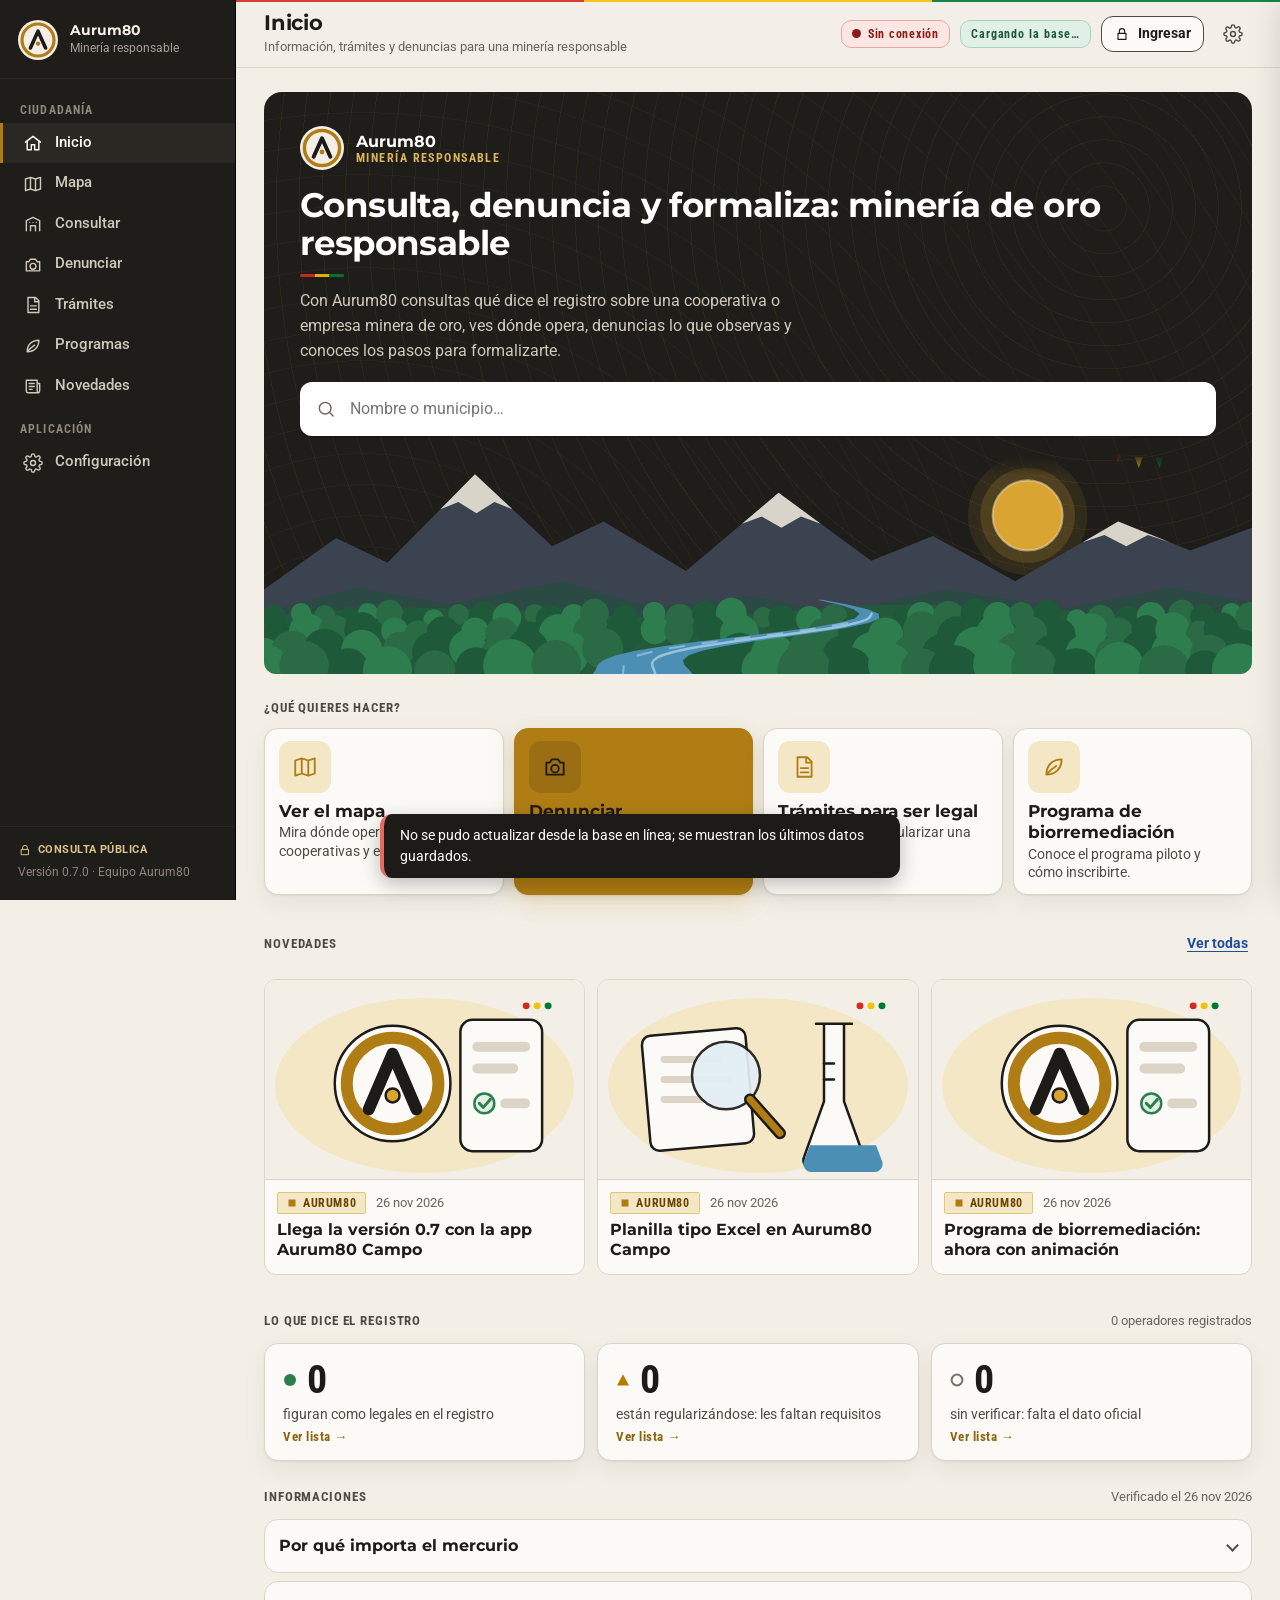
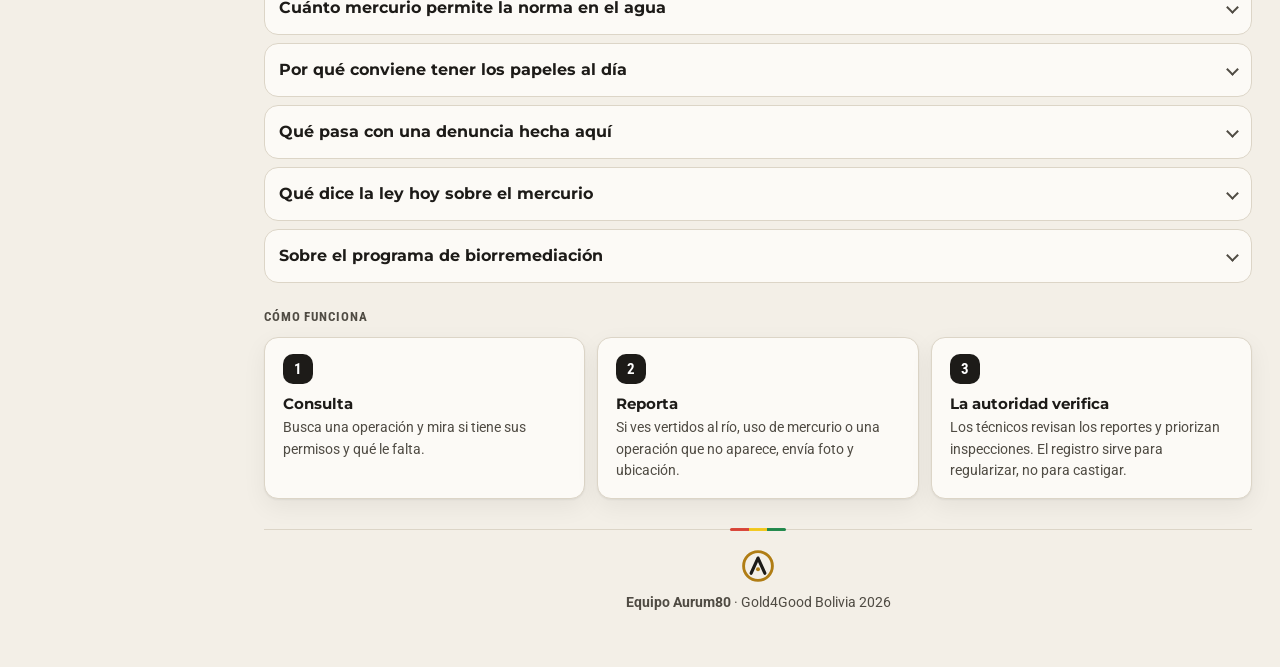
<file: index.html>
<!doctype html>
<html lang="es">
<head>
  <meta charset="utf-8">
  <meta name="viewport" content="width=device-width, initial-scale=1">
  <meta name="theme-color" content="#1F1D1A">
  <meta name="description" content="Información, trámites y denuncias para una minería responsable en Bolivia.">
  <link rel="manifest" href="manifest.webmanifest">
  <link rel="icon" type="image/png" href="icons/favicon-32.png">
  <link rel="apple-touch-icon" href="icons/apple-touch-icon.png">
  <meta name="apple-mobile-web-app-capable" content="yes">
  <meta name="mobile-web-app-capable" content="yes">
  <meta name="apple-mobile-web-app-title" content="Aurum80">
  <meta name="apple-mobile-web-app-status-bar-style" content="black">
  <title>Aurum80 · Minería responsable en Bolivia</title>
  <link rel="stylesheet" href="css/fonts.css">
  <link rel="stylesheet" href="js/vendor/leaflet/leaflet.css">
  <link rel="stylesheet" href="css/base.css">
  <link rel="stylesheet" href="css/components.css">
  <link rel="stylesheet" href="css/public.css">
  <link rel="stylesheet" href="css/acceso.css">
  <link rel="stylesheet" href="css/deteccion.css">
  <link rel="stylesheet" href="css/publico2.css">
  <link rel="stylesheet" href="css/autoridad.css">
  <link rel="stylesheet" href="css/ilustraciones.css">
  <link rel="stylesheet" href="css/animacion.css">
  <link rel="stylesheet" href="css/novedades.css">
  <link rel="stylesheet" href="css/motion.css">
</head>
<body>
  <a class="skip" href="#contenido">Saltar al contenido</a>
  <div id="app" class="app"></div>
  <noscript><p style="padding:24px">Esta aplicación necesita JavaScript.</p></noscript>

  <!-- Librerías (incluidas en el repositorio: funciona sin conexión) -->
  <script src="js/vendor/leaflet/leaflet.js"></script>
  <script src="js/vendor/xlsx.mini.min.js"></script>

  <!-- Configuración y núcleo (el orden importa) -->
  <script src="js/config/config.js"></script>
  <script src="js/core/util.js"></script>
  <script src="js/core/scoring.js"></script>
  <script src="js/core/importer.js"></script>
  <script src="js/core/api.js"></script>
  <script src="js/core/auth.js"></script>
  <script src="js/data/seed.js"></script>
  <script src="js/data/rios.js"></script>
  <script src="js/data/hidro-zona.js"></script>
  <script src="js/data/normativa.js"></script>
  <script src="js/data/novedades.js"></script>
  <script src="js/core/store.js"></script>
  <script src="js/core/ui.js"></script>
  <script src="js/core/charts.js"></script>
  <script src="js/core/basemap.js"></script>
  <script src="js/core/hidro.js"></script>
  <script src="js/core/pwa.js"></script>
  <script src="js/core/motion.js"></script>
  <script src="js/core/app.js"></script>

  <!-- Módulos: cada archivo registra una sección. Para quitar una, borre su línea. -->
  <script src="js/modules/detalle.js"></script>
  <script src="js/modules/inicio.js"></script>
  <script src="js/modules/resumen.js"></script>
  <script src="js/modules/mapa.js"></script>
  <script src="js/modules/operadores.js"></script>
  <script src="js/modules/pasivos.js"></script>
  <script src="js/modules/denuncias.js"></script>
  <script src="js/modules/datos.js"></script>
  <script src="js/modules/registro.js"></script>
  <script src="js/modules/buzon.js"></script>
  <script src="js/modules/deteccion.js"></script>
  <script src="js/modules/tramites.js"></script>
  <script src="js/modules/programas.js"></script>
  <script src="js/modules/novedades.js"></script>
  <script src="js/modules/miestado.js"></script>
  <script src="js/modules/solicitudes.js"></script>
  <script src="js/modules/monitoreo.js"></script>
  <script src="js/modules/riesgos.js"></script>
  <script src="js/modules/muestras.js"></script>
  <script src="js/modules/configuracion.js"></script>
  <script src="js/modules/ingresar.js"></script>
</body>
</html>
</file>
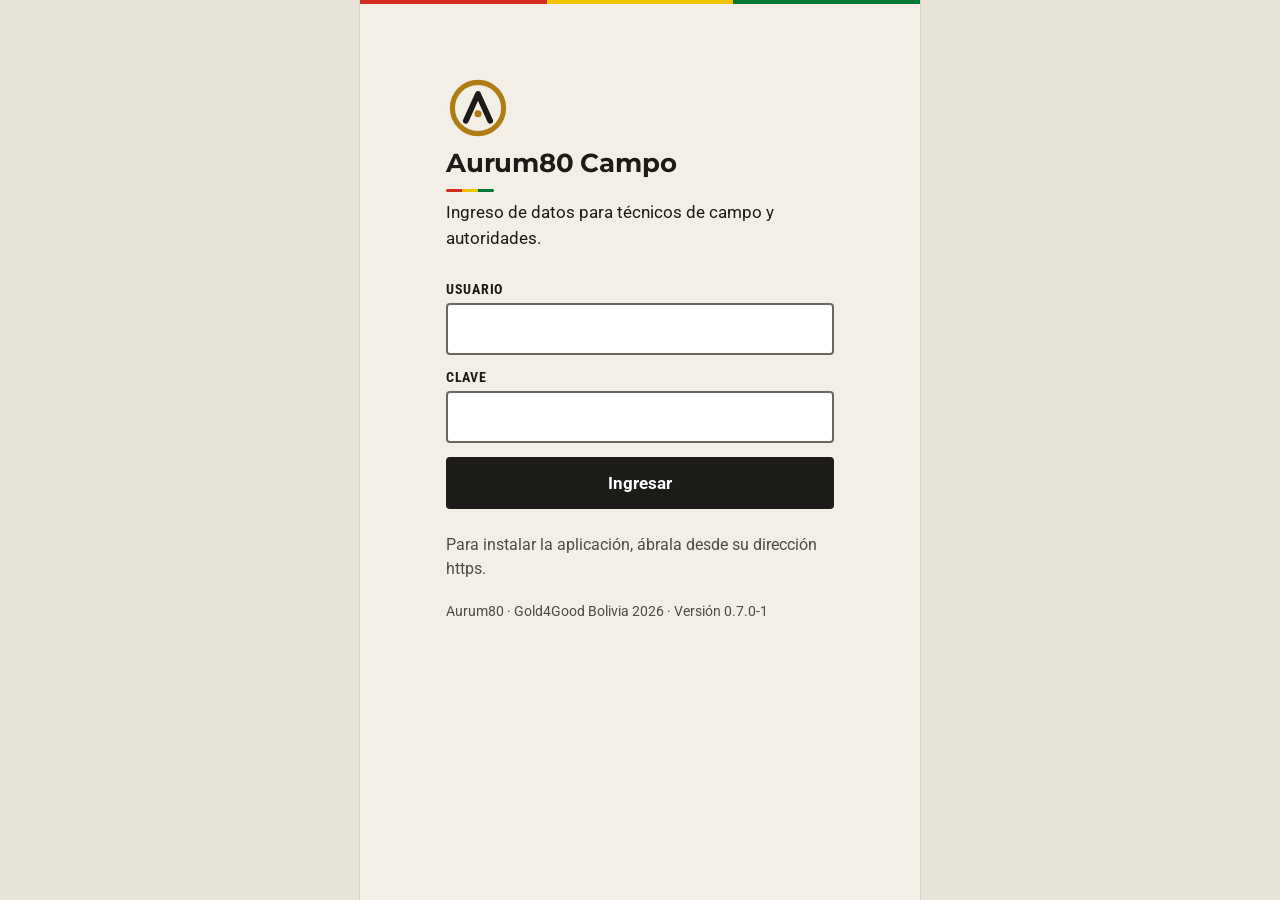
<file: campo/index.html>
<!doctype html>
<html lang="es-BO">
<head>
  <meta charset="utf-8">
  <meta name="viewport" content="width=device-width, initial-scale=1, viewport-fit=cover">
  <title>Aurum80 Campo</title>
  <meta name="description" content="Herramienta de campo de Aurum80 para técnicos: muestras, fichas y ubicación, también sin señal.">
  <meta name="theme-color" content="#1D1B18">
  <link rel="manifest" href="manifest.webmanifest">
  <link rel="icon" type="image/png" href="icons/favicon-32.png">
  <link rel="apple-touch-icon" href="icons/apple-touch-icon.png">
  <meta name="apple-mobile-web-app-capable" content="yes">
  <meta name="mobile-web-app-capable" content="yes">
  <meta name="apple-mobile-web-app-title" content="Aurum80 Campo">
  <meta name="apple-mobile-web-app-status-bar-style" content="black-translucent">
  <link rel="stylesheet" href="../css/fonts.css">
  <link rel="stylesheet" href="../css/base.css">
  <link rel="stylesheet" href="../css/components.css">
  <link rel="stylesheet" href="css/campo.css">
</head>
<body class="campo">
  <a class="skip" href="#c-main">Saltar al contenido</a>
  <div id="c-root" class="c-root">
    <noscript><p class="c-noscript">Esta aplicación necesita JavaScript para funcionar.</p></noscript>
  </div>

  <script src="../js/config/config.js"></script>
  <script src="../js/core/util.js"></script>
  <script src="../js/core/importer.js"></script>
  <script src="../js/core/api.js"></script>
  <script src="../js/core/auth.js"></script>
  <script src="../js/core/ui.js"></script>
  <script src="../js/core/pwa.js"></script>
  <script src="../js/core/hgsense.js"></script>
  <script src="js/campo.js"></script>
  <script src="js/muestra.js"></script>
  <script src="js/fichas.js"></script>
  <script src="js/planilla.js"></script>
  <script src="js/arranque.js"></script>
</body>
</html>
</file>
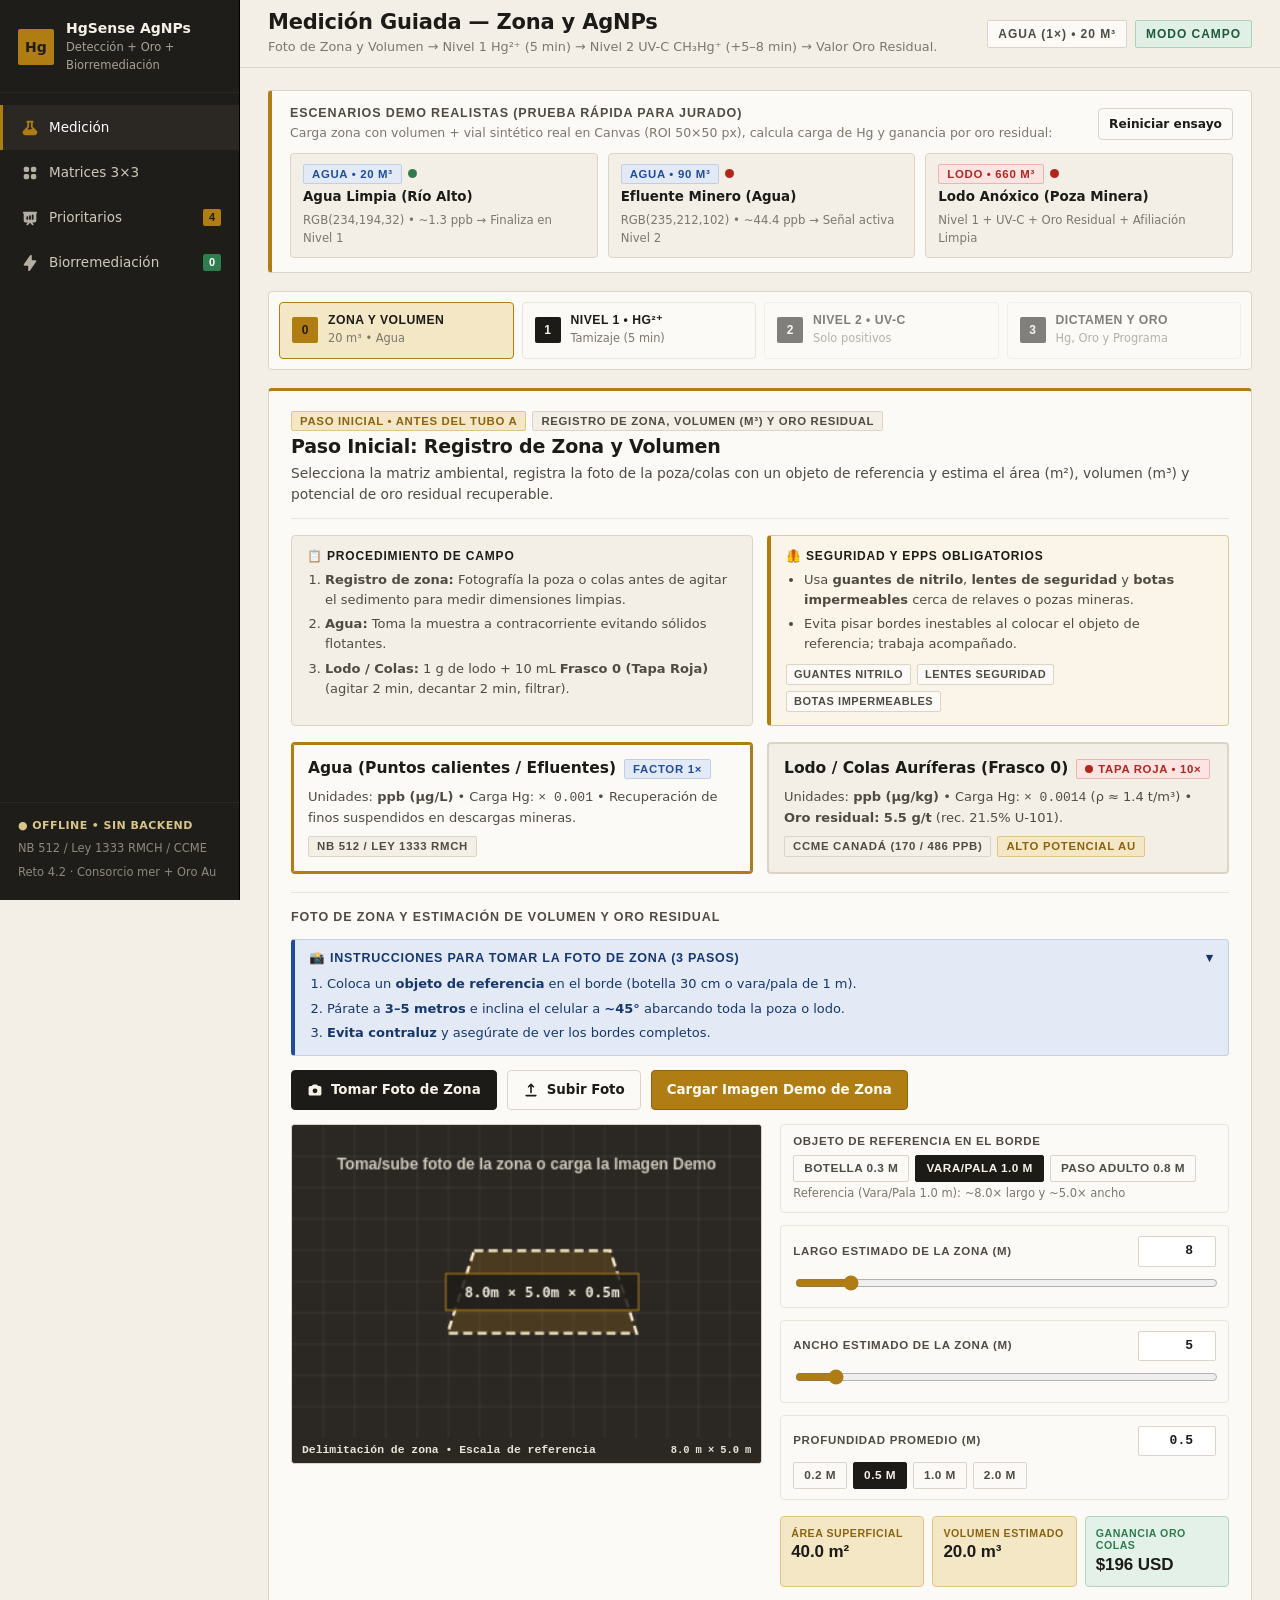
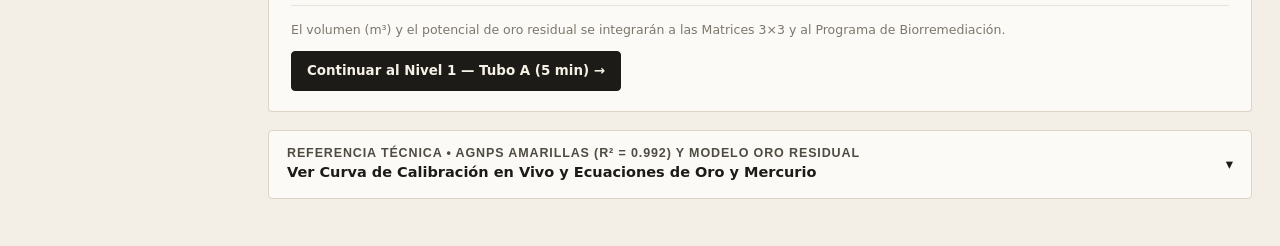
<file: nuevos apuntes/Hg-identificator-main/Hg-identificator-main/index.html>
<!DOCTYPE html>
<html lang="es">
<head>
  <meta charset="UTF-8" />
  <meta name="viewport" content="width=device-width, initial-scale=1.0, viewport-fit=cover" />
  <meta name="theme-color" content="#1F1D1A" />
  <meta name="description" content="HgSense AgNPs — Colorimetría portátil de Hg²⁺ y CH₃Hg⁺, Matriz de Riesgos 3×3, Matriz de Oportunidad de Oro Residual en Colas y Programa de Biorremediación con Tecnologías Limpias (Reto 4.2)." />
  <meta name="apple-mobile-web-app-capable" content="yes" />
  <meta name="apple-mobile-web-app-status-bar-style" content="black-translucent" />
  <meta name="apple-mobile-web-app-title" content="HgSense AgNPs" />
  <title>HgSense AgNPs — Monitoreo, Oro Residual y Biorremediación</title>

  <link rel="icon" type="image/svg+xml" href="data:image/svg+xml,%3Csvg xmlns='http://www.w3.org/2000/svg' viewBox='0 0 64 64'%3E%3Crect width='64' height='64' rx='6' fill='%231F1D1A'/%3E%3Crect x='8' y='8' width='48' height='48' rx='3' fill='%23B07D14'/%3E%3Ctext x='32' y='41' text-anchor='middle' font-family='sans-serif' font-weight='700' font-size='26' fill='%231F1D1A'%3EHg%3C/text%3E%3C/svg%3E" />
  <link rel="manifest" href="data:application/manifest+json,%7B%22name%22%3A%22HgSense%20AgNPs%22%2C%22short_name%22%3A%22HgSense%22%2C%22start_url%22%3A%22.%2F%22%2C%22display%22%3A%22standalone%22%2C%22background_color%22%3A%22%23F3EFE7%22%2C%22theme_color%22%3A%22%231F1D1A%22%7D" />

  <link rel="stylesheet" href="styles.css?v=4" />
</head>
<body>
  <a class="skip" href="#mainContent">Saltar al contenido principal</a>

  <div class="app">
    <!-- ==================== NAVEGACIÓN PRINCIPAL ==================== -->
    <aside class="side" aria-label="Navegación principal">
      <div class="brand">
        <div class="brand__mark" aria-hidden="true">Hg</div>
        <div>
          <div class="brand__name">HgSense AgNPs</div>
          <div class="brand__tag">Detección + Oro + Biorremediación</div>
        </div>
      </div>

      <nav class="nav">
        <a href="#medicion" class="is-active" data-view="measure" id="navMeasure">
          <svg viewBox="0 0 20 20" fill="currentColor" aria-hidden="true"><path fill-rule="evenodd" d="M7 2a1 1 0 00-.707 1.707L7 4.414v3.758a1 1 0 01-.293.707l-4 4C.817 14.769 2.156 18 4.828 18h10.343c2.673 0 4.012-3.231 2.122-5.121l-4-4A1 1 0 0113 8.172V4.414l.707-.707A1 1 0 0013 2H7zm2 6.172V4h2v4.172a3 3 0 00.879 2.12l1.027 1.028a4 4 0 00-2.171.102l-.47.156a4 4 0 01-2.53 0l-.563-.187a1.993 1.993 0 00-.114-.035l1.063-1.063A3 3 0 009 8.172z" clip-rule="evenodd"/></svg>
          <span>Medición</span>
        </a>
        <a href="#matrices" data-view="risks" id="navRisks">
          <svg viewBox="0 0 20 20" fill="currentColor" aria-hidden="true"><path d="M5 3a2 2 0 00-2 2v2a2 2 0 002 2h2a2 2 0 002-2V5a2 2 0 00-2-2H5zM5 11a2 2 0 00-2 2v2a2 2 0 002 2h2a2 2 0 002-2v-2a2 2 0 00-2-2H5zM11 5a2 2 0 012-2h2a2 2 0 012 2v2a2 2 0 01-2 2h-2a2 2 0 01-2-2V5zM11 13a2 2 0 012-2h2a2 2 0 012 2v2a2 2 0 01-2 2h-2a2 2 0 01-2-2v-2z"/></svg>
          <span>Matrices 3×3</span>
        </a>
        <a href="#prioritarios" data-view="priorities" id="navPriorities">
          <svg viewBox="0 0 20 20" fill="currentColor" aria-hidden="true"><path fill-rule="evenodd" d="M3 3a1 1 0 000 2v8a2 2 0 002 2h2.586l-1.293 1.293a1 1 0 101.414 1.414L10 15.414l2.293 2.293a1 1 0 001.414-1.414L12.414 15H15a2 2 0 002-2V5a1 1 0 100-2H3zm11 4a1 1 0 10-2 0v4a1 1 0 102 0V7zm-3 1a1 1 0 10-2 0v3a1 1 0 102 0V8zM8 9a1 1 0 00-2 0v2a1 1 0 102 0V9z" clip-rule="evenodd"/></svg>
          <span>Prioritarios</span>
          <span class="nav-count" id="sitesCountBadge">4</span>
        </a>
        <a href="#biorremediacion" data-view="biorem" id="navBiorem">
          <svg viewBox="0 0 20 20" fill="currentColor" aria-hidden="true"><path fill-rule="evenodd" d="M11.3 1.046A1 1 0 0112 2v5h4a1 1 0 01.82 1.573l-7 10A1 1 0 018 18v-5H4a1 1 0 01-.82-1.573l7-10a1 1 0 011.12-.38z" clip-rule="evenodd"/></svg>
          <span>Biorremediación</span>
          <span class="nav-count nav-count--ok" id="affCountBadge">0</span>
        </a>
      </nav>

      <div class="side__foot">
        <span class="readonly">● Offline • Sin Backend</span>
        <span>NB 512 / Ley 1333 RMCH / CCME</span>
        <span>Reto 4.2 · Consorcio mer + Oro Au</span>
      </div>
    </aside>

    <!-- ==================== ESCENARIO PRINCIPAL ==================== -->
    <div class="stage">
      <header class="topbar">
        <div>
          <h1 id="topbarTitle">Medición Guiada — Zona y AgNPs</h1>
          <p class="topbar__sub" id="topbarSub">Foto de Zona y Volumen → Nivel 1 Hg²⁺ (5 min) → Nivel 2 UV-C CH₃Hg⁺ (+5–8 min) → Valor Oro Residual.</p>
        </div>
        <div class="topbar__right">
          <span class="origin origin--matrix" id="headerMatrixPill">Agua (1×) • 20 m³</span>
          <span class="origin origin--real" id="originBadge">Modo Campo</span>
        </div>
      </header>

      <!-- Pestañas superiores en móvil -->
      <div class="top-tabs" role="tablist" aria-label="Pestañas principales">
        <button type="button" class="is-active" data-view="measure" id="topTabMeasure">Medición</button>
        <button type="button" data-view="risks" id="topTabRisks">Matrices 3×3</button>
        <button type="button" data-view="priorities" id="topTabPriorities">Prioritarios</button>
        <button type="button" data-view="biorem" id="topTabBiorem">Biorrem.</button>
      </div>

      <main class="main" id="mainContent">

        <!-- ================================================================
             PESTAÑA 1: MEDICIÓN (ZONA/VOLUMEN + NIVEL 1 + NIVEL 2 + DICTAMEN)
             ================================================================ -->
        <section id="viewMeasure" class="view is-active">

          <!-- Barra de Escenarios Demo (Modo Jurado) -->
          <section class="demo-strip" aria-label="Escenarios Demo Realistas">
            <div class="demo-strip__top">
              <div>
                <h3>Escenarios Demo Realistas (Prueba Rápida para Jurado)</h3>
                <p class="small muted" style="margin:2px 0 0">Carga zona con volumen + vial sintético real en Canvas (ROI 50×50 px), calcula carga de Hg y ganancia por oro residual:</p>
              </div>
              <button type="button" class="btn btn--sm" id="btnResetSession">Reiniciar ensayo</button>
            </div>
            <div class="demo-grid">
              <button type="button" class="demo-btn" data-demo="clean_water">
                <div class="demo-btn__head">
                  <span class="tag tag--blue">Agua • 20 m³</span>
                  <span class="sem-dot sem-dot--ok" title="Verde"></span>
                </div>
                <strong>Agua Limpia (Río Alto)</strong>
                <small>RGB(234,194,32) • ~1.3 ppb → Finaliza en Nivel 1</small>
              </button>

              <button type="button" class="demo-btn" data-demo="mine_effluent">
                <div class="demo-btn__head">
                  <span class="tag tag--blue">Agua • 90 m³</span>
                  <span class="sem-dot sem-dot--bad" title="Rojo"></span>
                </div>
                <strong>Efluente Minero (Agua)</strong>
                <small>RGB(235,212,102) • ~44.4 ppb → Señal activa Nivel 2</small>
              </button>

              <button type="button" class="demo-btn" data-demo="anoxic_sludge">
                <div class="demo-btn__head">
                  <span class="tag tag--cap-red">Lodo • 660 m³</span>
                  <span class="sem-dot sem-dot--bad" title="Rojo"></span>
                </div>
                <strong>Lodo Anóxico (Poza Minera)</strong>
                <small>Nivel 1 + UV-C + Oro Residual + Afiliación Limpia</small>
              </button>
            </div>
          </section>

          <!-- Stepper de 4 Pasos -->
          <nav class="stepper" aria-label="Pasos de medición">
            <button type="button" class="step-tab is-current" data-step="0" id="stepTab0">
              <span class="step-tab__num">0</span>
              <span class="step-tab__text">
                <strong>Zona y Volumen</strong>
                <small id="stepTab0Sub">Foto + m³ + Matriz</small>
              </span>
            </button>
            <button type="button" class="step-tab" data-step="1" id="stepTab1">
              <span class="step-tab__num">1</span>
              <span class="step-tab__text">
                <strong>Nivel 1 • Hg²⁺</strong>
                <small>Tamizaje (5 min)</small>
              </span>
            </button>
            <button type="button" class="step-tab" data-step="2" id="stepTab2" disabled>
              <span class="step-tab__num">2</span>
              <span class="step-tab__text">
                <strong>Nivel 2 • UV-C</strong>
                <small id="stepTab2Sub">Solo positivos</small>
              </span>
            </button>
            <button type="button" class="step-tab" data-step="3" id="stepTab3" disabled>
              <span class="step-tab__num">3</span>
              <span class="step-tab__text">
                <strong>Dictamen y Oro</strong>
                <small>Hg, Oro y Programa</small>
              </span>
            </button>
          </nav>

          <!-- SEÑAL DE ACTIVACIÓN NIVEL 2 -->
          <div class="level2-signal-banner hidden" id="level2SignalBanner" role="alert" aria-live="assertive">
            <div class="signal-left">
              <span class="signal-beacon" aria-hidden="true"></span>
              <div>
                <span class="signal-kicker" id="signalKicker">SEÑAL DE ACTIVACIÓN — NIVEL 2 HABILITADO</span>
                <p id="signalText"></p>
              </div>
            </div>
            <button type="button" class="btn btn--bad" id="btnSignalGoLevel2">
              Activar Nivel 2 (UV-C 254 nm) →
            </button>
          </div>

          <!-- ==================== PASO INICIAL: MATRIZ + FOTO DE ZONA Y VOLUMEN ==================== -->
          <article class="panel panel--accent" id="stepPanel0">
            <div class="panel__head">
              <div class="panel__title-group">
                <div class="badge-row">
                  <span class="tag tag--gold">Paso Inicial • Antes del Tubo A</span>
                  <span class="tag">Registro de Zona, Volumen (m³) y Oro Residual</span>
                </div>
                <h2>Paso Inicial: Registro de Zona y Volumen</h2>
                <p class="panel__lead">Selecciona la matriz ambiental, registra la foto de la poza/colas con un objeto de referencia y estima el área (m²), volumen (m³) y potencial de oro residual recuperable.</p>
              </div>
            </div>

            <div class="guidance-grid">
              <div class="guide-box">
                <div class="guide-box__title">📋 Procedimiento de Campo</div>
                <ol class="guide-list">
                  <li><strong>Registro de zona:</strong> Fotografía la poza o colas antes de agitar el sedimento para medir dimensiones limpias.</li>
                  <li><strong>Agua:</strong> Toma la muestra a contracorriente evitando sólidos flotantes.</li>
                  <li><strong>Lodo / Colas:</strong> 1 g de lodo + 10 mL <strong>Frasco 0 (Tapa Roja)</strong> (agitar 2 min, decantar 2 min, filtrar).</li>
                </ol>
              </div>
              <div class="guide-box guide-box--safety">
                <div class="guide-box__title">🦺 Seguridad y EPPs Obligatorios</div>
                <ul class="guide-list">
                  <li>Usa <strong>guantes de nitrilo</strong>, <strong>lentes de seguridad</strong> y <strong>botas impermeables</strong> cerca de relaves o pozas mineras.</li>
                  <li>Evita pisar bordes inestables al colocar el objeto de referencia; trabaja acompañado.</li>
                </ul>
                <div class="epp-chips">
                  <span class="epp-chip">Guantes Nitrilo</span>
                  <span class="epp-chip">Lentes Seguridad</span>
                  <span class="epp-chip">Botas Impermeables</span>
                </div>
              </div>
            </div>

            <!-- Selector de Matriz -->
            <div class="matrix-grid" role="radiogroup" aria-label="Tipo de matriz">
              <button type="button" class="matrix-card is-selected" data-matrix="water" id="btnMatrixWater" role="radio" aria-checked="true">
                <div class="matrix-card__head">
                  <span class="matrix-card__title">Agua (Puntos calientes / Efluentes)</span>
                  <span class="tag tag--blue">Factor 1×</span>
                </div>
                <p>Unidades: <strong>ppb (µg/L)</strong> • Carga Hg: <code>× 0.001</code> • Recuperación de finos suspendidos en descargas mineras.</p>
                <div class="badge-row">
                  <span class="tag">NB 512 / Ley 1333 RMCH</span>
                </div>
              </button>

              <button type="button" class="matrix-card" data-matrix="sludge" id="btnMatrixSludge" role="radio" aria-checked="false">
                <div class="matrix-card__head">
                  <span class="matrix-card__title">Lodo / Colas Auríferas (Frasco 0)</span>
                  <span class="tag tag--cap-red"><span class="cap-dot cap-dot--red"></span>Tapa Roja • 10×</span>
                </div>
                <p>Unidades: <strong>ppb (µg/kg)</strong> • Carga Hg: <code>× 0.0014</code> (ρ ≈ 1.4 t/m³) • <strong>Oro residual: 5.5 g/t</strong> (rec. 21.5% U-101).</p>
                <div class="badge-row">
                  <span class="tag">CCME Canadá (170 / 486 ppb)</span>
                  <span class="tag tag--gold">Alto Potencial Au</span>
                </div>
              </button>
            </div>

            <div class="sludge-protocol hidden" id="sludgeReminder" role="note">
              <strong>Protocolo Frasco 0 — Tapa Roja (Factor 10×)</strong>
              1 g de lodo + 10 mL Frasco 0 (agitar 2 min, decantar 2 min, filtrar).
            </div>

            <!-- BLOQUE FOTO DE ZONA Y CÁLCULO DE VOLUMEN -->
            <div class="zone-section">
              <h3>Foto de Zona y Estimación de Volumen y Oro Residual</h3>

              <details class="photo-guide-details" open>
                <summary>
                  <span>📸 Instrucciones para tomar la foto de zona (3 pasos)</span>
                  <span>▾</span>
                </summary>
                <ol>
                  <li>Coloca un <strong>objeto de referencia</strong> en el borde (botella 30 cm o vara/pala de 1 m).</li>
                  <li>Párate a <strong>3–5 metros</strong> e inclina el celular a <strong>~45°</strong> abarcando toda la poza o lodo.</li>
                  <li><strong>Evita contraluz</strong> y asegúrate de ver los bordes completos.</li>
                </ol>
              </details>

              <div class="capture-row">
                <label class="btn btn--primary">
                  <svg viewBox="0 0 20 20" fill="currentColor" aria-hidden="true"><path fill-rule="evenodd" d="M4 5a2 2 0 00-2 2v8a2 2 0 002 2h12a2 2 0 002-2V7a2 2 0 00-2-2h-1.586a1 1 0 01-.707-.293l-1.121-1.121A2 2 0 0011.172 3H8.828a2 2 0 00-1.414.586L6.293 4.707A1 1 0 015.586 5H4zm6 9a3 3 0 100-6 3 3 0 000 6z" clip-rule="evenodd"/></svg>
                  <span>Tomar Foto de Zona</span>
                  <input type="file" accept="image/*" capture="environment" id="cameraZoneInput" hidden />
                </label>

                <label class="btn">
                  <svg viewBox="0 0 20 20" fill="currentColor" aria-hidden="true"><path fill-rule="evenodd" d="M3 17a1 1 0 011-1h12a1 1 0 110 2H4a1 1 0 01-1-1zM6.293 6.707a1 1 0 010-1.414l3-3a1 1 0 011.414 0l3 3a1 1 0 01-1.414 1.414L11 5.414V13a1 1 0 11-2 0V5.414L7.707 6.707a1 1 0 01-1.414 0z" clip-rule="evenodd"/></svg>
                  <span>Subir Foto</span>
                  <input type="file" accept="image/*" id="uploadZoneInput" hidden />
                </label>

                <button type="button" class="btn btn--gold" id="btnLoadDemoZone">
                  Cargar Imagen Demo de Zona
                </button>
              </div>

              <div class="analysis-split">
                <div class="canvas-frame">
                  <canvas id="canvasZone" width="360" height="240" aria-label="Lienzo interactivo de zona y volumen"></canvas>
                  <div class="canvas-bar">
                    <span id="zoneCanvasCaption">Delimitación de zona • Escala de referencia</span>
                    <span class="mono" id="zoneCanvasDimLabel">8.0 m × 5.0 m</span>
                  </div>
                </div>

                <div class="zone-controls">
                  <div class="slider-group">
                    <div class="slider-head">
                      <label>Objeto de Referencia en el Borde</label>
                    </div>
                    <div class="ref-pills" role="group" aria-label="Objeto de referencia">
                      <button type="button" class="chip-btn" data-ref="0.3" data-ref-name="Botella 0.3 m">Botella 0.3 m</button>
                      <button type="button" class="chip-btn is-active" data-ref="1.0" data-ref-name="Vara/Pala 1.0 m">Vara/Pala 1.0 m</button>
                      <button type="button" class="chip-btn" data-ref="0.8" data-ref-name="Paso adulto 0.8 m">Paso adulto 0.8 m</button>
                    </div>
                    <div class="slider-hint" id="refEquivalenceHint">Equivalencia: ~8.0 varas de largo × ~5.0 varas de ancho</div>
                  </div>

                  <div class="slider-group">
                    <div class="slider-head">
                      <label for="zoneLengthRange">Largo estimado de la zona (m)</label>
                      <input type="number" class="num-inline" id="zoneLengthNum" min="0.5" max="200" step="0.5" value="8" aria-label="Largo en metros" />
                    </div>
                    <input type="range" class="range-input" id="zoneLengthRange" min="1" max="60" step="0.5" value="8" />
                  </div>

                  <div class="slider-group">
                    <div class="slider-head">
                      <label for="zoneWidthRange">Ancho estimado de la zona (m)</label>
                      <input type="number" class="num-inline" id="zoneWidthNum" min="0.5" max="200" step="0.5" value="5" aria-label="Ancho en metros" />
                    </div>
                    <input type="range" class="range-input" id="zoneWidthRange" min="1" max="50" step="0.5" value="5" />
                  </div>

                  <div class="slider-group">
                    <div class="slider-head">
                      <label for="zoneDepthManual">Profundidad promedio (m)</label>
                      <input type="number" class="num-inline" id="zoneDepthManual" min="0.05" max="20" step="0.1" value="0.5" aria-label="Profundidad en metros" />
                    </div>
                    <div class="depth-pills" role="group" aria-label="Profundidad rápida">
                      <button type="button" class="chip-btn" data-depth="0.2">0.2 m</button>
                      <button type="button" class="chip-btn is-active" data-depth="0.5">0.5 m</button>
                      <button type="button" class="chip-btn" data-depth="1.0">1.0 m</button>
                      <button type="button" class="chip-btn" data-depth="2.0">2.0 m</button>
                    </div>
                  </div>

                  <!-- Resultados en tiempo real: Área, Volumen y Ganancia Estimada de Oro Residual -->
                  <div class="volume-kpis">
                    <div class="vol-kpi">
                      <span>Área Superficial</span>
                      <strong class="mono" id="zoneAreaOut">40.0 m²</strong>
                    </div>
                    <div class="vol-kpi">
                      <span>Volumen Estimado</span>
                      <strong class="mono" id="zoneVolumeOut">20.0 m³</strong>
                    </div>
                    <div class="vol-kpi vol-kpi--ok">
                      <span>Ganancia Oro Colas</span>
                      <strong class="mono" id="zoneGoldPreviewOut">$196 USD</strong>
                    </div>
                  </div>
                </div>
              </div>
            </div>

            <div class="step-footer">
              <span class="small muted">El volumen (m³) y el potencial de oro residual se integrarán a las Matrices 3×3 y al Programa de Biorremediación.</span>
              <button type="button" class="btn btn--primary" id="btnGoStep1">Continuar al Nivel 1 — Tubo A (5 min) →</button>
            </div>
          </article>

          <!-- ==================== NIVEL 1: TAMIZAJE RÁPIDO (TUBO A) ==================== -->
          <article class="panel panel--level1 hidden" id="stepPanel1">
            <div class="panel__head">
              <div class="panel__title-group">
                <div class="badge-row">
                  <span class="tag tag--gold">Nivel 1 • 100% de las muestras • 5 min</span>
                  <span class="tag tag--cap-yellow"><span class="cap-dot cap-dot--yellow"></span>Tubo A • Tapa Amarilla</span>
                </div>
                <h2>Nivel 1 — Tamizaje Rápido de Mercurio Inorgánico (Hg²⁺)</h2>
                <p class="panel__lead">
                  Cuantificación de Hg²⁺ en agua y mercurio móvil en lodos/sedimentos.
                  <strong>Si el resultado es Verde (&lt; 5 ppb en agua / &lt; 50 ppb en lodo), la prueba finaliza ahorrando tiempo y reactivos.</strong>
                </p>
              </div>
            </div>

            <div class="guidance-grid">
              <div class="guide-box">
                <div class="guide-box__title">🧪 Procedimiento — Tubo A (5 min)</div>
                <ol class="guide-list">
                  <li>Dosifique la alícuota filtrada en el <strong>Tubo A (Tapa Amarilla)</strong> con AgNPs amarillas.</li>
                  <li>Cierre, agite suavemente y espere <strong>5 minutos</strong>.</li>
                  <li>Fotografíe frente a fondo blanco con luz difusa centrando el líquido en la <strong>ROI 50×50 px</strong>.</li>
                </ol>
              </div>
              <div class="guide-box guide-box--safety">
                <div class="guide-box__title">🦺 Seguridad y Cuidado de Muestra</div>
                <ul class="guide-list">
                  <li>Use <strong>guantes de nitrilo y lentes de seguridad</strong>; evite derrames y reflejos directos.</li>
                  <li><strong>Cero vertido:</strong> deposite el tubo usado en la bolsa sellada de residuos peligrosos del kit.</li>
                </ul>
                <div class="epp-chips">
                  <span class="epp-chip">Guantes Nitrilo</span>
                  <span class="epp-chip">Lentes Seguridad</span>
                  <span class="epp-chip">Residuos Peligrosos</span>
                </div>
              </div>
            </div>

            <div class="capture-row">
              <label class="btn btn--primary">
                <svg viewBox="0 0 20 20" fill="currentColor" aria-hidden="true"><path fill-rule="evenodd" d="M4 5a2 2 0 00-2 2v8a2 2 0 002 2h12a2 2 0 002-2V7a2 2 0 00-2-2h-1.586a1 1 0 01-.707-.293l-1.121-1.121A2 2 0 0011.172 3H8.828a2 2 0 00-1.414.586L6.293 4.707A1 1 0 015.586 5H4zm6 9a3 3 0 100-6 3 3 0 000 6z" clip-rule="evenodd"/></svg>
                <span>Tomar Foto — Tubo A</span>
                <input type="file" accept="image/*" capture="environment" id="cameraInputA" hidden />
              </label>

              <label class="btn">
                <svg viewBox="0 0 20 20" fill="currentColor" aria-hidden="true"><path fill-rule="evenodd" d="M3 17a1 1 0 011-1h12a1 1 0 110 2H4a1 1 0 01-1-1zM6.293 6.707a1 1 0 010-1.414l3-3a1 1 0 011.414 0l3 3a1 1 0 01-1.414 1.414L11 5.414V13a1 1 0 11-2 0V5.414L7.707 6.707a1 1 0 01-1.414 0z" clip-rule="evenodd"/></svg>
                <span>Subir Imagen</span>
                <input type="file" accept="image/*" id="uploadInputA" hidden />
              </label>
            </div>

            <div class="analysis-split">
              <div class="canvas-frame">
                <canvas id="canvasA" width="320" height="220" aria-label="Lienzo de análisis ROI Tubo A"></canvas>
                <div class="canvas-bar">
                  <span class="roi-indicator">ROI 50×50 px • Toca para ajustar</span>
                  <button type="button" class="btn btn--sm hidden" id="centerRoiA">Centrar</button>
                </div>
              </div>

              <div>
                <div class="telemetry-empty" id="telemetryEmptyA">
                  Esperando captura del <strong>Tubo A (Nivel 1)</strong>.<br />
                  Toma una foto, sube una imagen o usa un Escenario Demo arriba.
                </div>
                <div class="telemetry-box hidden" id="telemetryA">
                  <div class="swatch-compare">
                    <div class="swatch-item">
                      <span class="swatch-chip" style="background:rgb(235,195,30)"></span>
                      <div><small>Blanco AgNPs</small><strong class="mono">S = 87.2%</strong></div>
                    </div>
                    <span class="muted">→</span>
                    <div class="swatch-item">
                      <span class="swatch-chip" id="swatchA"></span>
                      <div><small>ROI Tubo A</small><strong class="mono" id="rgbTextA">—</strong></div>
                    </div>
                  </div>
                  <div class="metrics-grid">
                    <div class="metric-cell"><span>HSV (H / S / V)</span><strong class="mono" id="hsvTextA">—</strong></div>
                    <div class="metric-cell"><span>Razón B/R</span><strong class="mono" id="brTextA">—</strong></div>
                    <div class="metric-cell"><span>ΔS (87.2 − S)</span><strong class="mono" id="deltaSTextA">—</strong></div>
                    <div class="metric-cell metric-cell--primary"><span id="concLabelA">Hg²⁺ (ppb)</span><strong class="mono" id="concTextA">—</strong></div>
                  </div>
                </div>
              </div>
            </div>

            <div class="gate-box hidden" id="level1GateBanner" role="status">
              <div>
                <strong id="gateTitle"></strong>
                <p id="gateDesc"></p>
              </div>
              <div class="badge-row" id="gateActions"></div>
            </div>

            <div class="step-footer">
              <button type="button" class="btn" id="btnBackStep0">← Volver a Zona y Volumen</button>
              <div class="badge-row">
                <button type="button" class="btn hidden" id="btnUnlockLevel2">Desbloquear Nivel 2 manualmente</button>
                <button type="button" class="btn btn--primary hidden" id="btnNextFromLevel1">Continuar →</button>
              </div>
            </div>
          </article>

          <!-- ==================== NIVEL 2: ESPECIACIÓN UV-C ==================== -->
          <article class="panel panel--level2 is-locked hidden" id="stepPanel2">
            <div class="panel__head">
              <div class="panel__title-group">
                <div class="badge-row">
                  <span class="tag tag--cap-purple">Nivel 2 • Solo positivos Amarillo/Rojo • +5 a 8 min</span>
                  <span class="tag tag--cap-purple"><span class="cap-dot cap-dot--purple"></span>Tubo B • UV-C 254 nm</span>
                  <span class="tag tag--cap-orange"><span class="cap-dot cap-dot--orange"></span>Tubo C • Tapa Naranja</span>
                </div>
                <h2>Nivel 2 — Especiación de Metilmercurio (CH₃Hg⁺)</h2>
                <p class="panel__lead">Se activa la cámara UV-C (254 nm) principalmente en lodos y sedimentos anóxicos (50 a 500+ ppb).</p>
              </div>
            </div>

            <div class="rigor-note" role="note">
              <strong>Nota de rigor técnico:</strong> En agua de río abierta el CH₃Hg⁺ suele estar en partes por trillón (<strong>0.001 a 0.02 ppb</strong>), por debajo del límite de detección portátil; por ello, en agua el kit actúa como <strong>alerta temprana de descargas de Hg²⁺</strong> y en lodos identifica <strong>focos activos de metilación</strong>.
            </div>

            <div class="guidance-grid">
              <div class="guide-box">
                <div class="guide-box__title">⚡ Procedimiento — Foto-oxidación UV-C (+5–8 min)</div>
                <ol class="guide-list">
                  <li>Transfiera una alícuota filtrada al <strong>Tubo B (Tapa Morada)</strong>.</li>
                  <li>Irradie en la <strong>cámara UV-C (254 nm) cerrada</strong> durante 5 a 8 minutos (CH₃Hg⁺ → Hg²⁺).</li>
                  <li>Transfiera al <strong>Tubo C (Tapa Naranja con AgNPs)</strong> y fotografíe para calcular <code>CH₃Hg⁺ = max(0, Hg_total − Hg²⁺)</code>.</li>
                </ol>
              </div>
              <div class="guide-box guide-box--uvc-danger">
                <div class="guide-box__title">☢️ Seguridad Radiación UV-C y EPP</div>
                <ul class="guide-list">
                  <li><strong>¡PELIGRO UV-C 254 nm!</strong> Nunca mire la lámpara ni abra la cámara encendida.</li>
                  <li>Use <strong>lentes con filtro UV</strong> y <strong>guantes de nitrilo</strong> (absorción dérmica de CH₃Hg⁺).</li>
                </ul>
                <div class="epp-chips">
                  <span class="epp-chip">Lentes Filtro UV</span>
                  <span class="epp-chip">Guantes Nitrilo</span>
                  <span class="epp-chip">Cámara Cerrada</span>
                </div>
              </div>
            </div>

            <div class="level2-interactive" id="level2Body">
              <div class="capture-row">
                <label class="btn btn--orange">
                  <svg viewBox="0 0 20 20" fill="currentColor" aria-hidden="true"><path fill-rule="evenodd" d="M4 5a2 2 0 00-2 2v8a2 2 0 002 2h12a2 2 0 002-2V7a2 2 0 00-2-2h-1.586a1 1 0 01-.707-.293l-1.121-1.121A2 2 0 0011.172 3H8.828a2 2 0 00-1.414.586L6.293 4.707A1 1 0 015.586 5H4zm6 9a3 3 0 100-6 3 3 0 000 6z" clip-rule="evenodd"/></svg>
                  <span>Tomar Foto — Tubo C (Post UV-C)</span>
                  <input type="file" accept="image/*" capture="environment" id="cameraInputC" hidden />
                </label>

                <label class="btn">
                  <svg viewBox="0 0 20 20" fill="currentColor" aria-hidden="true"><path fill-rule="evenodd" d="M3 17a1 1 0 011-1h12a1 1 0 110 2H4a1 1 0 01-1-1zM6.293 6.707a1 1 0 010-1.414l3-3a1 1 0 011.414 0l3 3a1 1 0 01-1.414 1.414L11 5.414V13a1 1 0 11-2 0V5.414L7.707 6.707a1 1 0 01-1.414 0z" clip-rule="evenodd"/></svg>
                  <span>Subir Imagen</span>
                  <input type="file" accept="image/*" id="uploadInputC" hidden />
                </label>
              </div>

              <div class="analysis-split">
                <div class="canvas-frame">
                  <canvas id="canvasC" width="320" height="220" aria-label="Lienzo de análisis ROI Tubo C"></canvas>
                  <div class="canvas-bar">
                    <span class="roi-indicator">ROI 50×50 px • Toca para ajustar</span>
                    <button type="button" class="btn btn--sm hidden" id="centerRoiC">Centrar</button>
                  </div>
                </div>

                <div>
                  <div class="telemetry-empty" id="telemetryEmptyC">Esperando lectura del <strong>Tubo C (Post UV-C 254 nm)</strong>.</div>
                  <div class="telemetry-box hidden" id="telemetryC">
                    <div class="swatch-compare">
                      <div class="swatch-item">
                        <span class="swatch-chip" style="background:rgb(235,195,30)"></span>
                        <div><small>Blanco AgNPs</small><strong class="mono">S = 87.2%</strong></div>
                      </div>
                      <span class="muted">→</span>
                      <div class="swatch-item">
                        <span class="swatch-chip" id="swatchC"></span>
                        <div><small>ROI Tubo C</small><strong class="mono" id="rgbTextC">—</strong></div>
                      </div>
                    </div>
                    <div class="metrics-grid">
                      <div class="metric-cell"><span>HSV (H / S / V)</span><strong class="mono" id="hsvTextC">—</strong></div>
                      <div class="metric-cell"><span>Razón B/R</span><strong class="mono" id="brTextC">—</strong></div>
                      <div class="metric-cell"><span>ΔS (87.2 − S)</span><strong class="mono" id="deltaSTextC">—</strong></div>
                      <div class="metric-cell metric-cell--primary"><span id="concLabelC">Hg Total (ppb)</span><strong class="mono" id="concTextC">—</strong></div>
                    </div>
                  </div>
                </div>
              </div>
            </div>

            <div class="step-footer">
              <button type="button" class="btn" id="btnBackStep1">← Volver al Nivel 1</button>
              <button type="button" class="btn btn--primary" id="btnGoStep3">Ver Dictamen, Carga Hg y Oro Residual →</button>
            </div>
          </article>

          <!-- ==================== PASO 3: DICTAMEN, CARGA Hg, ORO RESIDUAL Y AFILIACIÓN ==================== -->
          <article class="panel panel--accent hidden" id="stepPanel3" aria-live="polite">
            <div class="panel__head">
              <div class="panel__title-group">
                <div class="badge-row">
                  <span class="tag tag--gold">Paso 3 • Dictamen Integral y Oportunidad</span>
                  <span class="tag" id="resultLevelBadge">Nivel 1</span>
                </div>
                <h2 id="resultTitle">Dictamen Normativo y Oportunidad de Oro Residual</h2>
              </div>
            </div>

            <!-- Semáforo -->
            <div class="semaphore-card semaphore-card--ok" id="semaphoreBanner">
              <div>
                <span class="semaphore-pill" id="semaphoreBadge">VERDE</span>
                <p class="semaphore-text" id="semaphoreMessage"></p>
                <small class="semaphore-norm" id="semaphoreNormRef"></small>
              </div>
              <div class="traffic-lights" aria-label="Indicador semáforo">
                <span class="bulb bulb--bad" id="bulbRed"></span>
                <span class="bulb bulb--mid" id="bulbYellow"></span>
                <span class="bulb bulb--ok" id="bulbGreen"></span>
              </div>
            </div>

            <!-- KPIs de Concentración -->
            <div class="kpi-row">
              <div class="kpi">
                <span class="kpi__label">Hg²⁺ Inorgánico (Nivel 1)</span>
                <strong class="kpi__val mono" id="kpiHg2">—</strong>
                <span class="kpi__unit" id="kpiUnit1">ppb (µg/L)</span>
              </div>
              <div class="kpi">
                <span class="kpi__label">Hg Total (Post UV-C)</span>
                <strong class="kpi__val mono" id="kpiHgTotal">—</strong>
                <span class="kpi__unit" id="kpiUnit2">ppb (µg/L)</span>
              </div>
              <div class="kpi kpi--methyl">
                <span class="kpi__label">CH₃Hg⁺ Metilmercurio</span>
                <strong class="kpi__val mono" id="kpiMethyl">—</strong>
                <span class="kpi__unit" id="kpiUnit3">ppb (µg/L)</span>
              </div>
            </div>

            <!-- KPIs de Volumen, Carga Total de Hg (g) y Ganancia Estimada de Oro Residual (USD) -->
            <div class="kpi-row">
              <div class="kpi">
                <span class="kpi__label">Volumen y Masa de Colas</span>
                <strong class="kpi__val mono" id="kpiVolume">—</strong>
                <span class="kpi__unit" id="kpiAreaSub">Área: — m²</span>
              </div>
              <div class="kpi kpi--bad">
                <span class="kpi__label">Carga Total Estimada de Hg</span>
                <strong class="kpi__val mono" id="kpiHgMass">—</strong>
                <span class="kpi__unit" id="kpiMassFormula">Vol × Conc × 0.001</span>
              </div>
              <div class="kpi kpi--gold">
                <span class="kpi__label">Ganancia Neta Oro Residual (U-101)</span>
                <strong class="kpi__val mono" id="kpiGoldGain">—</strong>
                <span class="kpi__unit" id="kpiGoldGrams">Oro recuperable: — g Au</span>
              </div>
            </div>

            <!-- Barra de Especiación -->
            <div class="speciation-box hidden" id="speciationBarWrap">
              <div class="speciation-head">
                <span>Fracción de Especies sobre Mercurio Total</span>
                <span class="mono" id="speciationPctLabel">—</span>
              </div>
              <div class="speciation-track">
                <div class="spec-inorg" id="barInorganic" style="width:50%"></div>
                <div class="spec-methyl" id="barMethyl" style="width:50%"></div>
              </div>
              <div class="speciation-legend">
                <span><span class="cap-dot cap-dot--yellow"></span> Hg²⁺ Inorgánico</span>
                <span><span class="cap-dot cap-dot--purple"></span> CH₃Hg⁺ Metilmercurio (UV-C)</span>
              </div>
            </div>

            <!-- OPCIÓN EXTRA AUTOMÁTICA DE AFILIACIÓN AL PROGRAMA DE BIORREMEDIACIÓN (Solo si Riesgo es Considerable / Alto / Rojo / Amarillo) -->
            <div class="affiliation-cta-card hidden" id="resultAffiliationCard" role="region" aria-label="Afiliación al programa de biorremediación">
              <div>
                <div class="badge-row">
                  <span class="tag tag--bad">Riesgo Considerable / Alto Detectado</span>
                  <span class="tag tag--gold">Tecnologías Limpias • Reto 4.2</span>
                </div>
                <div class="affiliation-cta-card__title">Afilia este sitio al Programa de Biorremediación y Rescate de Oro Residual</div>
                <p id="resultAffiliationText">
                  El oro residual recuperable en las colas mediante separación gravimétrica U-101 (21.5% en &lt; 100 μm) permite financiar la limpieza biológica del mercurio (SBR + Piedra Pómez + Cinabrio HgS) sin químicos tóxicos.
                </p>
              </div>
              <button type="button" class="btn btn--gold" id="btnAffiliateFromResult">
                ⚡ Afiliar y ver Ruta de Biorremediación →
              </button>
            </div>

            <!-- Seguridad de Cierre -->
            <div class="guide-box guide-box--safety" style="margin-top:14px">
              <div class="guide-box__title">🦺 Cierre Seguro y Cadena de Custodia</div>
              <ul class="guide-list">
                <li><strong>Positivos (Amarillo/Rojo):</strong> Conserve contra-muestra refrigerada (4 °C) para envío a laboratorio acreditado (<strong>CV-AAS / ICP-MS</strong>).</li>
                <li>Deposite todos los viales en el contenedor de residuos peligrosos y lávese las manos tras retirar los guantes.</li>
              </ul>
            </div>

            <!-- Guardar -->
            <form class="save-form" id="saveMeasurementForm">
              <div class="field">
                <label for="inputLocation">Ubicación / Cuenca / Punto de Muestreo</label>
                <input type="text" id="inputLocation" placeholder="Ej. Río Mapiri — Sector Cooperativa" required maxlength="80" />
              </div>
              <div class="field">
                <label for="inputNotes">Observaciones de Campo (opcional)</label>
                <input type="text" id="inputNotes" placeholder="Ej. Poza anóxica oscura, colas de amalgamación" maxlength="120" />
              </div>
              <div class="field field--full">
                <button type="submit" class="btn btn--ok">
                  <svg viewBox="0 0 20 20" fill="currentColor" aria-hidden="true"><path d="M7.707 10.293a1 1 0 10-1.414 1.414l3 3a1 1 0 001.414 0l3-3a1 1 0 00-1.414-1.414L11 11.586V6h5a2 2 0 012 2v7a2 2 0 01-2 2H4a2 2 0 01-2-2V8a2 2 0 012-2h5v5.586l-1.293-1.293zM9 4a1 1 0 012 0v2H9V4z"/></svg>
                  <span>Guardar Sitio en Matrices 3×3 y Prioritarios</span>
                </button>
              </div>
            </form>

            <div class="step-footer">
              <button type="button" class="btn" id="btnBackFromResult">← Revisar medición</button>
              <div class="badge-row">
                <button type="button" class="btn" id="btnJumpToMatrix">Ver en Matrices 3×3</button>
                <button type="button" class="btn btn--gold" id="btnNewMeasurement">Nueva muestra</button>
              </div>
            </div>
          </article>

          <!-- Curva de Calibración SVG desplegable -->
          <details class="calib-details">
            <summary>
              <div>
                <h3>Referencia Técnica • AgNPs Amarillas (R² = 0.992) y Modelo Oro Residual</h3>
                <strong style="font-size:14.5px">Ver Curva de Calibración en Vivo y Ecuaciones de Oro y Mercurio</strong>
              </div>
              <span>▾</span>
            </summary>
            <div class="calib-body grid grid--scatter">
              <div class="chart-box">
                <svg id="calibrationChart" viewBox="0 0 360 190" role="img" aria-label="Curva de calibración lineal ΔS versus concentración de Hg"></svg>
              </div>
              <div class="eq-card mono">
                <div><strong>Blanco AgNPs:</strong> RGB(235, 195, 30) → S = 87.2%</div>
                <div><strong>ΔS</strong> = max(0, 87.2 − S<sub>muestra</sub>)</div>
                <div><strong>C<sub>final</sub></strong> = ΔS × 1.45 × f<sub>matriz</sub> (1 Agua | 10 Lodo)</div>
                <div><strong>Carga Hg (g):</strong> Vol × Conc × 0.001 (Agua) | × 0.0014 (Lodo)</div>
                <div><strong>Oro Colas (g Au):</strong> Toneladas × 5.5 g/t × 21.5% (U-101)</div>
                <div><strong>Ganancia Neta Limpia:</strong> Oro (g) × $85/g × 65% margen neto</div>
              </div>
            </div>
          </details>
        </section>

        <!-- ================================================================
             PESTAÑA 2: MATRICES 3×3 (RIESGO AMBIENTAL + OPORTUNIDAD DE INVERSIÓN ORO)
             ================================================================ -->
        <section id="viewRisks" class="view">
          <!-- KPIs Globales de Cuenca (SIN costo de remediación, CON Oro Residual y Ganancia) -->
          <div class="portfolio-kpis" id="riskPortfolioKpis"></div>

          <div class="risk-layout">
            <!-- Panel Dual de Matrices 3×3 -->
            <article class="panel panel--accent">
              <div class="panel__head">
                <div class="panel__title-group">
                  <h3>Evaluación Dual: Riesgo Ambiental y Rentabilidad Limpia</h3>
                  <h2 id="activeMatrixHeading">Matriz de Riesgos 3×3 (Severidad vs. Volumen)</h2>
                  <p class="panel__lead" id="activeMatrixSub">Alterna entre la Matriz de Riesgos Hg y la Matriz de Oportunidad de Inversión en Oro Residual de Colas.</p>
                </div>
                <div class="matrix-switcher" role="tablist" aria-label="Seleccionar matriz 3 por 3">
                  <button type="button" class="is-active" data-matrix-mode="risk" id="btnModeRiskMatrix">1. Matriz de Riesgos</button>
                  <button type="button" data-matrix-mode="gold" id="btnModeGoldMatrix">2. Oportunidad Oro Colas</button>
                </div>
              </div>

              <!-- SUB-MATRIZ 1: RIESGO AMBIENTAL 3x3 -->
              <div id="blockRiskMatrix">
                <div class="risk-matrix-wrap">
                  <div class="axis-y-col" aria-label="Eje Y Severidad">
                    <div class="axis-y-label"><strong>Alta</strong><small>Rojo o CH₃Hg⁺</small></div>
                    <div class="axis-y-label"><strong>Media</strong><small>Amarillo (Alerta)</small></div>
                    <div class="axis-y-label"><strong>Baja</strong><small>Verde (Seguro)</small></div>
                  </div>
                  <div class="risk-grid-3x3" id="riskMatrixGrid" role="grid" aria-label="Matriz de riesgos 3 por 3"></div>
                </div>
                <div class="axis-x-row">
                  <div></div>
                  <div class="axis-x-labels">
                    <div><strong>Pequeño</strong><small>&lt; 50 m³</small></div>
                    <div><strong>Mediano</strong><small>50 – 500 m³</small></div>
                    <div><strong>Grande</strong><small>&gt; 500 m³</small></div>
                  </div>
                </div>
                <div class="risk-legend">
                  <span class="legend-swatch"><i style="background:var(--ok-soft);border-color:var(--ok)"></i> Bajo</span>
                  <span class="legend-swatch"><i style="background:var(--mid-soft);border-color:var(--mid)"></i> Moderado</span>
                  <span class="legend-swatch"><i style="background:var(--high-soft);border-color:var(--high)"></i> Alto</span>
                  <span class="legend-swatch"><i style="background:var(--bad-soft);border-color:var(--bad)"></i> Crítico</span>
                </div>
              </div>

              <!-- SUB-MATRIZ 2: OPORTUNIDAD DE INVERSIÓN Y GANANCIA DE ORO RESIDUAL EN COLAS 3x3 -->
              <div id="blockGoldMatrix" class="hidden">
                <div class="risk-matrix-wrap">
                  <div class="axis-y-col" aria-label="Eje Y Ganancia Estimada Oro Residual">
                    <div class="axis-y-label"><strong>Alta Ganancia</strong><small>&gt; $25,000 USD</small></div>
                    <div class="axis-y-label"><strong>Media</strong><small>$2,000 – $25,000</small></div>
                    <div class="axis-y-label"><strong>Baja</strong><small>&lt; $2,000 USD</small></div>
                  </div>
                  <div class="risk-grid-3x3" id="goldMatrixGrid" role="grid" aria-label="Matriz de oportunidad de inversión en oro residual 3 por 3"></div>
                </div>
                <div class="axis-x-row">
                  <div></div>
                  <div class="axis-x-labels">
                    <div><strong>Riesgo Bajo</strong><small>Control / Verde</small></div>
                    <div><strong>Riesgo Moderado</strong><small>Alerta / Amarillo</small></div>
                    <div><strong>Alto / Crítico</strong><small>Rojo o CH₃Hg⁺</small></div>
                  </div>
                </div>
                <div class="risk-legend">
                  <span class="legend-swatch"><i style="background:#F5E3B3;border-color:var(--gold)"></i> Inversión Estrella (Autofinanciada)</span>
                  <span class="legend-swatch"><i style="background:var(--ok-soft);border-color:var(--ok)"></i> Alta Oportunidad Limpia</span>
                  <span class="legend-swatch"><i style="background:var(--blue-soft);border-color:var(--blue)"></i> Cofinanciamiento Verde</span>
                  <span class="legend-swatch"><i style="background:var(--paper);border-color:var(--line)"></i> Monitoreo Base</span>
                </div>
              </div>
            </article>

            <!-- Panel de Detalle Interactivo + Botón Afiliación -->
            <aside class="risk-detail-panel" id="riskDetailPanel" aria-live="polite">
              <h3>Detalle de Sitio / Cuadrante</h3>
              <h2 style="margin-top:4px">Selecciona un sitio en la matriz</h2>
              <p class="small muted" style="margin-top:6px">Al tocar un pin o celda verás el volumen (m³), carga total de Hg (g), oro residual rescatable (g Au), ganancia neta estimada (USD) y la opción de afiliación a biorremediación.</p>
            </aside>
          </div>
        </section>

        <!-- ================================================================
             PESTAÑA 3: PRIORITARIOS (RANKING Y OPORTUNIDAD EN ORO RESIDUAL)
             ================================================================ -->
        <section id="viewPriorities" class="view">
          <article class="panel panel--accent">
            <div class="toolbar">
              <div>
                <h3>Índice de Prioridad 0–100 (45% Hg Total • 30% CH₃Hg⁺ • 25% Volumen)</h3>
                <h2>Ranking de Sitios Prioritarios y Ganancia en Oro Residual</h2>
              </div>
              <div class="badge-row">
                <button type="button" class="btn btn--sm" id="btnRestoreDemoHistory">Restaurar demo Bolivia</button>
                <button type="button" class="btn btn--primary" id="btnExportPriorityCsv">
                  <svg viewBox="0 0 20 20" fill="currentColor" aria-hidden="true"><path fill-rule="evenodd" d="M3 17a1 1 0 011-1h12a1 1 0 110 2H4a1 1 0 01-1-1zm3.293-7.707a1 1 0 011.414 0L9 10.586V3a1 1 0 112 0v7.586l1.293-1.293a1 1 0 111.414 1.414l-3 3a1 1 0 01-1.414 0l-3-3a1 1 0 010-1.414z" clip-rule="evenodd"/></svg>
                  <span>Exportar Reporte Completo CSV</span>
                </button>
              </div>
            </div>

            <div class="portfolio-kpis" id="prioritySummaryKpis" style="margin-top:14px"></div>

            <div class="filter-group" style="margin-top:14px" role="group" aria-label="Filtrar sitios prioritarios">
              <button type="button" class="filter-btn is-active" data-filter="all">Todos</button>
              <button type="button" class="filter-btn" data-filter="critical">Crítico / Alto</button>
              <button type="button" class="filter-btn" data-filter="water">Agua</button>
              <button type="button" class="filter-btn" data-filter="sludge">Lodo / Colas</button>
            </div>
          </article>

          <div id="priorityList" class="priority-list"></div>
        </section>

        <!-- ================================================================
             PESTAÑA 4: PROGRAMA DE BIORREMEDIACIÓN Y TECNOLOGÍAS LIMPIAS (RETO 4.2)
             ================================================================ -->
        <section id="viewBiorem" class="view">

          <!-- Banner Institucional Reto 4.2 -->
          <div class="alert-banner" role="region" aria-label="Directriz técnica de biorremediación">
            <div class="alert-banner__icon">!</div>
            <div>
              <h2 class="alert-banner__title">
                Si tus relaves presentan niveles altos o considerables de mercurio detectados, afíliate y sigue esta ruta de biorremediación con tecnologías limpias:
              </h2>
              <p class="alert-banner__sub">
                Secuencia integrada de recuperación gravimétrica de oro fino (<span class="mono">U-101</span>, 19.8–22.7% en &lt; 100 μm de 5.5 g/t), biorreactor híbrido con piedra pómez/EPS (<span class="mono">R-101</span>, 97–99% retención y 80–90% reacción en lodos) y fijación gas-sólido en azufre (<span class="mono">T-101</span>, &gt; 99% cinabrio HgS).
              </p>
            </div>
          </div>

          <!-- Panel de Afiliación al Programa de Biorremediación -->
          <article class="affiliation-panel" id="affiliationPanel">
            <div class="panel__head">
              <div class="panel__title-group">
                <div class="badge-row">
                  <span class="tag tag--gold">Programa de Tecnologías Limpias • Reto 4.2</span>
                  <span class="tag tag--ok" id="affActiveSiteTag">Sitio listo para afiliar</span>
                </div>
                <h2>Afiliación al Programa de Biorremediación y Rescate de Oro</h2>
                <p class="panel__lead">Registra un sitio con riesgo considerable/alto para acceder al paquete técnico U-101 + SBR + Trampa de Azufre financiado con la recuperación del oro residual en las colas.</p>
              </div>
            </div>

            <form class="save-form" id="affiliationForm" style="margin-top:0;padding-top:0;border-top:0">
              <div class="field">
                <label for="affSiteSelect">Sitio Evaluado (Riesgo Considerable / Alto)</label>
                <select id="affSiteSelect"></select>
              </div>
              <div class="field">
                <label for="affCoopName">Cooperativa / Comunidad / Operador</label>
                <input type="text" id="affCoopName" placeholder="Ej. Cooperativa Aurífera Mapiri Ltda." required maxlength="80" />
              </div>
              <div class="field">
                <label for="affContact">Teléfono / WhatsApp de Contacto</label>
                <input type="text" id="affContact" placeholder="Ej. +591 7XXXXXXX" required maxlength="40" />
              </div>
              <div class="field">
                <label for="affEmail">Correo Electrónico</label>
                <input type="email" id="affEmail" placeholder="Ej. cooperativa@ejemplo.com" required maxlength="100" />
              </div>
              <div class="field field--full">
                <button type="submit" class="btn btn--gold">
                  ✓ Confirmar Pre-Afiliación al Programa de Biorremediación
                </button>
              </div>
            </form>

            <!-- Lista de sitios ya afiliados -->
            <div id="affiliatedListWrap" class="hidden" style="margin-top:14px;padding-top:12px;border-top:1px solid var(--line-2)">
              <h3>Solicitudes de Afiliación Registradas (localStorage)</h3>
              <div class="affiliated-list" id="affiliatedList"></div>
            </div>
          </article>

          <!-- Selector de Vista: Guía Visual vs Simulador PFD (después del formulario de afiliación) -->
          <div class="toolbar">
            <div>
              <h3>Ruta Técnica del Programa (Reto 4.2)</h3>
            </div>
            <div class="bio-subtabs" role="tablist" aria-label="Secciones de biorremediación">
              <button type="button" class="bio-subtab is-active" data-bio-sub="sencilla" id="btnBioSubSencilla">1. Guía Visual (4 Pasos)</button>
              <button type="button" class="bio-subtab" data-bio-sub="tecnica" id="btnBioSubTecnica">2. Simulador PFD &amp; Balance</button>
            </div>
          </div>

          <!-- ===== SUB-VISTA BIO 1: GUÍA VISUAL DINÁMICA (4 PASOS + COMPARADOR) ===== -->
          <div id="bioSubSencilla" class="view is-active">
            <div class="card">
              <div class="card__head">
                <div>
                  <h3>Recorrido Explicativo Paso a Paso</h3>
                  <h2 style="margin-top:4px;">De colas contaminadas con mercurio a oro recuperado, agua limpia y cinabrio</h2>
                </div>
                <button type="button" id="btn-friendly-tour" class="btn btn--gold">
                  <span id="friendly-tour-icon">&#9654;</span>
                  <span id="friendly-tour-text">Reproducir recorrido automático</span>
                </button>
              </div>

              <div class="steps-4" id="friendly-steps">
                <button type="button" class="step-card is-active" data-fstep="0">
                  <span class="step-card__num">Paso 1 · Rescate de Oro Fino</span>
                  <span class="step-card__title">Recuperamos oro y colamos arenas</span>
                  <span class="step-card__hint">Rescata 19.8–22.7% de Au (&lt; 100 μm) de 5.5 g/t</span>
                </button>
                <button type="button" class="step-card" data-fstep="1">
                  <span class="step-card__num">Paso 2 · Escudo Natural</span>
                  <span class="step-card__title">La piedra pómez + EPS retiene el Hg</span>
                  <span class="step-card__hint">Retención global de 97–99% sin intoxicar bacterias</span>
                </button>
                <button type="button" class="step-card" data-fstep="2">
                  <span class="step-card__num">Paso 3 · Limpieza Biológica</span>
                  <span class="step-card__title">Bacterias expulsan el Hg en lodos</span>
                  <span class="step-card__hint">Eficiencia real de 80–90% en matriz de relave</span>
                </button>
                <button type="button" class="step-card" data-fstep="3">
                  <span class="step-card__num">Paso 4 · Fijación Segura</span>
                  <span class="step-card__title">El azufre lo vuelve piedra estable</span>
                  <span class="step-card__hint">Captura &gt; 99% del vapor como cinabrio (HgS)</span>
                </button>
              </div>

              <div class="friendly-box">
                <div class="svg-frame">
                  <svg id="friendly-svg" viewBox="0 0 560 280" width="100%" xmlns="http://www.w3.org/2000/svg" role="img" aria-label="Ilustración animada de los 4 pasos de biorremediación">
                    <defs>
                      <marker id="f-arr-ink" viewBox="0 0 10 10" refX="7" refY="5" markerWidth="6" markerHeight="6" orient="auto"><path d="M 0 1.5 L 9 5 L 0 8.5 z" fill="#1D1B18"/></marker>
                      <marker id="f-arr-blue" viewBox="0 0 10 10" refX="7" refY="5" markerWidth="6" markerHeight="6" orient="auto"><path d="M 0 1.5 L 9 5 L 0 8.5 z" fill="#1F4E9C"/></marker>
                      <marker id="f-arr-gold" viewBox="0 0 10 10" refX="7" refY="5" markerWidth="6" markerHeight="6" orient="auto"><path d="M 0 1.5 L 9 5 L 0 8.5 z" fill="#B07D14"/></marker>
                      <marker id="f-arr-ok" viewBox="0 0 10 10" refX="7" refY="5" markerWidth="6" markerHeight="6" orient="auto"><path d="M 0 1.5 L 9 5 L 0 8.5 z" fill="#2E7D4F"/></marker>
                    </defs>
                    <rect width="560" height="280" fill="#F7F4EC"/>
                    <line x1="16" y1="242" x2="544" y2="242" stroke="#DCD5C7" stroke-width="1.5"/>

                    <g id="f-group-1">
                      <polygon points="36,95 112,95 112,150 74,185 36,150" fill="#FCFAF6" stroke="#1D1B18" stroke-width="2"/>
                      <line x1="42" y1="138" x2="106" y2="138" stroke="#B07D14" stroke-width="2.5" stroke-dasharray="4 3"/>
                      <text x="74" y="118" font-family="Roboto Condensed, sans-serif" font-weight="700" font-size="11" fill="#1D1B18" text-anchor="middle">SEPARADOR</text>
                      <text x="74" y="131" font-family="monospace" font-size="9" fill="#4F4B43" text-anchor="middle">Au: 5.5 g/t</text>
                      <path id="f-pipe-sand" d="M 74 185 L 74 222" stroke="#B07D14" stroke-width="2.5" marker-end="url(#f-arr-gold)" class="pipe-flow"/>
                      <text x="74" y="235" font-family="Roboto Condensed, sans-serif" font-weight="700" font-size="9.5" fill="#8A6410" text-anchor="middle">Oro fino 21.5%</text>
                    </g>

                    <path id="f-pipe-1to2" d="M 112 125 L 166 125" stroke="#1F4E9C" stroke-width="3" marker-end="url(#f-arr-blue)" class="pipe-flow"/>

                    <g id="f-group-2">
                      <path d="M 172 92 Q 280 54 388 92 Z" fill="#E3EAF6" stroke="#1F4E9C" stroke-width="2"/>
                      <text x="280" y="83" font-family="Roboto Condensed, sans-serif" font-weight="700" font-size="10" fill="#1F4E9C" text-anchor="middle">TECHO CERRADO (NO ESCAPA VAPOR)</text>
                      <rect x="172" y="92" width="216" height="130" fill="#FCFAF6" stroke="#1D1B18" stroke-width="2"/>
                      <rect x="174" y="112" width="212" height="108" fill="#E3EAF6" opacity="0.75"/>
                      <line x1="174" y1="112" x2="386" y2="112" stroke="#1F4E9C" stroke-width="1.5"/>
                      <g id="f-bubbles">
                        <circle cx="204" cy="200" r="3" fill="#1F4E9C"><animate attributeName="cy" values="205;116" dur="1.5s" repeatCount="indefinite"/><animate attributeName="opacity" values="0.9;0" dur="1.5s" repeatCount="indefinite"/></circle>
                        <circle cx="215" cy="190" r="2.5" fill="#1F4E9C"><animate attributeName="cy" values="200;118" dur="1.2s" repeatCount="indefinite"/><animate attributeName="opacity" values="0.9;0" dur="1.2s" repeatCount="indefinite"/></circle>
                      </g>
                      <g id="f-pumice">
                        <rect x="234" y="132" width="42" height="54" rx="3" fill="#F3E7C6" stroke="#B07D14" stroke-width="2"/>
                        <rect x="288" y="132" width="42" height="54" rx="3" fill="#F3E7C6" stroke="#B07D14" stroke-width="2"/>
                        <circle cx="248" cy="150" r="4" fill="#B07D14"/><circle cx="262" cy="166" r="4.5" fill="#8A6410"/>
                        <circle cx="302" cy="152" r="4.5" fill="#8A6410"/><circle cx="316" cy="168" r="4" fill="#B07D14"/>
                        <text x="282" y="199" font-family="Roboto Condensed, sans-serif" font-weight="700" font-size="10.5" fill="#8A6410" text-anchor="middle">Pómez + EPS (97–99% Hg)</text>
                      </g>
                      <g id="f-bacteria">
                        <ellipse cx="206" cy="160" rx="9" ry="5" fill="#2E7D4F"/>
                        <ellipse cx="354" cy="152" rx="9" ry="5" fill="#2E7D4F"/>
                        <ellipse cx="352" cy="176" rx="9" ry="5" fill="#2E7D4F"/>
                        <text x="280" y="215" font-family="Roboto Condensed, sans-serif" font-weight="700" font-size="10" fill="#2E7D4F" text-anchor="middle">Bacterias en lodos (80–90% ef.) + Aire</text>
                      </g>
                    </g>

                    <path id="f-pipe-vapor" d="M 280 68 L 280 28 L 468 28 L 468 78" fill="none" stroke="#B3261E" stroke-width="2.5" marker-end="url(#f-arr-ink)" class="pipe-flow"/>
                    <text x="374" y="21" font-family="Roboto Condensed, sans-serif" font-weight="700" font-size="10" fill="#B3261E" text-anchor="middle">Vapor de mercurio conducido</text>

                    <g id="f-group-3">
                      <rect x="434" y="84" width="68" height="138" rx="4" fill="#FCFAF6" stroke="#1D1B18" stroke-width="2"/>
                      <rect x="440" y="96" width="56" height="72" fill="#F3E7C6"/>
                      <rect x="440" y="168" width="56" height="46" fill="#B3261E" opacity="0.88"/>
                      <text x="468" y="132" font-family="Roboto Condensed, sans-serif" font-weight="700" font-size="10.5" fill="#1D1B18" text-anchor="middle">AZUFRE</text>
                      <text x="468" y="144" font-family="Roboto Condensed, sans-serif" font-size="9.5" fill="#4F4B43" text-anchor="middle">Agrícola</text>
                      <text x="468" y="193" font-family="Roboto Condensed, sans-serif" font-weight="700" font-size="10.5" fill="#FFFFFF" text-anchor="middle">CINABRIO</text>
                      <text x="468" y="205" font-family="monospace" font-size="9" fill="#FBE3E0" text-anchor="middle">Piedra HgS</text>
                    </g>

                    <path id="f-pipe-clean" d="M 388 145 L 424 145" stroke="#2E7D4F" stroke-width="3" marker-end="url(#f-arr-ok)" class="pipe-flow"/>
                    <text x="406" y="136" font-family="Roboto Condensed, sans-serif" font-weight="700" font-size="9.5" fill="#2E7D4F" text-anchor="middle">&lt; 5 ppb</text>
                  </svg>
                </div>

                <div class="friendly-explain">
                  <span id="f-step-tag" class="tag tag--gold">Paso 1 de 4 · Recuperación gravimétrica previa</span>
                  <h2 id="f-step-title" style="margin-top:8px;">Rescatamos oro fino (5.5 g/t) y colamos arenas gruesas</h2>
                  <p id="f-step-desc" style="margin-top:8px;"></p>
                  <div id="f-step-analogy" class="friendly-analogy"></div>
                </div>
              </div>
            </div>

            <!-- Comparador Crudo vs Tratado -->
            <div class="card">
              <div class="card__head">
                <div>
                  <h3>Impacto Ambiental y Recuperación Económica</h3>
                  <h2 style="margin-top:4px;">Comparador Visual: Relave Crudo vs. Agua Tratada + Oro Rescatado</h2>
                </div>
                <button type="button" id="btnGoBioTech" class="btn btn--blue">Abrir Simulador PFD y Balance &rarr;</button>
              </div>

              <div class="comp-toggle">
                <button type="button" id="comp-btn-raw" class="comp-choice is-active">
                  <span class="tag tag--bad">Antes del tratamiento · Peligro Crítico</span>
                  <div style="font:700 15px/1.3 var(--f-serif); margin-top:6px;">Relave Aurífero Sin Tratar (10,000 ppb Hg)</div>
                  <div class="small muted">Pulpa contaminada con 10 mg/L de mercurio y 5.5 g/t de oro perdido</div>
                </button>
                <button type="button" id="comp-btn-clean" class="comp-choice">
                  <span class="tag tag--ok">Después del tren U-101 + SBR + Azufre</span>
                  <div style="font:700 15px/1.3 var(--f-serif); margin-top:6px;">Agua Segura (&lt; 5 ppb) + Oro Fino + Cinabrio HgS</div>
                  <div class="small muted">Cumple semáforo verde ambiental y rescata ~1.18 g Au/t</div>
                </button>
              </div>

              <div class="grid grid--2">
                <div class="card--paper">
                  <div class="meter-row" style="margin-top:0;">
                    <div class="meter-head">
                      <strong>Mercurio disuelto en matriz agua</strong>
                      <span id="comp-water-val" class="mono" style="color:var(--bad); font-weight:700;">10,000 ppb (Rojo &gt; 20 ppb)</span>
                    </div>
                    <div class="meter-track"><div id="comp-water-bar" class="meter-fill" style="width:100%; background:var(--bad);"></div></div>
                    <p id="comp-water-note" class="small muted" style="margin:6px 0 0;"></p>
                  </div>
                </div>
                <div class="card--paper">
                  <div class="meter-row" style="margin-top:0;">
                    <div class="meter-head">
                      <strong>Valor rescatado y mercurio inmovilizado</strong>
                      <span id="comp-safe-val" class="mono" style="color:var(--ink-3); font-weight:700;">0% oro rescatado · 0% HgS</span>
                    </div>
                    <div class="meter-track"><div id="comp-safe-bar" class="meter-fill" style="width:0%; background:var(--ok);"></div></div>
                    <p id="comp-safe-note" class="small muted" style="margin:6px 0 0;"></p>
                  </div>
                </div>
              </div>
            </div>
          </div>

          <!-- ===== SUB-VISTA BIO 2: RUTA TÉCNICA PFD, 5 FASES SBR Y BALANCE GLOBAL ===== -->
          <div id="bioSubTecnica" class="view">
            <!-- Control de las 5 Fases del Ciclo SBR -->
            <div class="card">
              <div class="card__head">
                <div>
                  <h3>Secuencia Operativa del Biorreactor R-101</h3>
                  <h2 style="margin-top:4px;">Control Interactivo de las 5 Etapas del Ciclo SBR</h2>
                </div>
                <button type="button" id="btn-sbr-tour" class="btn btn--blue">
                  <span id="sbr-tour-icon">&#9654;</span>
                  <span id="sbr-tour-label">Simular Ciclo Automático</span>
                </button>
              </div>

              <div class="phases-5" id="sbr-phase-buttons">
                <button type="button" class="phase-btn is-active" data-phase="0"><div class="phase-btn__kicker"><span>Fase 01</span><span>20&rarr;100%</span></div><div class="phase-btn__name">1. Alimentación</div><div class="phase-btn__sub">Llenado + C/N + Langmuir</div></button>
                <button type="button" class="phase-btn" data-phase="1"><div class="phase-btn__kicker"><span>Fase 02</span><span>Venturi ON</span></div><div class="phase-btn__name">2. Reacción Aeróbica</div><div class="phase-btn__sub">MerB/MerA &rarr; Hg⁰ &rarr; S</div></button>
                <button type="button" class="phase-btn" data-phase="2"><div class="phase-btn__kicker"><span>Fase 03</span><span>Venturi OFF</span></div><div class="phase-btn__name">3. Decantación</div><div class="phase-btn__sub">Sedimentación en calma</div></button>
                <button type="button" class="phase-btn" data-phase="3"><div class="phase-btn__kicker"><span>Fase 04</span><span>100&rarr;20%</span></div><div class="phase-btn__name">4. Vaciado</div><div class="phase-btn__sub">Descarga 80% agua limpia</div></button>
                <button type="button" class="phase-btn" data-phase="4"><div class="phase-btn__kicker"><span>Fase 05</span><span>Purga Lodo</span></div><div class="phase-btn__name">5. Reposo</div><div class="phase-btn__sub">Control biomasa &le; 2.5 g/L</div></button>
              </div>

              <div class="phase-status">
                <div style="max-width:740px;">
                  <div style="display:flex; align-items:center; gap:8px; flex-wrap:wrap; margin-bottom:4px;">
                    <span id="phase-badge" class="tag tag--blue">Fase 1 de 5</span>
                    <strong id="phase-title" style="font-family:var(--f-serif); font-size:15px;"></strong>
                  </div>
                  <p id="phase-desc" class="small" style="color:var(--ink-2); margin:0;"></p>
                </div>
                <div style="display:flex; flex-direction:column; gap:6px; flex:none;">
                  <span id="phase-chip-1" class="tag tag--gold">Venturi: Mezcla Suave</span>
                  <span id="phase-chip-2" class="tag tag--ok">Cinética: Adsorción Langmuir</span>
                </div>
              </div>
            </div>

            <!-- Diagrama PFD SVG + Inspector de Equipos -->
            <div class="grid grid--scatter">
              <div class="card">
                <div class="card__head">
                  <div>
                    <h3>Esquema de Proceso (PFD)</h3>
                    <h2 style="margin-top:4px;">Planta Integrada U-101 &rarr; R-101 &rarr; T-101</h2>
                  </div>
                  <div class="badge-row">
                    <span class="tag tag--blue">Pulpa</span>
                    <span class="tag tag--ok">Agua Limpia</span>
                    <span class="tag tag--bad">Vapor Hg⁰</span>
                    <span class="tag tag--gold">Oro / S⁰</span>
                  </div>
                </div>

                <div class="svg-frame">
                  <svg id="pfd-svg" viewBox="0 0 1000 470" width="100%" xmlns="http://www.w3.org/2000/svg" role="img" aria-label="Diagrama de Flujo de Proceso PFD Interactivo">
                    <defs>
                      <marker id="m-blue" viewBox="0 0 10 10" refX="7" refY="5" markerWidth="6" markerHeight="6" orient="auto-start-reverse"><path d="M 0 1.5 L 9 5 L 0 8.5 z" fill="#1F4E9C"/></marker>
                      <marker id="m-ok" viewBox="0 0 10 10" refX="7" refY="5" markerWidth="6" markerHeight="6" orient="auto-start-reverse"><path d="M 0 1.5 L 9 5 L 0 8.5 z" fill="#2E7D4F"/></marker>
                      <marker id="m-gold" viewBox="0 0 10 10" refX="7" refY="5" markerWidth="6" markerHeight="6" orient="auto-start-reverse"><path d="M 0 1.5 L 9 5 L 0 8.5 z" fill="#B07D14"/></marker>
                      <marker id="m-bad" viewBox="0 0 10 10" refX="7" refY="5" markerWidth="6" markerHeight="6" orient="auto-start-reverse"><path d="M 0 1.5 L 9 5 L 0 8.5 z" fill="#B3261E"/></marker>
                      <clipPath id="clip-sbr-tank"><polygon points="306,142 654,142 630,372 330,372" /></clipPath>
                      <clipPath id="clip-sulfur-col"><rect x="802" y="152" width="74" height="174" rx="3" /></clipPath>
                    </defs>

                    <g stroke="#E3DDD0" stroke-width="0.8">
                      <line x1="0" y1="115" x2="1000" y2="115"/><line x1="0" y1="235" x2="1000" y2="235"/><line x1="0" y1="355" x2="1000" y2="355"/>
                      <line x1="250" y1="0" x2="250" y2="470"/><line x1="500" y1="0" x2="500" y2="470"/><line x1="750" y1="0" x2="750" y2="470"/>
                    </g>

                    <!-- C1 -->
                    <g>
                      <path id="pfd-c1" d="M 12 192 L 60 192" stroke="#1F4E9C" stroke-width="3.2" fill="none" marker-end="url(#m-blue)" class="pipe-flow"/>
                      <rect x="6" y="138" width="122" height="44" rx="3" fill="#FCFAF6" stroke="#DCD5C7"/>
                      <text x="13" y="153" fill="#1F4E9C" font-family="Roboto Condensed, sans-serif" font-size="10.5" font-weight="700">C1 · RELAVE CRUDO</text>
                      <text x="13" y="166" fill="#8A6410" font-family="monospace" font-size="9" font-weight="700">Au: 5.50 g/t</text>
                      <text id="pfd-c1-val" x="13" y="177" fill="#B3261E" font-family="monospace" font-size="9">Hg: 10,000 ppb</text>
                    </g>

                    <!-- U-101 -->
                    <g id="eq-separador" class="eq-hotspot eq-selected" data-eq="separador">
                      <polygon class="eq-box" points="68,154 182,154 182,228 125,288 68,228" fill="#FCFAF6" stroke="#1D1B18" stroke-width="2"/>
                      <line x1="74" y1="212" x2="176" y2="212" stroke="#7C776C" stroke-width="1.8" stroke-dasharray="4 3"/>
                      <text x="125" y="178" fill="#1D1B18" font-family="Montserrat, sans-serif" font-size="12" font-weight="700" text-anchor="middle">U-101</text>
                      <text x="125" y="192" fill="#1F4E9C" font-family="Roboto Condensed, sans-serif" font-size="10.5" font-weight="700" text-anchor="middle">SEPARADOR</text>
                      <text x="125" y="204" fill="#4F4B43" font-size="9" text-anchor="middle">Gravimétrico</text>
                      <text x="125" y="228" fill="#8A6410" font-family="monospace" font-size="8.5" font-weight="700" text-anchor="middle">Au &lt; 100 μm</text>
                    </g>

                    <!-- C2 -->
                    <g>
                      <path id="pfd-c2" d="M 125 288 L 125 352" stroke="#B07D14" stroke-width="2.8" fill="none" marker-end="url(#m-gold)" class="pipe-flow-slow"/>
                      <rect x="44" y="358" width="162" height="48" rx="3" fill="#F3E7C6" stroke="#DEC484"/>
                      <text x="125" y="373" fill="#8A6410" font-family="Roboto Condensed, sans-serif" font-size="10" font-weight="700" text-anchor="middle">C2 · ORO FINO + RECHAZO</text>
                      <text id="pfd-c2-au" x="125" y="386" fill="#1D1B18" font-family="monospace" font-size="8.8" font-weight="700" text-anchor="middle">Au rec: 21.5% (1.18 g/t)</text>
                      <text x="125" y="399" fill="#4F4B43" font-family="monospace" font-size="8.5" text-anchor="middle">Arenas &gt;0.85 mm (25% Hg)</text>
                    </g>

                    <!-- C3 -->
                    <g>
                      <path id="pfd-c3" d="M 182 192 L 300 192" stroke="#1F4E9C" stroke-width="3.2" fill="none" marker-end="url(#m-blue)" class="pipe-flow"/>
                      <text x="241" y="182" fill="#1D1B18" font-family="Roboto Condensed, sans-serif" font-size="10.5" font-weight="700" text-anchor="middle">C3 · PULPA FINA</text>
                      <text id="pfd-c3-val" x="241" y="206" fill="#4F4B43" font-family="monospace" font-size="9" text-anchor="middle">7,500 ppb (80%)</text>
                    </g>

                    <!-- D-101 -->
                    <g id="eq-bacterias-top" class="eq-hotspot" data-eq="bacterias">
                      <rect class="eq-box" x="200" y="66" width="84" height="52" rx="3" fill="#FCFAF6" stroke="#1D1B18" stroke-width="1.8"/>
                      <text x="242" y="85" fill="#2E7D4F" font-family="Montserrat, sans-serif" font-size="11" font-weight="700" text-anchor="middle">D-101</text>
                      <text x="242" y="98" fill="#1D1B18" font-size="8.5" font-weight="600" text-anchor="middle">Melaza+Urea+DAP</text>
                      <text x="242" y="110" fill="#4F4B43" font-family="monospace" font-size="8.5" text-anchor="middle">3,500 mg/L</text>
                      <path id="pfd-c4" d="M 242 118 L 242 154 L 302 154" stroke="#2E7D4F" stroke-width="2.4" fill="none" marker-end="url(#m-ok)" class="pipe-flow"/>
                      <text x="242" y="57" fill="#2E7D4F" font-family="Roboto Condensed, sans-serif" font-size="10" font-weight="700" text-anchor="middle">C4 · SUSTRATOS C/N</text>
                    </g>

                    <!-- R-101 SBR -->
                    <g>
                      <path d="M 302 140 Q 480 76 658 140 Z" fill="#E3EAF6" stroke="#1F4E9C" stroke-width="2"/>
                      <text x="480" y="115" fill="#1F4E9C" font-family="Roboto Condensed, sans-serif" font-size="11" font-weight="700" text-anchor="middle">CUBIERTA HERMÉTICA HDPE — CAPTURA OFF-GAS Hg⁰</text>
                      <text x="480" y="129" fill="#4F4B43" font-size="9" text-anchor="middle">R-101 · Biorreactor Discontinuo Secuencial (SBR)</text>
                      <polygon points="302,140 658,140 634,376 326,376" fill="#FCFAF6" stroke="#1D1B18" stroke-width="2.2"/>
                      <g clip-path="url(#clip-sbr-tank)">
                        <rect id="pfd-water-rect" x="302" y="152" width="356" height="224" fill="#E3EAF6" opacity="0.85" class="smooth-level"/>
                        <line id="pfd-water-line" x1="302" y1="152" x2="658" y2="152" stroke="#1F4E9C" stroke-width="2" class="smooth-level"/>
                        <rect id="pfd-sludge-rect" x="302" y="344" width="356" height="32" fill="#DCD5C7" class="smooth-level"/>
                        <line id="pfd-sludge-line" x1="302" y1="344" x2="658" y2="344" stroke="#7C776C" stroke-width="1.5" stroke-dasharray="4 3" class="smooth-level"/>
                      </g>
                      <g id="eq-bacterias" class="eq-hotspot" data-eq="bacterias">
                        <text x="480" y="363" fill="#1D1B18" font-family="Roboto Condensed, sans-serif" font-size="10" font-weight="700" text-anchor="middle">CONSORCIO OPERÓN mer (MerB / MerA · Ef. Lodos 80–90%)</text>
                      </g>
                      <g id="eq-venturi" class="eq-hotspot" data-eq="venturi">
                        <path d="M 350 306 L 328 306 L 328 194 L 350 194" fill="none" stroke="#1F4E9C" stroke-width="2"/>
                        <polygon class="eq-box" points="342,190 364,190 357,230 364,302 342,302 349,230" fill="#FCFAF6" stroke="#1F4E9C" stroke-width="1.8"/>
                        <text x="353" y="318" fill="#1F4E9C" font-family="Roboto Condensed, sans-serif" font-size="9.5" font-weight="700" text-anchor="middle">VENTURI</text>
                        <g id="pfd-bubbles">
                          <circle cx="349" cy="292" r="2.5" fill="#1F4E9C"><animate attributeName="cy" values="292;156" dur="1.4s" repeatCount="indefinite"/><animate attributeName="opacity" values="0.95;0" dur="1.4s" repeatCount="indefinite"/></circle>
                          <circle cx="357" cy="278" r="2.2" fill="#1F4E9C"><animate attributeName="cy" values="282;154" dur="1.1s" repeatCount="indefinite"/><animate attributeName="opacity" values="0.95;0" dur="1.1s" repeatCount="indefinite"/></circle>
                          <circle cx="352" cy="258" r="2.8" fill="#1F4E9C"><animate attributeName="cy" values="288;158" dur="1.7s" repeatCount="indefinite"/><animate attributeName="opacity" values="0.9;0" dur="1.7s" repeatCount="indefinite"/></circle>
                        </g>
                      </g>
                      <g id="eq-pomez" class="eq-hotspot" data-eq="pomez">
                        <line x1="394" y1="224" x2="554" y2="224" stroke="#4F4B43" stroke-width="2"/>
                        <line x1="420" y1="224" x2="420" y2="234" stroke="#4F4B43" stroke-width="1.5"/>
                        <line x1="474" y1="224" x2="474" y2="234" stroke="#4F4B43" stroke-width="1.5"/>
                        <line x1="528" y1="224" x2="528" y2="234" stroke="#4F4B43" stroke-width="1.5"/>
                        <rect class="eq-box" x="400" y="234" width="40" height="70" rx="3" fill="#F3E7C6" stroke="#B07D14" stroke-width="1.8" stroke-dasharray="3 2"/>
                        <circle cx="414" cy="252" r="4" fill="#B07D14"/><circle cx="427" cy="268" r="4.5" fill="#8A6410"/><circle cx="415" cy="285" r="4" fill="#B07D14"/>
                        <rect class="eq-box" x="454" y="234" width="40" height="70" rx="3" fill="#F3E7C6" stroke="#B07D14" stroke-width="1.8" stroke-dasharray="3 2"/>
                        <circle cx="468" cy="250" r="4.5" fill="#8A6410"/><circle cx="481" cy="270" r="4" fill="#B07D14"/><circle cx="469" cy="288" r="4.5" fill="#8A6410"/>
                        <rect class="eq-box" x="508" y="234" width="40" height="70" rx="3" fill="#F3E7C6" stroke="#B07D14" stroke-width="1.8" stroke-dasharray="3 2"/>
                        <circle cx="522" cy="254" r="4" fill="#B07D14"/><circle cx="535" cy="268" r="4.5" fill="#8A6410"/><circle cx="524" cy="286" r="4" fill="#B07D14"/>
                        <text x="474" y="318" fill="#8A6410" font-family="Roboto Condensed, sans-serif" font-size="10" font-weight="700" text-anchor="middle">PIEDRA PÓMEZ + BIOFILM EPS (Retención 97–99% Hg)</text>
                      </g>
                      <g id="eq-decantador" class="eq-hotspot" data-eq="decantador">
                        <rect id="pfd-dec-float" class="eq-box" x="566" y="148" width="32" height="12" rx="2" fill="#2E7D4F" stroke="#1D1B18" stroke-width="1.2"/>
                        <line id="pfd-dec-arm" x1="582" y1="160" x2="634" y2="232" stroke="#2E7D4F" stroke-width="3.2" stroke-linecap="round" class="smooth-level"/>
                        <circle cx="634" cy="232" r="4" fill="#FCFAF6" stroke="#2E7D4F" stroke-width="2"/>
                        <text x="602" y="180" fill="#2E7D4F" font-family="Roboto Condensed, sans-serif" font-size="9.5" font-weight="700" text-anchor="middle">DECANTADOR</text>
                      </g>
                      <g>
                        <path id="pfd-c6" d="M 639 232 L 738 232" stroke="#2E7D4F" stroke-width="3.2" fill="none" marker-end="url(#m-ok)" class="pipe-idle"/>
                        <text x="690" y="219" fill="#2E7D4F" font-family="Roboto Condensed, sans-serif" font-size="10.5" font-weight="700" text-anchor="middle">C6 · AGUA TRATADA</text>
                        <text id="pfd-c6-val" x="690" y="246" fill="#4F4B43" font-family="monospace" font-size="9" text-anchor="middle">4.88 ppb (Verde)</text>
                      </g>
                      <g>
                        <path id="pfd-c5" d="M 480 376 L 480 426" stroke="#B07D14" stroke-width="2.8" fill="none" marker-end="url(#m-gold)" class="pipe-idle"/>
                        <polygon points="471,394 489,394 480,404" fill="#B07D14"/><polygon points="471,414 489,414 480,404" fill="#B07D14"/>
                        <text x="480" y="443" fill="#8A6410" font-family="Roboto Condensed, sans-serif" font-size="10.5" font-weight="700" text-anchor="middle">C5 · PURGA DE EXCESO DE LODOS (CONTROL X &le; 2.5 g/L EN REPOSO)</text>
                      </g>
                    </g>

                    <!-- C7 + T-101 + C8 -->
                    <g>
                      <path id="pfd-c7" d="M 480 107 L 480 40 L 839 40 L 839 116" stroke="#B3261E" stroke-width="2.8" fill="none" marker-end="url(#m-bad)" class="pipe-idle"/>
                      <rect x="556" y="22" width="212" height="24" rx="3" fill="#FBE3E0" stroke="#E7B1AC"/>
                      <text x="662" y="38" fill="#B3261E" font-family="Roboto Condensed, sans-serif" font-size="10.5" font-weight="700" text-anchor="middle">C7 · OFF-GAS CON VAPOR Hg(0) VOLÁTIL</text>
                    </g>

                    <g id="eq-azufre" class="eq-hotspot" data-eq="azufre">
                      <rect class="eq-box" x="794" y="124" width="90" height="214" rx="4" fill="#FCFAF6" stroke="#1D1B18" stroke-width="2"/>
                      <g clip-path="url(#clip-sulfur-col)">
                        <rect x="802" y="152" width="74" height="174" fill="#F3E7C6"/>
                        <rect id="pfd-cinnabar-rect" x="802" y="272" width="74" height="54" fill="#B3261E" class="smooth-level"/>
                      </g>
                      <text x="839" y="184" fill="#8A6410" font-family="Roboto Condensed, sans-serif" font-size="11" font-weight="700" text-anchor="middle">AZUFRE (S⁰)</text>
                      <text x="839" y="197" fill="#4F4B43" font-family="monospace" font-size="8.5" text-anchor="middle">Lecho 4.0 g/L</text>
                      <text x="839" y="308" fill="#FFFFFF" font-family="Roboto Condensed, sans-serif" font-size="10.5" font-weight="700" text-anchor="middle">CINABRIO HgS</text>
                      <text x="839" y="355" fill="#1D1B18" font-family="Montserrat, sans-serif" font-size="11" font-weight="700" text-anchor="middle">T-101 · Trampa S</text>
                      <text x="839" y="368" fill="#4F4B43" font-family="monospace" font-size="9" text-anchor="middle">Remoción &gt; 99% Hg⁰</text>
                    </g>

                    <g>
                      <path id="pfd-c8" d="M 884 286 L 986 286" stroke="#2E7D4F" stroke-width="2.8" fill="none" marker-end="url(#m-ok)" class="pipe-idle"/>
                      <text x="935" y="273" fill="#2E7D4F" font-family="Roboto Condensed, sans-serif" font-size="10.5" font-weight="700" text-anchor="middle">C8 · AIRE LIMPIO</text>
                      <text x="935" y="300" fill="#4F4B43" font-family="monospace" font-size="9" text-anchor="middle">&lt; 1% traza</text>
                    </g>
                  </svg>
                </div>

                <div class="pill-row" id="eq-pills">
                  <button type="button" class="eq-pill is-active" data-eq="separador">Separador U-101</button>
                  <button type="button" class="eq-pill" data-eq="pomez">Piedra Pómez + EPS</button>
                  <button type="button" class="eq-pill" data-eq="venturi">Aireación Venturi</button>
                  <button type="button" class="eq-pill" data-eq="bacterias">Consorcio MerB / MerA</button>
                  <button type="button" class="eq-pill" data-eq="decantador">Decantador Flotante</button>
                  <button type="button" class="eq-pill" data-eq="azufre">Trampa de Azufre T-101</button>
                </div>
              </div>

              <aside class="card" aria-live="polite">
                <div class="card__head">
                  <div>
                    <h3>Inspector de Unidad de Proceso</h3>
                    <h2 id="insp-title" style="margin-top:4px;">Separador Gravimétrico (U-101)</h2>
                  </div>
                  <span id="insp-tag" class="tag tag--gold">Pretratamiento + Oro</span>
                </div>
                <p id="insp-subtitle" class="small muted" style="margin-top:-6px;"></p>
                <div class="spec-block"><div class="spec-block__label">Función operativa</div><p id="insp-what" style="margin:0; font-size:13.5px;"></p></div>
                <div class="spec-block"><div class="spec-block__label">Regla de control en proceso aurífero</div><p id="insp-why" style="margin:0; font-size:13.5px;"></p></div>
                <div class="eq-formula">
                  <div class="spec-block__label" style="color:var(--blue);">Ecuación y Parámetros Calibrados</div>
                  <div id="insp-eq" class="mono" style="font-weight:700; color:var(--ink); margin-bottom:4px;"></div>
                  <p id="insp-params" class="small" style="margin:0; color:var(--ink-2);"></p>
                </div>
              </aside>
            </div>

            <!-- Simulador Multiciclo y Balance Global de Oro y Mercurio -->
            <div class="card">
              <div class="card__head">
                <div>
                  <h3>Auditoría de Conservación de Materia (Parámetros Acotados a Literatura)</h3>
                  <h2 style="margin-top:4px;">Simulador Multiciclo y Balance Global de Oro y Mercurio</h2>
                </div>
                <span class="tag tag--ok">Error de cierre Hg: 0.00e+00 mg/L</span>
              </div>

              <div class="card--paper" style="margin-bottom:16px;">
                <div class="grid grid--2" style="gap:14px;">
                  <div>
                    <div style="display:flex; justify-content:space-between; align-items:center; gap:8px; margin-bottom:4px;">
                      <label for="slider-sbr-cycles" style="font:700 12.5px/1.2 var(--f-serif);">1. Ciclos SBR operados (Renovación 80%/lote):</label>
                      <span id="lbl-cycles-badge" class="tag tag--blue mono">3 Ciclos</span>
                    </div>
                    <input id="slider-sbr-cycles" type="range" min="1" max="3" step="1" value="3" />
                  </div>
                  <div>
                    <div style="display:flex; justify-content:space-between; align-items:center; gap:8px; margin-bottom:4px;">
                      <label for="slider-au-rec" style="font:700 12.5px/1.2 var(--f-serif);">2. Recuperación Oro Fino (&lt; 100 μm) U-101:</label>
                      <span id="lbl-au-badge" class="tag tag--gold mono">21.5%</span>
                    </div>
                    <input id="slider-au-rec" type="range" min="19.8" max="22.7" step="0.1" value="21.5" />
                  </div>
                  <div>
                    <div style="display:flex; justify-content:space-between; align-items:center; gap:8px; margin-bottom:4px;">
                      <label for="slider-bio-eff" style="font:700 12.5px/1.2 var(--f-serif);">3. Eficiencia Reacción Biológica en Lodos (R-101):</label>
                      <span id="lbl-bio-badge" class="tag tag--blue mono">90.0%</span>
                    </div>
                    <input id="slider-bio-eff" type="range" min="80.0" max="90.0" step="0.5" value="90.0" />
                  </div>
                  <div>
                    <div style="display:flex; justify-content:space-between; align-items:center; gap:8px; margin-bottom:4px;">
                      <label for="slider-ads-eff" style="font:700 12.5px/1.2 var(--f-serif);">4. Retención Bioadsorción Pómez + EPS (R-101):</label>
                      <span id="lbl-ads-badge" class="tag tag--ok mono">99.0%</span>
                    </div>
                    <input id="slider-ads-eff" type="range" min="97.0" max="99.0" step="0.1" value="99.0" />
                  </div>
                </div>
              </div>

              <div class="grid grid--4" style="margin-bottom:16px;">
                <div class="kpi-card">
                  <div class="kpi-card__top"><span>Oro Fino Rescatado</span><span id="kpi-au-pct" class="tag tag--gold">21.5%</span></div>
                  <div id="kpi-au-val" class="kpi-card__val">1.18 g Au/t</div>
                  <div class="kpi-card__note">De ley residual 5.50 g/t Au</div>
                </div>
                <div class="kpi-card">
                  <div class="kpi-card__top"><span>Fijado en Cinabrio (HgS)</span><span id="kpi-hgs-pct" class="tag tag--bad">66.49%</span></div>
                  <div id="kpi-hgs-val" class="kpi-card__val">17.29 mg/L</div>
                  <div class="kpi-card__note">Remoción gas T-101: 99.5%</div>
                </div>
                <div class="kpi-card">
                  <div class="kpi-card__top"><span>Separador + Pómez/EPS</span><span id="kpi-solid-pct" class="tag tag--gold">33.13%</span></div>
                  <div id="kpi-solid-val" class="kpi-card__val">8.61 mg/L</div>
                  <div class="kpi-card__note">25% U-101 + biopelícula EPS</div>
                </div>
                <div class="kpi-card">
                  <div class="kpi-card__top"><span>Efluente Agua (ppb)</span><span id="kpi-eff-sem" class="semaforo-pill semaforo-pill--ok"><span class="semaforo-dot" style="background:var(--ok);"></span>Verde</span></div>
                  <div id="kpi-eff-conc" class="kpi-card__val" style="color:var(--ok);">4.88 ppb</div>
                  <div id="kpi-eff-note" class="kpi-card__note">Desde 10,000 ppb (99.95% rem.)</div>
                </div>
              </div>

              <div style="margin-bottom:16px;">
                <div style="display:flex; justify-content:space-between; font-size:12.5px; margin-bottom:6px; gap:8px; flex-wrap:wrap;">
                  <strong>Distribución Porcentual de la Masa Total de Mercurio (100.00%)</strong>
                  <span id="lbl-hg-in-summary" class="mono muted"></span>
                </div>
                <div class="stacked-bar">
                  <div id="seg-sep" class="stacked-seg" style="width:25%; background:var(--gold);">25.0% Sep.</div>
                  <div id="seg-hgs" class="stacked-seg" style="width:66.5%; background:var(--bad);">66.5% Cinabrio HgS</div>
                  <div id="seg-pomez" class="stacked-seg" style="width:8.1%; background:var(--blue);">8.1%</div>
                  <div id="seg-eff" class="stacked-seg" style="width:0.4%; background:var(--ok);"></div>
                </div>
              </div>

              <div class="table-wrap">
                <table class="inst-table">
                  <thead>
                    <tr>
                      <th style="width:44px;">#</th>
                      <th>Compartimento / Corriente del Balance Global</th>
                      <th>Fase</th>
                      <th class="num">Masa [mg Hg/L eq.]</th>
                      <th class="num">Fracción [%]</th>
                    </tr>
                  </thead>
                  <tbody id="balance-tbody"></tbody>
                </table>
              </div>
            </div>
          </div>
        </section>

      </main>
    </div>
  </div>

  <div class="toast" id="toast" role="status" aria-live="polite"></div>
  <script src="app.js?v=5"></script>
</body>
</html>
</file>
<file: css/fonts.css>
/* Tipografías del INE Bolivia (ine.gob.bo usa Montserrat, Roboto y Roboto Condensed).
   Descargadas de Google Fonts (licencias SIL OFL / Apache 2.0) e incluidas para uso sin conexión.
   Solo subconjuntos latin y latin-ext (español y lenguas originarias con alfabeto latino). */
@font-face {
  font-family: 'Montserrat';
  font-style: normal;
  font-weight: 500;
  font-display: swap;
  src: url(fonts/Montserrat-latin-ext-0.woff2) format('woff2');
  unicode-range: U+0100-02BA, U+02BD-02C5, U+02C7-02CC, U+02CE-02D7, U+02DD-02FF, U+0304, U+0308, U+0329, U+1D00-1DBF, U+1E00-1E9F, U+1EF2-1EFF, U+2020, U+20A0-20AB, U+20AD-20C4, U+2113, U+2C60-2C7F, U+A720-A7FF;
}
@font-face {
  font-family: 'Montserrat';
  font-style: normal;
  font-weight: 500;
  font-display: swap;
  src: url(fonts/Montserrat-latin-1.woff2) format('woff2');
  unicode-range: U+0000-00FF, U+0131, U+0152-0153, U+02BB-02BC, U+02C6, U+02DA, U+02DC, U+0304, U+0308, U+0329, U+2000-206F, U+20AC, U+2122, U+2191, U+2193, U+2212, U+2215, U+FEFF, U+FFFD;
}
@font-face {
  font-family: 'Montserrat';
  font-style: normal;
  font-weight: 600;
  font-display: swap;
  src: url(fonts/Montserrat-latin-ext-0.woff2) format('woff2');
  unicode-range: U+0100-02BA, U+02BD-02C5, U+02C7-02CC, U+02CE-02D7, U+02DD-02FF, U+0304, U+0308, U+0329, U+1D00-1DBF, U+1E00-1E9F, U+1EF2-1EFF, U+2020, U+20A0-20AB, U+20AD-20C4, U+2113, U+2C60-2C7F, U+A720-A7FF;
}
@font-face {
  font-family: 'Montserrat';
  font-style: normal;
  font-weight: 600;
  font-display: swap;
  src: url(fonts/Montserrat-latin-1.woff2) format('woff2');
  unicode-range: U+0000-00FF, U+0131, U+0152-0153, U+02BB-02BC, U+02C6, U+02DA, U+02DC, U+0304, U+0308, U+0329, U+2000-206F, U+20AC, U+2122, U+2191, U+2193, U+2212, U+2215, U+FEFF, U+FFFD;
}
@font-face {
  font-family: 'Montserrat';
  font-style: normal;
  font-weight: 700;
  font-display: swap;
  src: url(fonts/Montserrat-latin-ext-0.woff2) format('woff2');
  unicode-range: U+0100-02BA, U+02BD-02C5, U+02C7-02CC, U+02CE-02D7, U+02DD-02FF, U+0304, U+0308, U+0329, U+1D00-1DBF, U+1E00-1E9F, U+1EF2-1EFF, U+2020, U+20A0-20AB, U+20AD-20C4, U+2113, U+2C60-2C7F, U+A720-A7FF;
}
@font-face {
  font-family: 'Montserrat';
  font-style: normal;
  font-weight: 700;
  font-display: swap;
  src: url(fonts/Montserrat-latin-1.woff2) format('woff2');
  unicode-range: U+0000-00FF, U+0131, U+0152-0153, U+02BB-02BC, U+02C6, U+02DA, U+02DC, U+0304, U+0308, U+0329, U+2000-206F, U+20AC, U+2122, U+2191, U+2193, U+2212, U+2215, U+FEFF, U+FFFD;
}
@font-face {
  font-family: 'Roboto';
  font-style: normal;
  font-weight: 400;
  font-stretch: 100%;
  font-display: swap;
  src: url(fonts/Roboto-latin-ext-2.woff2) format('woff2');
  unicode-range: U+0100-02BA, U+02BD-02C5, U+02C7-02CC, U+02CE-02D7, U+02DD-02FF, U+0304, U+0308, U+0329, U+1D00-1DBF, U+1E00-1E9F, U+1EF2-1EFF, U+2020, U+20A0-20AB, U+20AD-20C4, U+2113, U+2C60-2C7F, U+A720-A7FF;
}
@font-face {
  font-family: 'Roboto';
  font-style: normal;
  font-weight: 400;
  font-stretch: 100%;
  font-display: swap;
  src: url(fonts/Roboto-latin-3.woff2) format('woff2');
  unicode-range: U+0000-00FF, U+0131, U+0152-0153, U+02BB-02BC, U+02C6, U+02DA, U+02DC, U+0304, U+0308, U+0329, U+2000-206F, U+20AC, U+2122, U+2191, U+2193, U+2212, U+2215, U+FEFF, U+FFFD;
}
@font-face {
  font-family: 'Roboto';
  font-style: normal;
  font-weight: 500;
  font-stretch: 100%;
  font-display: swap;
  src: url(fonts/Roboto-latin-ext-2.woff2) format('woff2');
  unicode-range: U+0100-02BA, U+02BD-02C5, U+02C7-02CC, U+02CE-02D7, U+02DD-02FF, U+0304, U+0308, U+0329, U+1D00-1DBF, U+1E00-1E9F, U+1EF2-1EFF, U+2020, U+20A0-20AB, U+20AD-20C4, U+2113, U+2C60-2C7F, U+A720-A7FF;
}
@font-face {
  font-family: 'Roboto';
  font-style: normal;
  font-weight: 500;
  font-stretch: 100%;
  font-display: swap;
  src: url(fonts/Roboto-latin-3.woff2) format('woff2');
  unicode-range: U+0000-00FF, U+0131, U+0152-0153, U+02BB-02BC, U+02C6, U+02DA, U+02DC, U+0304, U+0308, U+0329, U+2000-206F, U+20AC, U+2122, U+2191, U+2193, U+2212, U+2215, U+FEFF, U+FFFD;
}
@font-face {
  font-family: 'Roboto';
  font-style: normal;
  font-weight: 700;
  font-stretch: 100%;
  font-display: swap;
  src: url(fonts/Roboto-latin-ext-2.woff2) format('woff2');
  unicode-range: U+0100-02BA, U+02BD-02C5, U+02C7-02CC, U+02CE-02D7, U+02DD-02FF, U+0304, U+0308, U+0329, U+1D00-1DBF, U+1E00-1E9F, U+1EF2-1EFF, U+2020, U+20A0-20AB, U+20AD-20C4, U+2113, U+2C60-2C7F, U+A720-A7FF;
}
@font-face {
  font-family: 'Roboto';
  font-style: normal;
  font-weight: 700;
  font-stretch: 100%;
  font-display: swap;
  src: url(fonts/Roboto-latin-3.woff2) format('woff2');
  unicode-range: U+0000-00FF, U+0131, U+0152-0153, U+02BB-02BC, U+02C6, U+02DA, U+02DC, U+0304, U+0308, U+0329, U+2000-206F, U+20AC, U+2122, U+2191, U+2193, U+2212, U+2215, U+FEFF, U+FFFD;
}
@font-face {
  font-family: 'Roboto Condensed';
  font-style: normal;
  font-weight: 400;
  font-display: swap;
  src: url(fonts/RobotoCondensed-latin-ext-4.woff2) format('woff2');
  unicode-range: U+0100-02BA, U+02BD-02C5, U+02C7-02CC, U+02CE-02D7, U+02DD-02FF, U+0304, U+0308, U+0329, U+1D00-1DBF, U+1E00-1E9F, U+1EF2-1EFF, U+2020, U+20A0-20AB, U+20AD-20C4, U+2113, U+2C60-2C7F, U+A720-A7FF;
}
@font-face {
  font-family: 'Roboto Condensed';
  font-style: normal;
  font-weight: 400;
  font-display: swap;
  src: url(fonts/RobotoCondensed-latin-5.woff2) format('woff2');
  unicode-range: U+0000-00FF, U+0131, U+0152-0153, U+02BB-02BC, U+02C6, U+02DA, U+02DC, U+0304, U+0308, U+0329, U+2000-206F, U+20AC, U+2122, U+2191, U+2193, U+2212, U+2215, U+FEFF, U+FFFD;
}
@font-face {
  font-family: 'Roboto Condensed';
  font-style: normal;
  font-weight: 600;
  font-display: swap;
  src: url(fonts/RobotoCondensed-latin-ext-4.woff2) format('woff2');
  unicode-range: U+0100-02BA, U+02BD-02C5, U+02C7-02CC, U+02CE-02D7, U+02DD-02FF, U+0304, U+0308, U+0329, U+1D00-1DBF, U+1E00-1E9F, U+1EF2-1EFF, U+2020, U+20A0-20AB, U+20AD-20C4, U+2113, U+2C60-2C7F, U+A720-A7FF;
}
@font-face {
  font-family: 'Roboto Condensed';
  font-style: normal;
  font-weight: 600;
  font-display: swap;
  src: url(fonts/RobotoCondensed-latin-5.woff2) format('woff2');
  unicode-range: U+0000-00FF, U+0131, U+0152-0153, U+02BB-02BC, U+02C6, U+02DA, U+02DC, U+0304, U+0308, U+0329, U+2000-206F, U+20AC, U+2122, U+2191, U+2193, U+2212, U+2215, U+FEFF, U+FFFD;
}
@font-face {
  font-family: 'Roboto Condensed';
  font-style: normal;
  font-weight: 700;
  font-display: swap;
  src: url(fonts/RobotoCondensed-latin-ext-4.woff2) format('woff2');
  unicode-range: U+0100-02BA, U+02BD-02C5, U+02C7-02CC, U+02CE-02D7, U+02DD-02FF, U+0304, U+0308, U+0329, U+1D00-1DBF, U+1E00-1E9F, U+1EF2-1EFF, U+2020, U+20A0-20AB, U+20AD-20C4, U+2113, U+2C60-2C7F, U+A720-A7FF;
}
@font-face {
  font-family: 'Roboto Condensed';
  font-style: normal;
  font-weight: 700;
  font-display: swap;
  src: url(fonts/RobotoCondensed-latin-5.woff2) format('woff2');
  unicode-range: U+0000-00FF, U+0131, U+0152-0153, U+02BB-02BC, U+02C6, U+02DA, U+02DC, U+0304, U+0308, U+0329, U+2000-206F, U+20AC, U+2122, U+2191, U+2193, U+2212, U+2215, U+FEFF, U+FFFD;
}
</file>
<file: js/vendor/leaflet/leaflet.css>
/* required styles */

.leaflet-pane,
.leaflet-tile,
.leaflet-marker-icon,
.leaflet-marker-shadow,
.leaflet-tile-container,
.leaflet-pane > svg,
.leaflet-pane > canvas,
.leaflet-zoom-box,
.leaflet-image-layer,
.leaflet-layer {
	position: absolute;
	left: 0;
	top: 0;
	}
.leaflet-container {
	overflow: hidden;
	}
.leaflet-tile,
.leaflet-marker-icon,
.leaflet-marker-shadow {
	-webkit-user-select: none;
	   -moz-user-select: none;
	        user-select: none;
	  -webkit-user-drag: none;
	}
/* Prevents IE11 from highlighting tiles in blue */
.leaflet-tile::selection {
	background: transparent;
}
/* Safari renders non-retina tile on retina better with this, but Chrome is worse */
.leaflet-safari .leaflet-tile {
	image-rendering: -webkit-optimize-contrast;
	}
/* hack that prevents hw layers "stretching" when loading new tiles */
.leaflet-safari .leaflet-tile-container {
	width: 1600px;
	height: 1600px;
	-webkit-transform-origin: 0 0;
	}
.leaflet-marker-icon,
.leaflet-marker-shadow {
	display: block;
	}
/* .leaflet-container svg: reset svg max-width decleration shipped in Joomla! (joomla.org) 3.x */
/* .leaflet-container img: map is broken in FF if you have max-width: 100% on tiles */
.leaflet-container .leaflet-overlay-pane svg {
	max-width: none !important;
	max-height: none !important;
	}
.leaflet-container .leaflet-marker-pane img,
.leaflet-container .leaflet-shadow-pane img,
.leaflet-container .leaflet-tile-pane img,
.leaflet-container img.leaflet-image-layer,
.leaflet-container .leaflet-tile {
	max-width: none !important;
	max-height: none !important;
	width: auto;
	padding: 0;
	}

.leaflet-container img.leaflet-tile {
	/* See: https://bugs.chromium.org/p/chromium/issues/detail?id=600120 */
	mix-blend-mode: plus-lighter;
}

.leaflet-container.leaflet-touch-zoom {
	-ms-touch-action: pan-x pan-y;
	touch-action: pan-x pan-y;
	}
.leaflet-container.leaflet-touch-drag {
	-ms-touch-action: pinch-zoom;
	/* Fallback for FF which doesn't support pinch-zoom */
	touch-action: none;
	touch-action: pinch-zoom;
}
.leaflet-container.leaflet-touch-drag.leaflet-touch-zoom {
	-ms-touch-action: none;
	touch-action: none;
}
.leaflet-container {
	-webkit-tap-highlight-color: transparent;
}
.leaflet-container a {
	-webkit-tap-highlight-color: rgba(51, 181, 229, 0.4);
}
.leaflet-tile {
	filter: inherit;
	visibility: hidden;
	}
.leaflet-tile-loaded {
	visibility: inherit;
	}
.leaflet-zoom-box {
	width: 0;
	height: 0;
	-moz-box-sizing: border-box;
	     box-sizing: border-box;
	z-index: 800;
	}
/* workaround for https://bugzilla.mozilla.org/show_bug.cgi?id=888319 */
.leaflet-overlay-pane svg {
	-moz-user-select: none;
	}

.leaflet-pane         { z-index: 400; }

.leaflet-tile-pane    { z-index: 200; }
.leaflet-overlay-pane { z-index: 400; }
.leaflet-shadow-pane  { z-index: 500; }
.leaflet-marker-pane  { z-index: 600; }
.leaflet-tooltip-pane   { z-index: 650; }
.leaflet-popup-pane   { z-index: 700; }

.leaflet-map-pane canvas { z-index: 100; }
.leaflet-map-pane svg    { z-index: 200; }

.leaflet-vml-shape {
	width: 1px;
	height: 1px;
	}
.lvml {
	behavior: url(#default#VML);
	display: inline-block;
	position: absolute;
	}


/* control positioning */

.leaflet-control {
	position: relative;
	z-index: 800;
	pointer-events: visiblePainted; /* IE 9-10 doesn't have auto */
	pointer-events: auto;
	}
.leaflet-top,
.leaflet-bottom {
	position: absolute;
	z-index: 1000;
	pointer-events: none;
	}
.leaflet-top {
	top: 0;
	}
.leaflet-right {
	right: 0;
	}
.leaflet-bottom {
	bottom: 0;
	}
.leaflet-left {
	left: 0;
	}
.leaflet-control {
	float: left;
	clear: both;
	}
.leaflet-right .leaflet-control {
	float: right;
	}
.leaflet-top .leaflet-control {
	margin-top: 10px;
	}
.leaflet-bottom .leaflet-control {
	margin-bottom: 10px;
	}
.leaflet-left .leaflet-control {
	margin-left: 10px;
	}
.leaflet-right .leaflet-control {
	margin-right: 10px;
	}


/* zoom and fade animations */

.leaflet-fade-anim .leaflet-popup {
	opacity: 0;
	-webkit-transition: opacity 0.2s linear;
	   -moz-transition: opacity 0.2s linear;
	        transition: opacity 0.2s linear;
	}
.leaflet-fade-anim .leaflet-map-pane .leaflet-popup {
	opacity: 1;
	}
.leaflet-zoom-animated {
	-webkit-transform-origin: 0 0;
	    -ms-transform-origin: 0 0;
	        transform-origin: 0 0;
	}
svg.leaflet-zoom-animated {
	will-change: transform;
}

.leaflet-zoom-anim .leaflet-zoom-animated {
	-webkit-transition: -webkit-transform 0.25s cubic-bezier(0,0,0.25,1);
	   -moz-transition:    -moz-transform 0.25s cubic-bezier(0,0,0.25,1);
	        transition:         transform 0.25s cubic-bezier(0,0,0.25,1);
	}
.leaflet-zoom-anim .leaflet-tile,
.leaflet-pan-anim .leaflet-tile {
	-webkit-transition: none;
	   -moz-transition: none;
	        transition: none;
	}

.leaflet-zoom-anim .leaflet-zoom-hide {
	visibility: hidden;
	}


/* cursors */

.leaflet-interactive {
	cursor: pointer;
	}
.leaflet-grab {
	cursor: -webkit-grab;
	cursor:    -moz-grab;
	cursor:         grab;
	}
.leaflet-crosshair,
.leaflet-crosshair .leaflet-interactive {
	cursor: crosshair;
	}
.leaflet-popup-pane,
.leaflet-control {
	cursor: auto;
	}
.leaflet-dragging .leaflet-grab,
.leaflet-dragging .leaflet-grab .leaflet-interactive,
.leaflet-dragging .leaflet-marker-draggable {
	cursor: move;
	cursor: -webkit-grabbing;
	cursor:    -moz-grabbing;
	cursor:         grabbing;
	}

/* marker & overlays interactivity */
.leaflet-marker-icon,
.leaflet-marker-shadow,
.leaflet-image-layer,
.leaflet-pane > svg path,
.leaflet-tile-container {
	pointer-events: none;
	}

.leaflet-marker-icon.leaflet-interactive,
.leaflet-image-layer.leaflet-interactive,
.leaflet-pane > svg path.leaflet-interactive,
svg.leaflet-image-layer.leaflet-interactive path {
	pointer-events: visiblePainted; /* IE 9-10 doesn't have auto */
	pointer-events: auto;
	}

/* visual tweaks */

.leaflet-container {
	background: #ddd;
	outline-offset: 1px;
	}
.leaflet-container a {
	color: #0078A8;
	}
.leaflet-zoom-box {
	border: 2px dotted #38f;
	background: rgba(255,255,255,0.5);
	}


/* general typography */
.leaflet-container {
	font-family: "Helvetica Neue", Arial, Helvetica, sans-serif;
	font-size: 12px;
	font-size: 0.75rem;
	line-height: 1.5;
	}


/* general toolbar styles */

.leaflet-bar {
	box-shadow: 0 1px 5px rgba(0,0,0,0.65);
	border-radius: 4px;
	}
.leaflet-bar a {
	background-color: #fff;
	border-bottom: 1px solid #ccc;
	width: 26px;
	height: 26px;
	line-height: 26px;
	display: block;
	text-align: center;
	text-decoration: none;
	color: black;
	}
.leaflet-bar a,
.leaflet-control-layers-toggle {
	background-position: 50% 50%;
	background-repeat: no-repeat;
	display: block;
	}
.leaflet-bar a:hover,
.leaflet-bar a:focus {
	background-color: #f4f4f4;
	}
.leaflet-bar a:first-child {
	border-top-left-radius: 4px;
	border-top-right-radius: 4px;
	}
.leaflet-bar a:last-child {
	border-bottom-left-radius: 4px;
	border-bottom-right-radius: 4px;
	border-bottom: none;
	}
.leaflet-bar a.leaflet-disabled {
	cursor: default;
	background-color: #f4f4f4;
	color: #bbb;
	}

.leaflet-touch .leaflet-bar a {
	width: 30px;
	height: 30px;
	line-height: 30px;
	}
.leaflet-touch .leaflet-bar a:first-child {
	border-top-left-radius: 2px;
	border-top-right-radius: 2px;
	}
.leaflet-touch .leaflet-bar a:last-child {
	border-bottom-left-radius: 2px;
	border-bottom-right-radius: 2px;
	}

/* zoom control */

.leaflet-control-zoom-in,
.leaflet-control-zoom-out {
	font: bold 18px 'Lucida Console', Monaco, monospace;
	text-indent: 1px;
	}

.leaflet-touch .leaflet-control-zoom-in, .leaflet-touch .leaflet-control-zoom-out  {
	font-size: 22px;
	}


/* layers control */

.leaflet-control-layers {
	box-shadow: 0 1px 5px rgba(0,0,0,0.4);
	background: #fff;
	border-radius: 5px;
	}
.leaflet-control-layers-toggle {
	background-image: url(images/layers.png);
	width: 36px;
	height: 36px;
	}
.leaflet-retina .leaflet-control-layers-toggle {
	background-image: url(images/layers-2x.png);
	background-size: 26px 26px;
	}
.leaflet-touch .leaflet-control-layers-toggle {
	width: 44px;
	height: 44px;
	}
.leaflet-control-layers .leaflet-control-layers-list,
.leaflet-control-layers-expanded .leaflet-control-layers-toggle {
	display: none;
	}
.leaflet-control-layers-expanded .leaflet-control-layers-list {
	display: block;
	position: relative;
	}
.leaflet-control-layers-expanded {
	padding: 6px 10px 6px 6px;
	color: #333;
	background: #fff;
	}
.leaflet-control-layers-scrollbar {
	overflow-y: scroll;
	overflow-x: hidden;
	padding-right: 5px;
	}
.leaflet-control-layers-selector {
	margin-top: 2px;
	position: relative;
	top: 1px;
	}
.leaflet-control-layers label {
	display: block;
	font-size: 13px;
	font-size: 1.08333em;
	}
.leaflet-control-layers-separator {
	height: 0;
	border-top: 1px solid #ddd;
	margin: 5px -10px 5px -6px;
	}

/* Default icon URLs */
.leaflet-default-icon-path { /* used only in path-guessing heuristic, see L.Icon.Default */
	background-image: url(images/marker-icon.png);
	}


/* attribution and scale controls */

.leaflet-container .leaflet-control-attribution {
	background: #fff;
	background: rgba(255, 255, 255, 0.8);
	margin: 0;
	}
.leaflet-control-attribution,
.leaflet-control-scale-line {
	padding: 0 5px;
	color: #333;
	line-height: 1.4;
	}
.leaflet-control-attribution a {
	text-decoration: none;
	}
.leaflet-control-attribution a:hover,
.leaflet-control-attribution a:focus {
	text-decoration: underline;
	}
.leaflet-attribution-flag {
	display: inline !important;
	vertical-align: baseline !important;
	width: 1em;
	height: 0.6669em;
	}
.leaflet-left .leaflet-control-scale {
	margin-left: 5px;
	}
.leaflet-bottom .leaflet-control-scale {
	margin-bottom: 5px;
	}
.leaflet-control-scale-line {
	border: 2px solid #777;
	border-top: none;
	line-height: 1.1;
	padding: 2px 5px 1px;
	white-space: nowrap;
	-moz-box-sizing: border-box;
	     box-sizing: border-box;
	background: rgba(255, 255, 255, 0.8);
	text-shadow: 1px 1px #fff;
	}
.leaflet-control-scale-line:not(:first-child) {
	border-top: 2px solid #777;
	border-bottom: none;
	margin-top: -2px;
	}
.leaflet-control-scale-line:not(:first-child):not(:last-child) {
	border-bottom: 2px solid #777;
	}

.leaflet-touch .leaflet-control-attribution,
.leaflet-touch .leaflet-control-layers,
.leaflet-touch .leaflet-bar {
	box-shadow: none;
	}
.leaflet-touch .leaflet-control-layers,
.leaflet-touch .leaflet-bar {
	border: 2px solid rgba(0,0,0,0.2);
	background-clip: padding-box;
	}


/* popup */

.leaflet-popup {
	position: absolute;
	text-align: center;
	margin-bottom: 20px;
	}
.leaflet-popup-content-wrapper {
	padding: 1px;
	text-align: left;
	border-radius: 12px;
	}
.leaflet-popup-content {
	margin: 13px 24px 13px 20px;
	line-height: 1.3;
	font-size: 13px;
	font-size: 1.08333em;
	min-height: 1px;
	}
.leaflet-popup-content p {
	margin: 17px 0;
	margin: 1.3em 0;
	}
.leaflet-popup-tip-container {
	width: 40px;
	height: 20px;
	position: absolute;
	left: 50%;
	margin-top: -1px;
	margin-left: -20px;
	overflow: hidden;
	pointer-events: none;
	}
.leaflet-popup-tip {
	width: 17px;
	height: 17px;
	padding: 1px;

	margin: -10px auto 0;
	pointer-events: auto;

	-webkit-transform: rotate(45deg);
	   -moz-transform: rotate(45deg);
	    -ms-transform: rotate(45deg);
	        transform: rotate(45deg);
	}
.leaflet-popup-content-wrapper,
.leaflet-popup-tip {
	background: white;
	color: #333;
	box-shadow: 0 3px 14px rgba(0,0,0,0.4);
	}
.leaflet-container a.leaflet-popup-close-button {
	position: absolute;
	top: 0;
	right: 0;
	border: none;
	text-align: center;
	width: 24px;
	height: 24px;
	font: 16px/24px Tahoma, Verdana, sans-serif;
	color: #757575;
	text-decoration: none;
	background: transparent;
	}
.leaflet-container a.leaflet-popup-close-button:hover,
.leaflet-container a.leaflet-popup-close-button:focus {
	color: #585858;
	}
.leaflet-popup-scrolled {
	overflow: auto;
	}

.leaflet-oldie .leaflet-popup-content-wrapper {
	-ms-zoom: 1;
	}
.leaflet-oldie .leaflet-popup-tip {
	width: 24px;
	margin: 0 auto;

	-ms-filter: "progid:DXImageTransform.Microsoft.Matrix(M11=0.70710678, M12=0.70710678, M21=-0.70710678, M22=0.70710678)";
	filter: progid:DXImageTransform.Microsoft.Matrix(M11=0.70710678, M12=0.70710678, M21=-0.70710678, M22=0.70710678);
	}

.leaflet-oldie .leaflet-control-zoom,
.leaflet-oldie .leaflet-control-layers,
.leaflet-oldie .leaflet-popup-content-wrapper,
.leaflet-oldie .leaflet-popup-tip {
	border: 1px solid #999;
	}


/* div icon */

.leaflet-div-icon {
	background: #fff;
	border: 1px solid #666;
	}


/* Tooltip */
/* Base styles for the element that has a tooltip */
.leaflet-tooltip {
	position: absolute;
	padding: 6px;
	background-color: #fff;
	border: 1px solid #fff;
	border-radius: 3px;
	color: #222;
	white-space: nowrap;
	-webkit-user-select: none;
	-moz-user-select: none;
	-ms-user-select: none;
	user-select: none;
	pointer-events: none;
	box-shadow: 0 1px 3px rgba(0,0,0,0.4);
	}
.leaflet-tooltip.leaflet-interactive {
	cursor: pointer;
	pointer-events: auto;
	}
.leaflet-tooltip-top:before,
.leaflet-tooltip-bottom:before,
.leaflet-tooltip-left:before,
.leaflet-tooltip-right:before {
	position: absolute;
	pointer-events: none;
	border: 6px solid transparent;
	background: transparent;
	content: "";
	}

/* Directions */

.leaflet-tooltip-bottom {
	margin-top: 6px;
}
.leaflet-tooltip-top {
	margin-top: -6px;
}
.leaflet-tooltip-bottom:before,
.leaflet-tooltip-top:before {
	left: 50%;
	margin-left: -6px;
	}
.leaflet-tooltip-top:before {
	bottom: 0;
	margin-bottom: -12px;
	border-top-color: #fff;
	}
.leaflet-tooltip-bottom:before {
	top: 0;
	margin-top: -12px;
	margin-left: -6px;
	border-bottom-color: #fff;
	}
.leaflet-tooltip-left {
	margin-left: -6px;
}
.leaflet-tooltip-right {
	margin-left: 6px;
}
.leaflet-tooltip-left:before,
.leaflet-tooltip-right:before {
	top: 50%;
	margin-top: -6px;
	}
.leaflet-tooltip-left:before {
	right: 0;
	margin-right: -12px;
	border-left-color: #fff;
	}
.leaflet-tooltip-right:before {
	left: 0;
	margin-left: -12px;
	border-right-color: #fff;
	}

/* Printing */

@media print {
	/* Prevent printers from removing background-images of controls. */
	.leaflet-control {
		-webkit-print-color-adjust: exact;
		print-color-adjust: exact;
		}
	}
</file>
<file: css/base.css>
/* ==========================================================================
   Base: variables de diseño, reinicio, tipografía y estructura general.
   Estética: documento cartográfico institucional (papel cálido, tinta,
   un acento dorado). Sin fuentes externas: funciona sin conexión.
   ========================================================================== */
:root {
  --paper: #F3EFE7;
  --surface: #FCFAF6;
  --ink: #1D1B18;
  --ink-2: #4F4B43;
  --ink-3: #6B665C;
  --line: #DCD5C7;
  --line-2: #EBE5D9;
  --gold: #B07D14;
  --gold-soft: #F3E7C6;
  --blue: #1F4E9C;
  --blue-soft: #E3EAF6;
  --ok: #2E7D4F;
  --mid: #B97A00;
  --bad: #B3261E;
  --unk: #76726A;
  --nav: #1F1D1A;
  --nav-2: #2B2824;
  --risk: #B3261E;
  /* Pasivos (colas y relaves): familia violeta, de más a menos prioridad. No usar rojo para pasivos. */
  --pasivo-1: #3E1670; --pasivo-2: #6B3FA0; --pasivo-3: #8E6BBF; --pasivo-4: #A98FD0;
  --value: #8A6410;

  /* Tipografías del INE Bolivia: Montserrat (títulos), Roboto (texto), Roboto Condensed (cifras y rótulos). */
  --f-serif: "Montserrat", "Segoe UI", system-ui, sans-serif;
  --f-sans: "Roboto", "Segoe UI", system-ui, -apple-system, Arial, sans-serif;
  --f-cond: "Roboto Condensed", "Arial Narrow", "Roboto", sans-serif;
  --f-mono: ui-monospace, "Cascadia Mono", Consolas, "SF Mono", Menlo, monospace;

  --side-w: 236px;
  --topbar-h: 68px;
  --radius: 4px;
  color-scheme: light;
}

*, *::before, *::after { box-sizing: border-box; }
html { -webkit-text-size-adjust: 100%; }
body {
  margin: 0; background: var(--paper); color: var(--ink);
  font: 400 14.5px/1.55 var(--f-sans); -webkit-font-smoothing: antialiased;
}
h1, h2, h3, h4 { margin: 0; font-weight: 600; }
h1 { font: 700 21px/1.2 var(--f-serif); letter-spacing: -.2px; }
h2 { font: 700 19px/1.25 var(--f-serif); letter-spacing: -.2px; }
h3 { font: 700 12.5px/1.3 var(--f-cond); letter-spacing: .07em; text-transform: uppercase; color: var(--ink-2); }
h4 { font: 700 12.5px/1.3 var(--f-cond); letter-spacing: .07em; text-transform: uppercase; color: var(--ink-2); margin: 22px 0 8px; }
p { margin: 0 0 10px; }
a { color: var(--blue); }
button, input, select, textarea { font: inherit; color: inherit; }
button { cursor: pointer; }
:focus-visible { outline: 2px solid var(--blue); outline-offset: 2px; }
.mono { font-family: var(--f-mono); font-size: .92em; letter-spacing: -.1px; }
.muted { color: var(--ink-3); }
.small { font-size: 12.5px; }
.visually-hidden { position: absolute !important; width: 1px; height: 1px; overflow: hidden; clip: rect(0 0 0 0); white-space: nowrap; }
[hidden] { display: none !important; }
.skip { position: absolute; left: -999px; top: 8px; background: var(--ink); color: #fff; padding: 8px 12px; z-index: 9999; }
.skip:focus { left: 8px; }

/* ---- Estructura ---- */
.app { display: grid; grid-template-columns: var(--side-w) minmax(0, 1fr); min-height: 100vh; }
.side {
  position: sticky; top: 0; height: 100vh; display: flex; flex-direction: column;
  background: var(--nav); color: #E9E4D8; border-right: 1px solid #000;
}
.brand { display: flex; gap: 12px; align-items: center; padding: 20px 18px 18px; border-bottom: 1px solid var(--nav-2); }
.brand__mark {
  width: 36px; height: 36px; display: grid; place-items: center; flex: none;
  font: 700 14px var(--f-serif); color: #1F1D1A; background: var(--gold); letter-spacing: .2px;
}
.brand__name { font: 700 14px/1.2 var(--f-serif); color: #F6F1E6; }
.brand__tag { font-size: 11.5px; color: #A8A295; margin-top: 2px; }
.nav { display: flex; flex-direction: column; padding: 12px 0; flex: 1; }
.nav a {
  display: flex; align-items: center; gap: 12px; padding: 11px 20px; text-decoration: none;
  color: #CFC9BB; border-left: 3px solid transparent; font-weight: 500;
}
.nav a:hover { background: var(--nav-2); color: #fff; }
.nav a.is-active { color: #fff; background: var(--nav-2); border-left-color: var(--gold); }
.side__foot { padding: 14px 18px 18px; font-size: 11.5px; color: #8E887B; border-top: 1px solid var(--nav-2); display: grid; gap: 6px; }
.readonly { display: inline-flex; gap: 6px; align-items: center; color: #D9C48A; font-weight: 600; letter-spacing: .04em; text-transform: uppercase; font-size: 11px; }

.stage { min-width: 0; display: flex; flex-direction: column; }
.topbar {
  position: sticky; top: 0; z-index: 600; height: var(--topbar-h); display: flex; align-items: center; justify-content: space-between; gap: 16px;
  padding: 0 28px; background: rgba(243, 239, 231, .94); backdrop-filter: blur(6px); border-bottom: 1px solid var(--line);
}
.topbar__sub { margin: 2px 0 0; color: var(--ink-3); font-size: 13px; }
.origin { font: 700 12px/1 var(--f-cond); letter-spacing: .08em; padding: 7px 10px; border: 1px solid; white-space: nowrap; }
.origin--demo { color: #7A4B00; background: #FBEFD0; border-color: #E2C777; }
.origin--real { color: #1E5B3A; background: #E1F0E6; border-color: #A9D2B8; max-width: 260px; overflow: hidden; text-overflow: ellipsis; }

.main { padding: 24px 28px 48px; display: block; }
.main.is-full { padding: 0; }
.view > * + * { margin-top: 18px; }
.view--mapa { height: calc(100vh - var(--topbar-h)); margin: 0; }
.view--mapa > * + * { margin-top: 0; }

.grid { display: grid; gap: 18px; }
.grid--2 { grid-template-columns: repeat(2, minmax(0, 1fr)); }
.grid--scatter { grid-template-columns: minmax(0, 1.55fr) minmax(0, 1fr); }
.grid--den { grid-template-columns: minmax(0, 1fr) minmax(0, 1fr); align-items: start; }

.fatal { background: #FBE3E0; color: #7A1913; padding: 10px 16px; font: 600 13px var(--f-mono); border-bottom: 1px solid #E7B1AC; }

@media (max-width: 1100px) {
  .grid--2, .grid--scatter, .grid--den { grid-template-columns: minmax(0, 1fr); }
}
@media (max-width: 860px) {
  .app { grid-template-columns: minmax(0, 1fr); padding-bottom: 62px; }
  .side { position: fixed; z-index: 800; top: auto; bottom: 0; left: 0; right: 0; height: 62px; flex-direction: row; border-right: 0; border-top: 1px solid #000; }
  .brand, .side__foot { display: none; }
  .nav { flex-direction: row; padding: 0; width: 100%; }
  .nav a { flex: 1; flex-direction: column; justify-content: center; gap: 3px; padding: 6px 2px; font-size: 10.5px; border-left: 0; border-top: 3px solid transparent; }
  .nav a.is-active { border-top-color: var(--gold); }
  .topbar { padding: 0 16px; }
  .topbar__sub { display: none; }
  .main { padding: 16px 14px 36px; }
  .view--mapa { height: calc(100vh - var(--topbar-h) - 62px); }
}
@media print {
  .side, .topbar__sub, .toolbar, .btn, .drawer, .scrim, .skip { display: none !important; }
  .app { display: block; padding: 0; }
  .topbar { position: static; background: none; border-bottom: 2px solid #000; }
  body { background: #fff; }
}

/* Menú lateral: si hay muchas secciones (autoridades) se desplaza dentro de su columna. */
.side .nav { overflow-y: auto; min-height: 0; }
</file>
<file: css/components.css>
/* ==========================================================================
   Componentes: tarjetas, tablas, chips, formularios, panel lateral, gráficos.
   ========================================================================== */

/* ---- Tarjeta ---- */
.card { background: var(--surface); border: 1px solid var(--line); border-radius: var(--radius); }
.card__head { display: flex; flex-wrap: wrap; align-items: center; justify-content: space-between; gap: 8px 12px; padding: 14px 18px 12px; border-bottom: 1px solid var(--line-2); }
.card__actions { display: flex; gap: 8px; flex-wrap: wrap; }
.card__body { padding: 16px 18px 18px; }
.card--flush .card__body { padding: 0; }
.empty { padding: 28px 18px; text-align: center; color: var(--ink-3); }

/* ---- KPI ---- */
.kpis { display: grid; grid-template-columns: repeat(5, minmax(0, 1fr)); gap: 0; border: 1px solid var(--line); background: var(--surface); border-radius: var(--radius); }
.kpi { padding: 16px 18px; border-left: 1px solid var(--line-2); position: relative; }
.kpi:first-child { border-left: 0; }
.kpi::before { content: ""; position: absolute; left: 0; top: 0; right: 0; height: 3px; background: var(--ink); opacity: 0; }
.kpi--ok::before { background: var(--ok); opacity: 1; } .kpi--mid::before { background: var(--mid); opacity: 1; }
.kpi--bad::before { background: var(--bad); opacity: 1; } .kpi--unk::before { background: var(--unk); opacity: 1; }
.kpi__label { font: 700 12px var(--f-cond); letter-spacing: .07em; text-transform: uppercase; color: var(--ink-3); }
.kpi__value { font: 700 38px/1.05 var(--f-cond); margin: 6px 0 2px; font-variant-numeric: tabular-nums; }
.kpi__sub { color: var(--ink-3); font-size: 12.5px; }
@media (max-width: 900px) { .kpis { grid-template-columns: repeat(2, minmax(0, 1fr)); } .kpi { border-top: 1px solid var(--line-2); } }

/* ---- Chips ---- */
.chip { display: inline-flex; align-items: center; gap: 6px; padding: 3px 9px; border: 1px solid var(--line); background: var(--surface); font-size: 12.5px; font-weight: 500; white-space: nowrap; border-radius: 2px; }
.chip .shape { flex: none; }
.chip--warn { background: #FBEFD0; border-color: #E2C777; color: #6A4300; font-weight: 600; }
.chip--ok { background: #E1F0E6; border-color: #A9D2B8; color: #1E5B3A; font-weight: 600; }
.chip--clase { font-weight: 600; font-size: 12px; white-space: normal; line-height: 1.25; }
.chip--clase.n1 { background: var(--pasivo-1); border-color: var(--pasivo-1); color: #fff; }
.chip--clase.n2 { background: #E6DCF4; border-color: #B9A3DD; color: #3E1670; }
.chip--clase.n3 { background: #F2EEF9; border-color: #D3C5EA; color: #5B3A8C; }
.chip--clase.n4 { background: #ECE8DF; border-color: var(--line); color: var(--ink-2); }
.chip--den { font-weight: 600; font-size: 12px; }
.chip--den.d-nueva { background: var(--ink); color: #fff; border-color: var(--ink); }
.chip--den.d-en_revision { background: var(--blue-soft); border-color: #A9BCDD; color: #173A74; }
.chip--den.d-atendida { background: #E1F0E6; border-color: #A9D2B8; color: #1E5B3A; }
.chip--den.d-descartada { background: #ECE8DF; color: var(--ink-3); }

/* ---- Barras de medida ---- */
.meter { display: inline-block; width: 100%; min-width: 60px; height: 6px; background: var(--line-2); vertical-align: middle; border-radius: 1px; overflow: hidden; }
.meter__fill { display: block; height: 100%; background: var(--ink-2); }
.meter.risk .meter__fill { background: var(--pasivo-2); } .meter.value .meter__fill { background: var(--gold); }
.progress { display: flex; align-items: center; gap: 10px; } .progress .meter { flex: 1; } .progress span:last-child { font: 600 12.5px var(--f-sans); font-variant-numeric: tabular-nums; min-width: 38px; text-align: right; }
.progress--sm { min-width: 110px; }

/* ---- Botones y campos ---- */
.btn { display: inline-flex; align-items: center; gap: 8px; padding: 8px 14px; border: 1px solid var(--ink-2); background: var(--surface); color: var(--ink); border-radius: var(--radius); font-weight: 600; font-size: 13.5px; text-decoration: none; line-height: 1.2; }
.btn:hover { background: #EFE9DC; }
.btn--primary { background: var(--ink); color: #fff; border-color: var(--ink); } .btn--primary:hover { background: #38342E; }
.btn--danger { color: var(--bad); border-color: #D9A29D; } .btn--danger:hover { background: #FBE3E0; }
.btn:disabled { opacity: .5; cursor: not-allowed; }
.btn--primary:disabled { opacity: 1; background: #D4CDBE; border-color: #D4CDBE; color: #4F4B43; }
.icon-btn { border: 0; background: none; padding: 6px; color: var(--ink-2); border-radius: var(--radius); } .icon-btn:hover { background: var(--line-2); }
.link { border: 0; background: none; padding: 0; color: var(--blue); text-decoration: underline; text-underline-offset: 2px; font-weight: 500; text-align: left; }
.input { width: 100%; padding: 8px 10px; border: 1px solid var(--line); background: #fff; border-radius: var(--radius); min-height: 36px; }
textarea.input { resize: vertical; }
.check { display: inline-flex; gap: 8px; align-items: center; font-size: 13.5px; }
.field { display: grid; gap: 5px; margin-bottom: 14px; } .field__label { font: 700 12.5px var(--f-cond); letter-spacing: .06em; text-transform: uppercase; color: var(--ink-2); } .field__hint { color: var(--ink-3); font-size: 12.5px; }
.form { display: block; } .form__actions { margin: 6px 0 14px; }
.row-gap { display: flex; flex-wrap: wrap; gap: 10px; align-items: center; margin: 8px 0; }
.toolbar { display: flex; flex-wrap: wrap; gap: 10px; align-items: center; }
.toolbar .input { width: auto; min-width: 170px; flex: 0 1 220px; } .toolbar__count { color: var(--ink-3); font-size: 13px; } .spacer { flex: 1; }

/* ---- Tabla ---- */
.tbl-wrap { overflow-x: auto; }
.tbl { width: 100%; border-collapse: collapse; }
.tbl th { text-align: left; padding: 11px 16px; font: 700 12px var(--f-cond); letter-spacing: .07em; text-transform: uppercase; color: var(--ink-3); border-bottom: 1px solid var(--line); background: #F7F3EA; white-space: nowrap; position: sticky; top: 0; }
.tbl th.sortable { cursor: pointer; user-select: none; } .tbl th.sortable:hover { color: var(--ink); } .tbl th.sorted { color: var(--ink); }
.tbl td { padding: 11px 16px; border-bottom: 1px solid var(--line-2); vertical-align: middle; }
.tbl .num { text-align: right; font-variant-numeric: tabular-nums; }
.tbl tr.clickable { cursor: pointer; } .tbl tr.clickable:hover td { background: #F6F1E5; } .tbl tr.clickable:focus-visible { outline-offset: -2px; }
.cell-main { font-weight: 600; } .cell-sub { color: var(--ink-3); font-size: 12.5px; }
.fresh { font-size: 12.5px; color: var(--ink-2); } .fresh.is-old { color: #8A5A00; } .fresh__flag { font-weight: 600; }
@media (max-width: 700px) { .dl { grid-template-columns: 96px minmax(0, 1fr); gap: 6px 12px; } }
@media (max-width: 700px) {
  .tbl thead { display: none; } .tbl, .tbl tbody, .tbl tr, .tbl td { display: block; width: 100%; }
  .tbl tr { padding: 10px 14px; border-bottom: 1px solid var(--line); } .tbl td { border: 0; padding: 3px 0; text-align: left !important; }
  .tbl td::before { content: attr(data-label); display: block; font: 700 11.5px var(--f-cond); letter-spacing: .08em; text-transform: uppercase; color: var(--ink-3); }
}

/* ---- Panel lateral de detalle ---- */
.scrim { position: fixed; inset: 0; background: rgba(29, 27, 24, .35); opacity: 0; pointer-events: none; transition: opacity var(--dur-2, 240ms) var(--ease-io, cubic-bezier(.4, 0, .2, 1)); z-index: 900; }
.drawer { position: fixed; z-index: 950; top: 0; right: 0; bottom: 0; width: min(460px, 100%); background: var(--surface); border-left: 1px solid var(--ink-2); display: flex; flex-direction: column; transform: translateX(102%); transition: transform .2s ease; box-shadow: -12px 0 30px rgba(0,0,0,.12); }
body.drawer-open .drawer { transform: none; } body.drawer-open .scrim { opacity: 1; pointer-events: auto; }
.drawer__head { display: flex; justify-content: space-between; gap: 12px; padding: 18px 20px 14px; border-bottom: 1px solid var(--line); }
.kicker { font: 700 12px var(--f-cond); letter-spacing: .06em; text-transform: uppercase; color: var(--value); margin-bottom: 4px; }
.drawer__sub { color: var(--ink-3); font-size: 13px; margin-top: 3px; }
.drawer__body { padding: 16px 20px 24px; overflow-y: auto; flex: 1; }
.drawer__body h4:first-child { margin-top: 0; }
.drawer__foot { padding: 12px 20px; border-top: 1px solid var(--line); display: flex; gap: 10px; background: #F7F3EA; }
.photo { width: 100%; max-height: 260px; object-fit: cover; border: 1px solid var(--line); margin-bottom: 14px; }

.dl { display: grid; grid-template-columns: 150px 1fr; gap: 8px 14px; margin: 0; }
.dl dt { color: var(--ink-3); font-size: 13px; } .dl dd { margin: 0; font-weight: 500; overflow-wrap: anywhere; }
.note { display: flex; gap: 8px; align-items: flex-start; font-size: 12.5px; color: var(--ink-2); background: #F3EDDD; border-left: 3px solid var(--gold); padding: 9px 12px; margin: 12px 0; }
.note--lock { background: #EEF0EA; border-left-color: var(--ok); } .note svg { flex: none; margin-top: 2px; }
.callout { background: #F3EDDD; border: 1px solid #E5D9B7; padding: 10px 12px; font-size: 13.5px; margin: 10px 0; }
.callout--warn { background: #FBEFD0; border-color: #E2C777; }
.lead { font-size: 15px; }

.checklist { list-style: none; margin: 0; padding: 0; border: 1px solid var(--line); }
.checklist li { display: flex; align-items: center; gap: 10px; padding: 8px 12px; border-bottom: 1px solid var(--line-2); } .checklist li:last-child { border-bottom: 0; }
.checklist__mark { width: 20px; height: 20px; display: grid; place-items: center; font-weight: 700; font-size: 12px; border: 1.5px solid; flex: none; }
.checklist .ok .checklist__mark { color: var(--ok); } .checklist .bad .checklist__mark { color: var(--bad); } .checklist .unk .checklist__mark { color: var(--unk); border-style: dashed; }
.checklist__label { flex: 1; } .checklist__state { font-size: 12px; font-weight: 600; color: var(--ink-3); }
.checklist .bad .checklist__state { color: var(--bad); }
.linklist { list-style: none; margin: 0; padding: 0; display: grid; gap: 7px; }
.scorepair { display: grid; grid-template-columns: 1fr 1fr; gap: 18px; margin: 14px 0 6px; }
.scorepair__label { font: 700 12px var(--f-cond); letter-spacing: .08em; text-transform: uppercase; color: var(--ink-3); }
.scorepair__value { font: 700 34px/1.15 var(--f-cond); font-variant-numeric: tabular-nums; } .scorepair__value small { font: 500 13px var(--f-sans); color: var(--ink-3); margin-left: 3px; }
.breakdown { list-style: none; margin: 0; padding: 0; display: grid; gap: 8px; }
.breakdown li { display: grid; grid-template-columns: 160px 1fr 46px; gap: 10px; align-items: center; font-size: 13px; } .breakdown__pts { text-align: right; font-variant-numeric: tabular-nums; color: var(--ink-2); }

/* ---- Toast y tooltip ---- */
.toasts { position: fixed; z-index: 1200; left: 50%; bottom: 22px; transform: translateX(-50%); display: grid; gap: 8px; width: min(520px, calc(100% - 24px)); }
.toast { background: var(--ink); color: #fff; padding: 11px 16px; border-left: 4px solid var(--gold); font-size: 13.5px; box-shadow: 0 6px 20px rgba(0,0,0,.25); animation: toast-in var(--dur-2, 240ms) var(--ease-out, cubic-bezier(.2, .8, .2, 1)) backwards; transition: opacity var(--dur-2, 240ms) var(--ease-io, ease), transform var(--dur-2, 240ms) var(--ease-io, ease); } .toast.warn { border-left-color: #E36B5F; } .toast.out { opacity: 0; transform: translateY(8px); }
@keyframes toast-in { from { opacity: 0; transform: translateY(14px); } to { opacity: 1; transform: none; } }
@media (prefers-reduced-motion: reduce) { .toast { animation: none; transition: none; } .drawer, .scrim { transition: none; } }
.tip { position: fixed; z-index: 1300; display: none; pointer-events: none; background: var(--ink); color: #fff; padding: 7px 10px; font-size: 12.5px; max-width: 280px; } .tip__sub { color: #D9C48A; }

/* ---- Gráficos ---- */
.stackbar { display: flex; gap: 2px; height: 34px; } .stackbar__seg { display: grid; place-items: center; color: #fff; font: 700 14px var(--f-cond); min-width: 4px; }
.legend { list-style: none; padding: 0; margin: 14px 0 0; display: grid; grid-template-columns: repeat(2, minmax(0, 1fr)); gap: 8px 18px; }
.legend li { display: flex; align-items: center; gap: 8px; } .legend__name { flex: 1; } .legend__n { color: var(--ink-3); font-variant-numeric: tabular-nums; font-size: 13px; }
.hbars { display: grid; gap: 9px; } .hbars__row { display: grid; grid-template-columns: 108px 1fr 30px; gap: 10px; align-items: center; font-size: 13px; }
.hbars__label { color: var(--ink-2); text-align: right; } .hbars__track { height: 18px; } .hbars__stack { display: flex; gap: 2px; height: 100%; } .hbars__seg { min-width: 3px; } .hbars__n { font-variant-numeric: tabular-nums; color: var(--ink-2); }
.scatter { width: 100%; height: auto; display: block; }
.scatter__grid { stroke: var(--line-2); } .scatter__cut { stroke: var(--ink-3); stroke-dasharray: 4 4; } .scatter__zone { fill: #E6DCF4; opacity: .6; }
.scatter__tick { fill: var(--ink-3); font: 12px var(--f-cond); } .scatter__axis { fill: var(--ink-2); font: 700 12px var(--f-cond); letter-spacing: .04em; } .scatter__zonelabel { paint-order: stroke; stroke: #FCFAF6; stroke-width: 3px; stroke-linejoin: round; fill: var(--ink-3); font: 700 11.5px var(--f-cond); letter-spacing: .06em; text-transform: uppercase; }
.scatter__band { fill: #F1ECDF; stroke: var(--line); }
.scatter__dot { fill: var(--pasivo-2); stroke: #fff; stroke-width: 2; cursor: pointer; } .scatter__dot:hover, .scatter__dot:focus-visible { fill: var(--gold); } .scatter__dot.is-selected { fill: var(--gold); stroke: var(--ink); }

.rank { list-style: none; margin: 0 0 14px; padding: 0; } .rank li + li { border-top: 1px solid var(--line-2); }
.rank__row { width: 100%; display: grid; grid-template-columns: 22px minmax(0, 1fr) 110px auto; gap: 12px; align-items: center; padding: 10px 4px; border: 0; background: none; text-align: left; }
.rank__row:hover { background: #F6F1E5; } .rank__n { font: 600 13px var(--f-mono); color: var(--ink-3); } .rank__main { display: grid; min-width: 0; } .rank__name { font-weight: 600; } .rank__sub { color: var(--ink-3); font-size: 12.5px; white-space: nowrap; overflow: hidden; text-overflow: ellipsis; }
.rank__scores { display: flex; align-items: center; gap: 8px; } .rank__pts { font: 600 13px var(--f-sans); width: 24px; text-align: right; font-variant-numeric: tabular-nums; }
@media (max-width: 620px) { .rank__row { grid-template-columns: 22px minmax(0, 1fr); } .rank__scores, .rank__row .chip { grid-column: 2; } }

.attn { list-style: none; padding: 0; margin: 0; } .attn li { display: flex; align-items: center; gap: 10px; padding: 10px 2px; border-bottom: 1px solid var(--line-2); } .attn li:last-child { border-bottom: 0; }
.attn__dot { width: 9px; height: 9px; flex: none; background: var(--ink-3); } .attn--error .attn__dot, .attn--denuncias .attn__dot { background: var(--bad); } .attn--warn .attn__dot { background: var(--mid); border-radius: 50%; } .attn--info .attn__dot { background: var(--blue); transform: rotate(45deg); }
.attn__txt { flex: 1; }
.quality { display: grid; gap: 14px; } .quality--row { grid-template-columns: 1fr 1fr; margin-bottom: 16px; } .quality__label { font-size: 13px; color: var(--ink-2); margin-bottom: 5px; }
.method p { margin-bottom: 12px; }

/* ---- Mapa ---- */
.mapview { position: relative; height: 100%; background: #E9E4D8; }
.mapview__map { position: absolute; inset: 0; }
.mapview__panel { position: absolute; z-index: 500; top: 14px; left: 14px; width: 262px; max-width: calc(100% - 28px); }
.mappanel { background: var(--surface); border: 1px solid var(--ink-2); box-shadow: 0 4px 16px rgba(0,0,0,.14); }
.mappanel__toggle { display: flex; gap: 8px; align-items: center; width: 100%; border: 0; border-bottom: 1px solid var(--line); background: #F7F3EA; padding: 10px 14px; font: 700 12.5px var(--f-cond); letter-spacing: .08em; text-transform: uppercase; }
.mappanel__body { padding: 8px 14px 14px; } .mappanel.is-collapsed .mappanel__body { display: none; }
.mappanel__title { font: 700 11.5px var(--f-cond); letter-spacing: .09em; text-transform: uppercase; color: var(--ink-3); margin: 12px 0 6px; }
.mappanel .input { margin-top: 6px; } .mappanel__hint { font-size: 12px; color: var(--ink-3); margin: 12px 0 0; }
.layer { display: flex; align-items: center; gap: 9px; padding: 4px 0; cursor: pointer; } .layer__name { flex: 1; } .layer__n { color: var(--ink-3); font-variant-numeric: tabular-nums; font-size: 13px; }
.mapbadge { position: absolute; z-index: 500; left: 50%; bottom: 18px; transform: translateX(-50%); background: var(--ink); color: #fff; padding: 8px 14px; font-size: 12.5px; max-width: calc(100% - 24px); }
.mk { background: none; border: 0; } .mk svg { display: block; filter: drop-shadow(0 1px 1.5px rgba(0,0,0,.35)); }
.leaflet-tooltip { border-radius: 2px; border: 1px solid var(--ink); font: 13px var(--f-sans); padding: 5px 8px; }
.pulse { animation: pulse 1.2s ease-out 3; transform-origin: center; } @keyframes pulse { 0% { stroke-opacity: 1; } 100% { stroke-opacity: .1; } }
@media (max-width: 860px) { .mappanel:not(.is-collapsed) .mappanel__body { max-height: 46vh; overflow-y: auto; } }

/* ---- Denuncias ---- */
.minimap { height: 220px; border: 1px solid var(--line); margin: 10px 0; background: #E9E4D8; }
.coords { display: grid; grid-template-columns: 1fr 1fr; gap: 10px; }
.geo-status { margin-top: 8px; font-size: 13px; color: var(--ink-3); } .geo-status.is-ok { color: var(--ok); font-weight: 600; }
.geo-near { margin-top: 8px; font-size: 13px; padding: 8px 10px; background: #F3EDDD; border-left: 3px solid var(--gold); } .geo-near:empty { display: none; } .geo-near.is-alert { background: #FBE3E0; border-left-color: var(--bad); }
.photo-preview { margin-top: 8px; display: grid; gap: 6px; justify-items: start; } .photo-preview img { max-width: 100%; max-height: 180px; border: 1px solid var(--line); }
.denlist { list-style: none; margin: 0; padding: 0; } .denlist li + li { border-top: 1px solid var(--line-2); }
.denlist__row { width: 100%; display: grid; grid-template-columns: 56px minmax(0, 1fr) auto; gap: 12px; align-items: center; padding: 10px 2px; border: 0; background: none; text-align: left; } .denlist__row:hover { background: #F6F1E5; }
.denlist__thumb { width: 56px; height: 56px; object-fit: cover; border: 1px solid var(--line); } .denlist__thumb--empty { display: grid; place-items: center; background: #ECE8DF; color: var(--ink-3); }
.denlist__main { display: grid; min-width: 0; }
.denlist__chips { display: grid; gap: 4px; justify-items: end; }

/* ---- Datos ---- */
.tags { display: flex; flex-wrap: wrap; gap: 6px; margin: 8px 0; } .tag { font: 12px var(--f-mono); padding: 3px 8px; background: #EFE9DC; border: 1px solid var(--line); } .tag--muted { color: var(--ink-3); background: none; } .tag--btn { cursor: pointer; } .tag--btn:hover { background: var(--gold-soft); }
.readreport { display: grid; grid-template-columns: 1fr 1fr; gap: 20px; } .readreport__block h4 { margin-top: 0; }
@media (max-width: 900px) { .readreport, .quality--row { grid-template-columns: 1fr; } }
.issues { list-style: none; margin: 0; padding: 0; border: 1px solid var(--line); } .issue + .issue { border-top: 1px solid var(--line-2); }
.issue summary { display: flex; align-items: center; gap: 12px; padding: 11px 14px; cursor: pointer; list-style: none; } .issue summary::-webkit-details-marker { display: none; }
.issue details[open] summary { background: #F7F3EA; } .issue details > :not(summary) { margin-left: 14px; margin-right: 14px; } .issue details > :last-child { margin-bottom: 14px; }
.issue__sev { font: 700 11.5px var(--f-cond); letter-spacing: .08em; text-transform: uppercase; padding: 3px 7px; border: 1px solid; min-width: 92px; text-align: center; }
.issue--error .issue__sev { color: #7A1913; background: #FBE3E0; border-color: #E2A59E; } .issue--warn .issue__sev { color: #6A4300; background: #FBEFD0; border-color: #E2C777; } .issue--info .issue__sev { color: #173A74; background: var(--blue-soft); border-color: #A9BCDD; }
.issue__title { flex: 1; font-weight: 500; } .issue__n { font: 600 13px var(--f-sans); font-variant-numeric: tabular-nums; color: var(--ink-2); }
</file>
<file: css/public.css>
/* ==========================================================================
   Experiencia pública: portada, buscador, consulta, mapa interactivo y
   asistente de denuncia. Tipografías del INE (ver fonts.css).
   ========================================================================== */

/* ---- Navegación por grupos ---- */
.brand { text-decoration: none; color: inherit; }
.nav__group { padding: 16px 20px 6px; font: 700 11.5px var(--f-cond); letter-spacing: .1em; text-transform: uppercase; color: #8E887B; }
.nav__group:first-child { padding-top: 6px; }
.brand__logo { width: 40px; height: 40px; flex: none; display: block; background: var(--paper); border-radius: 50%; }
.nav__mas { display: none; }

/* Celular: barra inferior con 4 accesos y "Más". Respeta la barra de gestos (safe-area). */
@media (max-width: 860px) {
  .app { padding-bottom: calc(62px + env(safe-area-inset-bottom, 0px)); }
  .side { height: calc(62px + env(safe-area-inset-bottom, 0px)); padding-bottom: env(safe-area-inset-bottom, 0px); }
  .nav__group, .nav__sec { display: none !important; }
  .nav__mas { display: flex; flex: 1; flex-direction: column; align-items: center; justify-content: center; gap: 3px; padding: 6px 2px; font: inherit; font-size: 11px; color: #CFC9BB; background: none; border: 0; border-top: 3px solid transparent; min-height: 48px; }
  .nav a { font-size: 11px; min-height: 48px; }
  .nav__mas.is-active { border-top-color: var(--gold); }
  .view--mapa { height: calc(100vh - var(--topbar-h) - 62px - env(safe-area-inset-bottom, 0px)); height: calc(100dvh - var(--topbar-h) - 62px - env(safe-area-inset-bottom, 0px)); }
}

/* ---- Hoja "Más" (celular) ---- */
.sheet { position: fixed; inset: 0; z-index: 1200; display: flex; align-items: flex-end; }
.sheet__scrim { position: absolute; inset: 0; background: rgba(20, 18, 15, .55); }
.sheet__panel { position: relative; width: 100%; max-height: 82vh; overflow-y: auto; background: var(--paper); border-radius: 16px 16px 0 0; padding: 8px 16px calc(20px + env(safe-area-inset-bottom, 0px)); box-shadow: 0 -10px 30px rgba(0,0,0,.3); animation: sheet-in .2s ease-out; }
.sheet__handle { width: 40px; height: 4px; border-radius: 2px; background: var(--line); margin: 4px auto 10px; }
.sheet__head { display: flex; align-items: center; justify-content: space-between; margin-bottom: 6px; font: 700 17px var(--f-serif); }
.sheet__group { margin: 14px 2px 8px; font: 700 12px var(--f-cond); letter-spacing: .1em; text-transform: uppercase; color: var(--ink-3); }
.sheet__grid { display: grid; grid-template-columns: repeat(3, minmax(0, 1fr)); gap: 10px; }
.sheet__item { display: flex; flex-direction: column; align-items: center; justify-content: center; gap: 6px; min-height: 84px; padding: 10px 6px; text-align: center; text-decoration: none; color: var(--ink); background: var(--surface); border: 1px solid var(--line); border-radius: var(--radius); font: 600 13px/1.2 var(--f-sans); }
.sheet__item svg { color: var(--gold); }
.sheet__item.is-active { border-color: var(--ink); background: var(--gold-soft); }
@keyframes sheet-in { from { transform: translateY(24px); opacity: .6; } to { transform: none; opacity: 1; } }
@media (min-width: 861px) { .sheet { display: none; } }
@media (prefers-reduced-motion: reduce) { .sheet__panel { animation: none; } * { scroll-behavior: auto !important; } }

/* ---- Botones extra ---- */
.btn--block { width: 100%; justify-content: center; }
.btn--big { padding: 12px 18px; font-size: 15px; }
.center { text-align: center; justify-content: center; }
.seg { display: inline-flex; border: 1px solid var(--ink-2); border-radius: var(--radius); overflow: hidden; }
.seg__btn { border: 0; background: var(--surface); padding: 7px 12px; font: 600 13px var(--f-sans); color: var(--ink-2); }
.seg__btn + .seg__btn { border-left: 1px solid var(--line); }
.seg__btn.is-on { background: var(--ink); color: #fff; }

/* ---- Portada ---- */
.hero {
  display: grid; grid-template-columns: minmax(0, 1.5fr) minmax(280px, 1fr); gap: 28px; align-items: end;
  padding: 36px 36px 32px; color: #F6F1E6; border-radius: var(--radius);
  background:
    repeating-radial-gradient(circle at 85% 20%, transparent 0 22px, rgba(176, 125, 20, .09) 22px 23px),
    repeating-radial-gradient(circle at 10% 110%, transparent 0 30px, rgba(176, 125, 20, .06) 30px 31px),
    var(--nav);
}
.hero__kicker { font: 700 12.5px var(--f-cond); letter-spacing: .12em; text-transform: uppercase; color: #D9B45A; margin-bottom: 10px; }
.hero__title { font: 700 34px/1.12 var(--f-serif); letter-spacing: -.6px; color: #fff; margin-bottom: 12px; max-width: 18ch; }
.hero__lead { color: #CFC9BB; font-size: 16px; max-width: 58ch; margin-bottom: 22px; }
.hero__actions { display: grid; gap: 12px; }
.action-card {
  display: grid; grid-template-columns: auto 1fr; grid-template-rows: auto auto; column-gap: 14px; row-gap: 2px; align-items: center;
  text-align: left; padding: 16px 18px; border-radius: var(--radius); border: 1px solid #3A3631; background: #2B2824; color: #F6F1E6;
  transition: transform .12s ease, border-color .12s ease;
}
.action-card:hover { border-color: var(--gold); transform: translateY(-1px); }
.action-card__icon { grid-row: span 2; width: 46px; height: 46px; display: grid; place-items: center; background: #3A3631; color: #D9B45A; border-radius: 2px; }
.action-card__title { font: 700 17px var(--f-serif); }
.action-card__desc { font-size: 13.5px; color: #B9B2A3; }
.action-card--primary { background: var(--gold); border-color: var(--gold); color: #1D1B18; }
.action-card--primary .action-card__icon { background: rgba(29, 27, 24, .14); color: #1D1B18; }
.action-card--primary .action-card__desc { color: #3A2E10; }
.action-card--primary:hover { border-color: #fff; }

/* Buscador grande con sugerencias */
.search-big { position: relative; }
.search-big__icon { position: absolute; left: 16px; top: 50%; transform: translateY(-50%); color: var(--ink-3); pointer-events: none; display: flex; }
.search-big__input { width: 100%; height: 54px; padding: 0 16px 0 48px; font: 400 16px var(--f-sans); border: 2px solid transparent; border-radius: var(--radius); background: #fff; color: var(--ink); box-shadow: 0 2px 0 rgba(0,0,0,.15); }
.search-big__input:focus { outline: none; border-color: var(--gold); }
.search-big--compact .search-big__input { height: 44px; font-size: 14.5px; border: 1px solid var(--line); box-shadow: none; padding-left: 42px; }
.search-big--compact .search-big__icon { left: 13px; }
.suggest { position: absolute; z-index: 700; left: 0; right: 0; top: calc(100% + 4px); margin: 0; padding: 4px 0; list-style: none; background: #fff; border: 1px solid var(--ink-2); box-shadow: 0 10px 28px rgba(0,0,0,.22); max-height: 360px; overflow-y: auto; color: var(--ink); }
.suggest__item { width: 100%; display: flex; align-items: center; gap: 10px; padding: 9px 14px; border: 0; background: none; text-align: left; }
.suggest__item:hover, .suggest__item:focus-visible { background: #F6F1E5; outline: none; }
.suggest__main { flex: 1; display: grid; min-width: 0; }
.suggest__name { font-weight: 600; overflow: hidden; text-overflow: ellipsis; white-space: nowrap; }
.suggest__sub { font-size: 12.5px; color: var(--ink-3); }
.suggest__empty { padding: 12px 14px; color: var(--ink-2); font-size: 13.5px; }

/* Bloques de portada */
.block { margin-top: 26px; }
.block__head { display: flex; align-items: baseline; justify-content: space-between; gap: 12px; margin-bottom: 12px; }
.stat-links { display: grid; grid-template-columns: repeat(auto-fit, minmax(210px, 1fr)); gap: 12px; }
.stat-link { display: grid; grid-template-rows: auto 1fr auto; align-content: stretch; gap: 4px; text-align: left; padding: 16px 18px; background: var(--surface); border: 1px solid var(--line); border-radius: var(--radius); transition: border-color .12s, transform .12s; }
.stat-link:hover { border-color: var(--ink-2); transform: translateY(-1px); }
.stat-link__top { display: flex; align-items: center; gap: 10px; }
.stat-link__n { font: 700 40px/1 var(--f-cond); font-variant-numeric: tabular-nums; }
.stat-link__txt { color: var(--ink-2); font-size: 14px; }
.stat-link__go { font: 700 13px var(--f-cond); letter-spacing: .04em; color: var(--value); }
.banner-link { margin-top: 12px; width: 100%; display: flex; align-items: center; gap: 16px; text-align: left; padding: 14px 18px; background: #F2EEF9; border: 1px solid #D3C5EA; border-left: 4px solid var(--pasivo-2); border-radius: var(--radius); }
.banner-link:hover { border-color: var(--pasivo-2); }
.banner-link__n { font: 700 34px/1 var(--f-cond); color: var(--pasivo-1); }
.banner-link > span:nth-child(2) { flex: 1; }
.how { list-style: none; margin: 0; padding: 0; display: grid; grid-template-columns: repeat(3, minmax(0, 1fr)); gap: 12px; }
.how li { display: grid; align-content: start; gap: 4px; padding: 16px 18px; background: var(--surface); border: 1px solid var(--line); border-radius: var(--radius); }
.how__n { width: 30px; height: 30px; display: grid; place-items: center; background: var(--ink); color: #fff; font: 700 15px var(--f-cond); margin-bottom: 6px; }
.how strong { font: 700 15px var(--f-serif); }
.how span:last-child { color: var(--ink-2); font-size: 14px; }

/* ---- Consultar ---- */
.consult-head { display: grid; gap: 12px; }
.filter-chips { display: flex; flex-wrap: wrap; gap: 8px; }
.filter-chip { display: inline-flex; align-items: center; gap: 7px; padding: 7px 12px; border: 1px solid var(--line); background: var(--surface); border-radius: 2px; font: 500 14px var(--f-sans); }
.filter-chip:hover { border-color: var(--ink-2); }
.filter-chip.is-on { background: var(--ink); border-color: var(--ink); color: #fff; }
.filter-chip__n { font: 700 13px var(--f-cond); color: var(--ink-3); }
.filter-chip.is-on .filter-chip__n { color: #D9C48A; }
.op-cards { display: grid; grid-template-columns: repeat(auto-fill, minmax(280px, 1fr)); gap: 12px; }
.op-card { display: flex; flex-direction: column; align-items: stretch; gap: 6px; text-align: left; padding: 14px 16px 12px; background: var(--surface); border: 1px solid var(--line); border-left: 4px solid var(--estado, var(--ink-3)); border-radius: var(--radius); transition: border-color .12s, transform .12s; }
.op-card:hover { border-color: var(--ink-2); border-left-color: var(--estado); transform: translateY(-1px); }
.op-card__top { display: flex; justify-content: space-between; align-items: center; gap: 8px; }
.op-card__id { color: var(--ink-3); font-size: 12px; }
.op-card__name { font: 700 15.5px/1.25 var(--f-serif); }
.op-card__place { color: var(--ink-2); font-size: 13.5px; }
.op-card__req { display: grid; gap: 4px; margin-top: 4px; }
.op-card__reqtxt { font-size: 12.5px; color: var(--ink-2); }
.op-card__foot { display: flex; justify-content: space-between; align-items: center; gap: 8px; border-top: 1px solid var(--line-2); padding-top: 8px; margin-top: auto; }
.op-card__req { margin-bottom: 4px; }
.op-card__go { font: 700 13px var(--f-cond); color: var(--value); white-space: nowrap; }
.empty-cta { text-align: center; padding: 34px 16px; background: var(--surface); border: 1px dashed var(--line); }

/* ---- Mapa interactivo ---- */
.mappanel__caret { margin-left: auto; transition: transform .15s; }
.mappanel.is-collapsed .mappanel__caret { transform: rotate(-90deg); }
.mappanel .search-big { margin-top: 10px; }
.layer-chips { display: flex; flex-wrap: wrap; gap: 6px; }
.layer-chip { display: inline-flex; align-items: center; gap: 6px; padding: 5px 9px; border: 1px solid var(--line); background: #fff; border-radius: 2px; font-size: 13px; opacity: .5; }
.layer-chip.is-on { opacity: 1; border-color: var(--ink-3); }
.layer-chip__n { font: 700 12px var(--f-cond); color: var(--ink-3); }
.mappanel .seg { width: 100%; } .mappanel .seg__btn { flex: 1; }
.map-fabs { position: absolute; z-index: 500; right: 14px; bottom: 30px; display: grid; gap: 10px; justify-items: end; }
.map-fab { width: 46px; height: 46px; display: grid; place-items: center; border: 1px solid var(--ink-2); background: #fff; border-radius: 50%; box-shadow: 0 3px 12px rgba(0,0,0,.2); color: var(--ink); }
.map-fab:hover { background: #F6F1E5; }
.map-fab.is-busy svg { animation: spin 1s linear infinite; }
@keyframes spin { to { transform: rotate(360deg); } }
.map-fab--wide { width: auto; height: 46px; display: inline-flex; gap: 8px; padding: 0 18px; border-radius: 23px; background: var(--ink); color: #fff; border-color: var(--ink); font: 700 15px var(--f-sans); }
.map-fab--wide:hover { background: #38342E; }
.here-popup .leaflet-popup-content-wrapper { border-radius: 3px; border: 1px solid var(--ink-2); box-shadow: 0 8px 26px rgba(0,0,0,.25); }
.here-popup .leaflet-popup-content { margin: 14px 16px; font: 14px/1.45 var(--f-sans); }
.here__kicker { font: 700 12.5px var(--f-cond); letter-spacing: .08em; text-transform: uppercase; color: var(--value); }
.here__coord { color: var(--ink-3); font-size: 12px; margin-bottom: 8px; }
.here__list { list-style: none; margin: 0 0 8px; padding: 0; border-top: 1px solid var(--line-2); }
.here__item { width: 100%; display: flex; align-items: center; gap: 8px; padding: 7px 2px; border: 0; border-bottom: 1px solid var(--line-2); background: none; text-align: left; }
.here__item:hover { background: #F6F1E5; }
.here__name { flex: 1; font-weight: 600; font-size: 13.5px; }
.here__d { font: 700 12.5px var(--f-cond); color: var(--ink-3); }
.here__none { color: var(--ink-2); margin: 6px 0 10px; }
.here__note { font-size: 12.5px; color: var(--ink-2); margin: 0 0 10px; }

/* ---- Asistente de denuncia ---- */
.wizard .card__body { padding: 20px 22px 22px; }
.steps { list-style: none; margin: 0 0 20px; padding: 0; display: grid; grid-template-columns: repeat(3, 1fr); gap: 6px; }
.steps button { width: 100%; display: flex; align-items: center; gap: 8px; padding: 10px 6px 8px; border: 0; border-top: 4px solid var(--line); background: none; text-align: left; color: var(--ink-3); cursor: default; }
.steps .is-done button { border-top-color: var(--ok); color: var(--ink-2); cursor: pointer; }
.steps .is-current button { border-top-color: var(--ink); color: var(--ink); }
.steps__n { width: 24px; height: 24px; flex: none; display: grid; place-items: center; border: 1.5px solid currentColor; font: 700 13px var(--f-cond); }
.steps .is-current .steps__n { background: var(--ink); color: #fff; border-color: var(--ink); }
.steps .is-done .steps__n { background: var(--ok); color: #fff; border-color: var(--ok); }
.steps__label { font: 700 13.5px var(--f-cond); letter-spacing: .03em; text-transform: uppercase; }
.step-q { font: 700 18px var(--f-serif); margin: 4px 0 12px; }
.options { display: grid; gap: 8px; margin-bottom: 16px; }
.option { display: flex; gap: 12px; align-items: flex-start; text-align: left; padding: 12px 14px; border: 1px solid var(--line); background: #fff; border-radius: var(--radius); }
.option:hover { border-color: var(--ink-2); }
.option.is-on { border: 2px solid var(--ink); padding: 11px 13px; background: var(--gold-soft); }
.option__dot { width: 18px; height: 18px; flex: none; margin-top: 2px; border: 2px solid var(--ink-3); border-radius: 50%; }
.option.is-on .option__dot { border-color: var(--ink); background: radial-gradient(circle, var(--ink) 0 4px, transparent 5px); }
.option__text { display: grid; gap: 2px; }
.option__title { font-weight: 600; font-size: 15px; }
.option__help { font-size: 13px; color: var(--ink-2); }
.wizard__hint { flex: 1 1 100%; order: -1; font-size: 13px; line-height: 1.3; color: var(--ink-2); }
.wizard__hint:empty { display: none; }
.wizard__foot > .btn:last-child { margin-left: auto; }
.wizard__foot { display: flex; flex-wrap: wrap; justify-content: space-between; align-items: center; gap: 10px; margin-top: 20px; padding-top: 16px; border-top: 1px solid var(--line-2); }
.dropzone { display: grid; justify-items: center; gap: 6px; padding: 26px 16px; border: 2px dashed var(--line); background: #fff; color: var(--ink-2); cursor: pointer; border-radius: var(--radius); margin-bottom: 18px; }
.dropzone:hover { border-color: var(--ink-2); }
.check--block { display: flex; align-items: flex-start; margin-top: 16px; padding: 12px 14px; background: #F7F3EA; border: 1px solid var(--line); }
.check--block input { margin-top: 3px; }
.success { text-align: center; padding: 18px 8px 8px; }
.success__mark { width: 64px; height: 64px; margin: 0 auto 14px; display: grid; place-items: center; border-radius: 50%; background: var(--ok); color: #fff; font: 700 32px var(--f-sans); }
.success h2 { font-size: 24px; margin-bottom: 10px; }
.success__code { display: inline-block; padding: 8px 14px; background: #F3EDDD; border: 1px solid #E5D9B7; margin-bottom: 14px; }
.success__code strong { font-size: 16px; letter-spacing: .06em; }
.success p { max-width: 46ch; margin: 0 auto 16px; color: var(--ink-2); }
.success .row-gap .btn { flex: 1 1 180px; justify-content: center; }

@media (max-width: 1100px) { .stat-links { grid-template-columns: repeat(2, minmax(0, 1fr)); } }
@media (max-width: 860px) {
  .hero { grid-template-columns: 1fr; padding: 24px 18px; }
  .hero__title { font-size: 27px; }
  .how { grid-template-columns: 1fr; }
  .steps { gap: 4px; }
  .steps button { gap: 6px; padding: 10px 2px 8px; }
  .steps__n { width: 22px; height: 22px; font-size: 12px; }
  .steps__label { font-size: 11.5px; letter-spacing: 0; }
  .map-fabs { bottom: 54px; }
}
@media (max-width: 380px) {
  .steps button { flex-direction: column; align-items: flex-start; gap: 4px; }
  .steps__label { font-size: 11px; }
}

/* ---- Ríos y canales ---- */
.leaflet-overlay-pane path.hidro { filter: drop-shadow(0 0 1.2px rgba(255, 255, 255, .95)); }
.water-legend { display: flex; flex-wrap: wrap; gap: 4px 14px; margin-top: 8px; font-size: 12.5px; color: var(--ink-2); }
.water-legend span { display: inline-flex; align-items: center; gap: 6px; }
.water-legend__line { flex: none; }
.water-status { position: absolute; z-index: 500; left: 50%; bottom: 70px; transform: translateX(-50%); max-width: calc(100% - 28px); background: rgba(29, 27, 24, .92); color: #fff; padding: 7px 14px; font-size: 13px; border-left: 3px solid #1E88E5; pointer-events: none; text-align: center; }
.water-status.is-busy { border-left-color: var(--gold); } .water-status.is-warn { border-left-color: #E36B5F; }
.here__water { font-size: 13px; color: var(--ink-2); margin: 0 0 10px; padding: 7px 9px; background: #E8F1FA; border-left: 3px solid #1E88E5; }

.geo-water { margin-top: 8px; font-size: 13px; padding: 8px 10px; background: #E8F1FA; border-left: 3px solid #1E88E5; }

.water-status.has-action { pointer-events: auto; }
.water-status__retry { margin-left: 12px; padding: 3px 10px; border: 1px solid #fff; background: transparent; color: #fff; font: 700 12.5px var(--f-cond); letter-spacing: .04em; text-transform: uppercase; }
.water-status__retry:hover { background: #fff; color: var(--ink); }

/* ---- Estado de la conexión y botón Actualizar en el mapa ---- */
.map-sync { position: absolute; z-index: 500; left: 14px; bottom: 30px; display: inline-flex; align-items: center; flex-wrap: wrap; gap: 4px 10px; max-width: calc(100% - 28px - 168px); background: var(--surface); border: 1px solid var(--ink-2); box-shadow: 0 3px 12px rgba(0,0,0,.18); padding: 6px 8px 6px 10px; font-size: 12.5px; color: var(--ink-2); }
.map-sync__dot { width: 9px; height: 9px; border-radius: 50%; background: var(--unk); flex: none; }
.map-sync--linea .map-sync__dot { background: var(--ok); }
.map-sync--demo .map-sync__dot { background: var(--mid); }
.map-sync--sin-red .map-sync__dot { background: var(--bad); }
.map-sync--cargando .map-sync__dot { animation: conn-pulso 1.1s ease-in-out infinite; }
.map-sync__txt { font-weight: 500; } .map-sync__short { display: none; }
.map-sync__btn { display: inline-flex; align-items: center; gap: 5px; padding: 4px 9px; border: 1px solid var(--ink-3); background: #fff; font: 700 12px var(--f-cond); letter-spacing: .05em; text-transform: uppercase; color: var(--ink); }
.map-sync__btn:hover:not(:disabled) { background: #F6F1E5; }
.map-sync__btn:disabled { opacity: .6; }
@media (max-width: 860px) {
  .map-sync { bottom: 54px; flex-wrap: nowrap; white-space: nowrap; max-width: calc(100% - 28px - 150px); font-size: 12px; gap: 8px; padding: 5px 6px 5px 9px; }
  .water-status { left: 14px; right: auto; bottom: 106px; transform: none; max-width: calc(100% - 28px - 62px); text-align: left; font-size: 12.5px; }
  .map-sync__full, .map-sync__lbl { display: none; } .map-sync__short { display: inline; overflow: hidden; text-overflow: ellipsis; }
}

/* ---- Barra superior en celular: más espacio para el título ---- */
@media (max-width: 860px) {
  .topbar__right .icon-btn { display: none; }          /* Ajustes está en "Más" */
  .conn__short { display: none; }
  .conn { padding: 8px; min-height: 32px; }
  .account__txt { display: none !important; }
  .account { padding: 8px 10px; }
  .topbar__title h1 { font-size: 19px; }
}
.sheet__head .icon-btn { min-width: 44px; min-height: 44px; }
</file>
<file: css/acceso.css>
/* ==========================================================================
   Acceso de funcionarios, registro de datos, denuncias recibidas y
   configuración (instalar en el celular).
   ========================================================================== */

/* ---- Barra superior: origen de datos, cuenta y ajustes ---- */
.topbar__title { min-width: 0; }
.topbar__title h1 { white-space: nowrap; overflow: hidden; text-overflow: ellipsis; }
.topbar__right { display: flex; align-items: center; gap: 10px; flex: none; }
.account-slot { display: contents; }
.account {
  display: inline-flex; align-items: center; gap: 8px; padding: 6px 12px; min-height: 36px;
  border: 1px solid var(--ink-2); border-radius: var(--radius); background: var(--surface);
  color: var(--ink); text-decoration: none; font-weight: 600; font-size: 13.5px;
}
.account:hover { background: #fff; }
.account--on { border-color: var(--ok); background: #E1F0E6; color: #1E5B3A; }
.account__txt { display: grid; line-height: 1.15; }
.account--on .account__txt strong { font-size: 13px; }
.account--on .account__txt span { font-size: 11.5px; font-weight: 500; }
.icon-btn { display: inline-grid; place-items: center; width: 38px; height: 38px; border-radius: var(--radius); color: var(--ink-2); text-decoration: none; border: 1px solid transparent; }
.icon-btn:hover { background: var(--line-2); color: var(--ink); }
.readonly--on { color: #9FD3B2; }

/* Indicador de conexión con la base (arriba a la derecha) */
.conn { display: inline-flex; align-items: center; gap: 7px; font: 700 12px/1 var(--f-cond); letter-spacing: .06em; padding: 7px 10px; border: 1px solid; white-space: nowrap; background: #fff; }
.conn__dot { width: 9px; height: 9px; border-radius: 50%; background: currentColor; flex: none; }
.conn__short { display: none; }
.conn--ok { color: #1E5B3A; border-color: #A9D2B8; background: #E1F0E6; }
.conn--demo { color: #7A4B00; border-color: #E2C777; background: #FBEFD0; }
.conn--busy { color: var(--ink-3); border-color: var(--line); }
.conn--busy .conn__dot { animation: conn-pulso 1.1s ease-in-out infinite; }
.conn--off { color: #8A1C15; border-color: #E5A8A2; background: #FBE6E3; }
@keyframes conn-pulso { 50% { opacity: .25; } }
@media (max-width: 1380px) { .conn__full { display: none; } .conn__short { display: inline; } }

@media (max-width: 860px) {
  .nav__app { display: none !important; }
  .topbar { gap: 8px; }
  .topbar__right { gap: 6px; }
  .topbar .origin { display: none; }
  .conn { padding: 6px 8px; font-size: 11px; gap: 5px; }
  .account { padding: 6px 9px; }
  .account--on .account__txt span { display: none; }
  .account--on .account__txt strong { max-width: 92px; overflow: hidden; text-overflow: ellipsis; white-space: nowrap; }
}

/* ---- Ingresar ---- */
.login { display: grid; grid-template-columns: minmax(0, 460px) minmax(0, 340px); gap: 24px; align-items: start; justify-content: center; padding-top: 12px; }
.login__card .card__body { padding: 26px 26px 22px; }
.login__kicker { font: 700 12px var(--f-cond); letter-spacing: .12em; text-transform: uppercase; color: var(--value); margin-bottom: 6px; }
.login__title { font: 700 24px/1.2 var(--f-serif); margin-bottom: 8px; }
.login__form { margin-top: 16px; }
.login__form .input { min-height: 44px; font-size: 16px; }   /* 16 px evita el zoom automático en iPhone */
.login__side { padding: 22px; border: 1px dashed var(--line); border-radius: var(--radius); background: var(--surface); }
.login__side h3 { font: 700 16px var(--f-serif); margin-bottom: 6px; }
@media (max-width: 860px) { .login { grid-template-columns: minmax(0, 1fr); } }

/* ---- Registrar datos ---- */
.reg { display: grid; grid-template-columns: minmax(240px, 320px) minmax(0, 1fr); gap: 18px; align-items: start; }
.reg__side { position: sticky; top: calc(var(--topbar-h) + 12px); }
.reg__list { list-style: none; margin: 10px 0 0; padding: 0; max-height: calc(100vh - 260px); overflow-y: auto; }
.reg__item { width: 100%; display: grid; grid-template-columns: minmax(0, 1fr) auto; grid-template-rows: auto auto; column-gap: 8px; text-align: left; padding: 9px 10px; border: 0; border-bottom: 1px solid var(--line-2); background: none; }
.reg__item .chip { grid-row: 1 / 3; grid-column: 2; align-self: center; }
.reg__item:hover { background: var(--line-2); }
.reg__item.is-on { background: var(--gold-soft); box-shadow: inset 3px 0 0 var(--gold); }
.reg__set { border: 0; padding: 0; margin: 0 0 14px; }
.reg__set legend { font: 700 13px var(--f-cond); letter-spacing: .08em; text-transform: uppercase; color: var(--value); padding: 0; margin-bottom: 8px; }
.reg__grid { display: grid; grid-template-columns: repeat(auto-fill, minmax(190px, 1fr)); column-gap: 14px; }
.reg__form .input { min-height: 40px; }
@media (max-width: 860px) {
  .reg { grid-template-columns: minmax(0, 1fr); }
  .reg__side { position: static; }
  .reg__list { max-height: 240px; }
  .reg__form .input { font-size: 16px; }
}

/* ---- Denuncias recibidas ---- */
.buzon__foto .photo { margin-bottom: 12px; }

/* ---- Configuración ---- */
.settings { align-items: start; }
.install { display: grid; grid-template-columns: 64px minmax(0, 1fr); gap: 16px; align-items: start; }
.install__icon img { display: block; border-radius: 14px; box-shadow: 0 2px 8px rgba(0, 0, 0, .18); }
.install__ok { display: flex; gap: 10px; align-items: center; color: #1E5B3A; margin-bottom: 6px; }
.install__steps { margin: 8px 0 0; padding-left: 20px; display: grid; gap: 6px; }
.settings .seg { flex-wrap: wrap; }
</file>
<file: css/deteccion.css>
/* ==========================================================================
   Sección "Detecciones revisadas" (solo funcionarios): mapa y lista de zonas.
   Usa los colores y tipografías de base.css; botones de al menos 40 px.
   ========================================================================== */

.view--deteccion .btn, .view--deteccion .seg__btn { min-height: 40px; }
.view--deteccion label.btn { cursor: pointer; }
.zacciones { margin-top: 0; }
.zinforme { margin-top: 10px !important; }

.kpis--3 { grid-template-columns: repeat(3, minmax(0, 1fr)); }
.kpis--3 .kpi { border-top: 0; }
.kpis--3 .kpi__value { font-size: 34px; }
.kpis--3 .kpi--fecha .kpi__value { font-size: 26px; padding-top: 5px; }

.zvacio { text-align: center; padding: 26px 10px 22px; max-width: 620px; margin: 0 auto; }
.zvacio__icono { width: 64px; height: 64px; margin: 0 auto 14px; display: grid; place-items: center; background: var(--gold-soft); color: var(--gold); border: 1px solid #E5D9B7; border-radius: 50%; }
.zvacio h2 { margin-bottom: 10px; }

.zcard .card__head { flex-wrap: wrap; }
.zmap-wrap { position: relative; isolation: isolate; }   /* los controles de Leaflet quedan debajo del panel de la ficha */
.zmap { height: 480px; background: #E9E4D8; border: 1px solid var(--line); }
.zcard .card__body:has(.zmap-wrap) { padding: 0; }
.zcard .card__body .zmap { border: 0; }

.zorden { display: none; align-items: center; gap: 10px; padding: 12px 14px; border-bottom: 1px solid var(--line-2); }
.zorden span { font: 700 12px var(--f-cond); letter-spacing: .07em; text-transform: uppercase; color: var(--ink-3); white-space: nowrap; }
.zorden .input { min-height: 40px; }

.ztbl tr.is-selected td { background: var(--gold-soft); }
.ztbl tr.is-selected td:first-child { box-shadow: inset 3px 0 0 var(--gold); }
.ztbl th.sortable:focus-visible, .ztbl tr.clickable:focus-visible { outline: 2px solid var(--blue); outline-offset: -2px; }
.ztbl td { min-height: 44px; }

.zficha__nota { white-space: pre-wrap; background: #fff; border: 1px solid var(--line); padding: 10px 12px; }
.zficha .dl { grid-template-columns: 138px 1fr; }

@media (max-width: 700px) {
  .zmap { height: 350px; }
  .kpis--3 { grid-template-columns: repeat(3, minmax(0, 1fr)); }
  .kpis--3 .kpi { padding: 12px 10px; }
  .kpis--3 .kpi__label { font-size: 11px; letter-spacing: .04em; }
  .kpis--3 .kpi__value { font-size: 26px; }
  .kpis--3 .kpi--fecha .kpi__value { font-size: 17px; padding-top: 6px; }
  .kpis--3 .kpi__sub { font-size: 11.5px; }
  .zacciones .btn { flex: 1 1 calc(50% - 5px); justify-content: center; }
  .zacciones .btn--primary, .zacciones .btn--danger { flex-basis: 100%; }
  body[data-vista="deteccion"] .topbar h1 { font-size: 16px; line-height: 1.15; white-space: normal; }
  body[data-vista="deteccion"] .topbar__title { min-width: 0; }
  .zacciones .btn { padding: 8px 8px; gap: 6px; font-size: 13px; white-space: nowrap; }
  .zcard .card__actions { width: 100%; }
  .zcard .card__actions .seg { flex: 1; }
  .zcard .card__actions .seg__btn { flex: 1; }
  .zorden { display: flex; }
  .zorden .input { flex: 1; }
  /* cada zona es una tarjeta compacta de dos columnas */
  .ztbl tr { display: grid; grid-template-columns: 1fr 1fr; gap: 8px 12px; padding: 12px 14px; }
  .ztbl td { padding: 0; min-width: 0; min-height: 0; }
  .ztbl td::before { font-size: 10.5px; }
  .ztbl td.zc-id { order: 1; font-size: 16px; align-self: end; } .ztbl td.zc-id::before { display: none; }
  .ztbl td.zc-puntaje { order: 2; }
  .ztbl td.zc-area { order: 3; } .ztbl td.zc-rio { order: 4; } .ztbl td.zc-poblado { order: 5; } .ztbl td.zc-origen { order: 6; }
  .ztbl td.zc-fecha { order: 7; grid-column: 1 / -1; }
  .ztbl td.num { text-align: left !important; }
  .ztbl tr.is-selected { background: var(--gold-soft); box-shadow: inset 4px 0 0 var(--gold); }
  .ztbl tr.is-selected td, .ztbl tr.is-selected td:first-child { background: none; box-shadow: none; }
  .zficha .dl { grid-template-columns: 1fr; gap: 2px; }
  .zficha .dl dd { margin-bottom: 8px; }
}
</file>
<file: css/publico2.css>
/* ==========================================================================
   Estilos de Inicio, Trámites, Programas, Mi estado e Ingresar
   (perfil público y cooperativas). Móvil primero. Reutiliza los tokens de base.css.
   Todo lo nuevo lleva el prefijo p2- para no chocar con otras hojas.
   ========================================================================== */

/* Base común: botones táctiles de 48 px y texto que nunca desborda a 390 px. */
.p2 { min-width: 0; }
.p2, .p2 * { overflow-wrap: anywhere; }
.p2 .btn { min-height: 48px; padding: 10px 18px; font-size: 15px; justify-content: center; }
.p2 .input { min-height: 48px; font-size: 16px; }
.p2 textarea.input { min-height: 96px; }
.p2 :focus-visible { outline: 3px solid var(--blue); outline-offset: 2px; }
.p2-lead { font-size: 16px; color: var(--ink-2); margin: 0 0 14px; }
.p2-sub { font: 700 12.5px var(--f-cond); letter-spacing: .08em; text-transform: uppercase; color: var(--ink-3); margin: 0 0 8px; }
.p2-acciones { display: flex; flex-wrap: wrap; gap: 10px; margin-top: 14px; }
.p2-acciones .btn { flex: 1 1 220px; }
.p2-ref { display: inline-flex; align-items: center; gap: 6px; padding: 4px 10px; line-height: 1.25; font: 700 12px var(--f-cond); letter-spacing: .05em; text-transform: uppercase; background: #FBEFD0; border: 1px solid #E2C777; color: #6A4300; border-radius: 2px; }
.p2-fuente { font-size: 13px; color: var(--ink-3); margin: 8px 0 0; }
.p2-fuente a { color: var(--blue); font-weight: 500; }
.p2-vacio { padding: 22px 16px; text-align: center; color: var(--ink-2); background: var(--surface); border: 1px dashed var(--line); border-radius: var(--radius); }

/* ---- Inicio: portada ---- */
.hero--p2 { display: block; padding: 22px 18px 20px; }
.hero--p2 .hero__title { max-width: none; font-size: 27px; }
.hero--p2 .hero__lead { margin-bottom: 18px; }
.p2-marca { display: flex; align-items: center; gap: 12px; margin-bottom: 16px; }
.p2-marca__logo { width: 44px; height: 44px; flex: none; display: block; background: var(--paper); border-radius: 50%; }
.p2-marca__txt { display: grid; line-height: 1.2; }
.p2-marca__txt strong { font: 700 16px var(--f-serif); color: #fff; }
.p2-marca__txt span { font: 700 12px var(--f-cond); letter-spacing: .12em; text-transform: uppercase; color: #D9B45A; }
.p2-instalar { margin-top: 14px; display: flex; flex-wrap: wrap; gap: 10px; align-items: center; }
.p2-instalar .btn { background: transparent; border-color: #D9B45A; color: #F6F1E6; }
.p2-instalar .btn:hover { background: rgba(217, 180, 90, .16); }
.p2-instalar__txt { font-size: 13.5px; color: #CFC9BB; flex: 1 1 200px; }

/* Accesos grandes */
.p2-accesos { list-style: none; margin: 0; padding: 0; display: grid; gap: 10px; grid-template-columns: minmax(0, 1fr); }
.p2-acceso { display: grid; grid-template-columns: 52px minmax(0, 1fr) auto; column-gap: 14px; align-items: center; min-height: 76px; padding: 12px 14px; text-decoration: none; color: var(--ink); background: var(--surface); border: 1px solid var(--line); border-radius: var(--radius); transition: border-color .12s, transform .12s; }
.p2-acceso:hover { border-color: var(--ink-2); transform: translateY(-1px); }
.p2-acceso__icon { width: 52px; height: 52px; display: grid; place-items: center; background: var(--gold-soft); color: var(--gold); border-radius: 2px; }
.p2-acceso__txt { display: grid; gap: 1px; min-width: 0; }
.p2-acceso__title { font: 700 17px/1.25 var(--f-serif); }
.p2-acceso__desc { font-size: 13.5px; color: var(--ink-2); line-height: 1.4; }
.p2-acceso__go { color: var(--ink-3); display: flex; }
.p2-acceso--primary { background: var(--gold); border-color: var(--gold); }
.p2-acceso--primary .p2-acceso__icon { background: rgba(29, 27, 24, .14); color: #1D1B18; }
.p2-acceso--primary .p2-acceso__desc { color: #2E2308; }
.p2-acceso--primary .p2-acceso__go { color: #1D1B18; }
.p2-acceso--primary:hover { border-color: var(--ink); }
.p2-acceso--sesion { background: #E1F0E6; border-color: #A9D2B8; }
.p2-acceso--sesion .p2-acceso__icon { background: #fff; color: var(--ok); }

/* Informaciones (acordeón) */
.p2-info { display: grid; gap: 8px; }
.p2-info details { background: var(--surface); border: 1px solid var(--line); border-radius: var(--radius); }
.p2-info summary { display: flex; align-items: center; gap: 10px; min-height: 52px; padding: 10px 14px; cursor: pointer; list-style: none; font: 700 15.5px/1.3 var(--f-serif); }
.p2-info summary::-webkit-details-marker { display: none; }
.p2-info summary::after { content: ""; flex: none; margin-left: auto; width: 9px; height: 9px; border-right: 2px solid var(--ink-2); border-bottom: 2px solid var(--ink-2); transform: rotate(45deg); transition: transform .15s; }
.p2-info details[open] summary::after { transform: rotate(-135deg); }
.p2-info details[open] summary { border-bottom: 1px solid var(--line-2); background: #F7F3EA; }
.p2-info__tit { flex: 1; min-width: 0; }
.p2-info__body { padding: 12px 14px 14px; font-size: 15px; line-height: 1.6; }
.p2-info__body p { margin: 0 0 10px; }

/* Pie de portada */
.p2-pie { margin-top: 30px; padding: 18px 12px 6px; display: flex; flex-direction: column; align-items: center; gap: 8px; text-align: center; border-top: 1px solid var(--line); color: var(--ink-2); font-size: 13.5px; }
.p2-pie img { width: 36px; height: 36px; display: block; background: var(--paper); border-radius: 50%; }

/* ---- Aviso general ---- */
.p2-aviso { display: flex; gap: 10px; align-items: flex-start; padding: 12px 14px; background: #F3EDDD; border: 1px solid #E5D9B7; border-left: 4px solid var(--gold); border-radius: var(--radius); font-size: 14.5px; line-height: 1.5; }
.p2-aviso svg { flex: none; margin-top: 2px; color: var(--gold); }
.p2-aviso--demo { background: #FBEFD0; border-color: #E2C777; border-left-color: var(--mid); }
.p2-aviso--error { background: #FBE6E3; border-color: #E5A8A2; border-left-color: var(--bad); }
.p2-aviso--ok { background: #E1F0E6; border-color: #A9D2B8; border-left-color: var(--ok); }

/* ---- Trámites: pasos verticales ---- */
.p2-pasos { list-style: none; margin: 0; padding: 0; }
.p2-paso { position: relative; display: grid; grid-template-columns: 40px minmax(0, 1fr); column-gap: 12px; padding-bottom: 14px; }
.p2-paso::before { content: ""; position: absolute; left: 19px; top: 40px; bottom: 0; width: 2px; background: var(--line); }
.p2-paso:last-child::before { display: none; }
.p2-paso__n { width: 38px; height: 38px; display: grid; place-items: center; background: var(--surface); border: 2px solid var(--ink-2); color: var(--ink); font: 700 17px var(--f-cond); border-radius: 50%; position: relative; z-index: 1; }
.p2-paso.is-listo .p2-paso__n { background: var(--ok); border-color: var(--ok); color: #fff; }
.p2-paso.is-proceso .p2-paso__n { border-color: var(--mid); }
.p2-paso.is-faltante .p2-paso__n { border-color: var(--bad); }
.p2-paso.is-siguiente .p2-paso__n { background: var(--ink); border-color: var(--ink); color: #fff; }
.p2-paso__card { background: var(--surface); border: 1px solid var(--line); border-radius: var(--radius); padding: 12px 14px 14px; min-width: 0; }
.p2-paso.is-siguiente .p2-paso__card { border: 2px solid var(--gold); padding: 11px 13px 13px; background: #FFFBF0; }
.p2-paso__tags { display: flex; flex-wrap: wrap; gap: 6px; margin-bottom: 6px; }
.p2-paso__title { font: 700 17px/1.3 var(--f-serif); text-transform: none; letter-spacing: 0; color: var(--ink); margin: 0 0 4px; }
.p2-paso__inst { display: flex; align-items: flex-start; gap: 6px; font-size: 14px; color: var(--ink-2); margin-bottom: 8px; }
.p2-paso__inst svg { flex: none; color: var(--gold); margin-top: 3px; }
.p2-paso__det { margin: 0 0 8px; font-size: 15px; line-height: 1.55; }
.p2-paso__meta { display: grid; gap: 2px; font-size: 13.5px; color: var(--ink-2); margin: 0 0 10px; }
.p2-paso__meta strong { color: var(--ink); font-weight: 600; }
.p2-paso__link { display: inline-flex; align-items: center; min-height: 44px; font-weight: 600; font-size: 14.5px; color: var(--blue); }
.p2-estado { display: inline-flex; align-items: center; gap: 6px; padding: 3px 9px; border: 1px solid var(--line); background: var(--surface); font: 600 12.5px var(--f-sans); border-radius: 2px; white-space: nowrap; }
.p2-estado--listo { background: #E1F0E6; border-color: #A9D2B8; color: #1E5B3A; }
.p2-estado--proceso { background: #FBEFD0; border-color: #E2C777; color: #6A4300; }
.p2-estado--faltante { background: #FBE6E3; border-color: #E5A8A2; color: #8A1C15; }
.p2-estado--siguiente { background: var(--ink); border-color: var(--ink); color: #fff; }
.p2-estado--pendiente { background: var(--blue-soft); border-color: #A9BCDD; color: #173A74; }
.p2-estado--neutro { background: #ECE8DF; color: var(--ink-2); }

/* ---- Programas ---- */
.p2-programa { display: grid; gap: 14px; }
.p2-programa h3 { font: 700 13px var(--f-cond); }
.p2-programa__bloque { background: var(--surface); border: 1px solid var(--line); border-radius: var(--radius); padding: 14px 16px; }
.p2-programa__bloque p, .p2-programa__bloque li { font-size: 15px; line-height: 1.6; }
.p2-programa__bloque ul { margin: 0; padding-left: 20px; display: grid; gap: 4px; }
.p2-inscribir { background: var(--surface); border: 2px solid var(--ink); border-radius: var(--radius); padding: 16px; display: grid; gap: 12px; }
.p2-inscribir h3 { font: 700 17px var(--f-serif); text-transform: none; letter-spacing: 0; color: var(--ink); }
.p2-inscribir .field { margin-bottom: 0; }
.p2-solicitud { display: grid; gap: 6px; }
.p2-solicitud__fila { display: flex; flex-wrap: wrap; align-items: center; gap: 8px; }

/* ---- Mi estado ---- */
.p2-miestado { display: grid; gap: 16px; }
.p2-col { display: contents; }   /* en celular los bloques se ordenan con order; en pantalla ancha cada .p2-col es una columna */
.p2-resumen { order: 1; } .p2-siguiente { order: 2; } .p2-bloque[aria-label="Requisitos"] { order: 3; } .p2-bloque[aria-label="Inscripciones"] { order: 4; } .p2-miestado > .p2-acciones { order: 5; }
.p2-miestado > * { margin: 0; }
.p2-resumen { background: var(--surface); border: 1px solid var(--line); border-radius: var(--radius); padding: 16px; display: grid; gap: 10px; }
.p2-resumen__nombre { font: 700 21px/1.2 var(--f-serif); }
.p2-resumen__lugar { color: var(--ink-2); font-size: 14.5px; margin: 0; }
.p2-prog { display: grid; gap: 6px; margin-top: 4px; }
.p2-prog__fila { display: flex; align-items: baseline; justify-content: space-between; gap: 10px; }
.p2-prog__n { font: 700 34px/1 var(--f-cond); font-variant-numeric: tabular-nums; }
.p2-prog__n small { font: 500 15px var(--f-sans); color: var(--ink-3); }
.p2-prog .meter { height: 12px; border-radius: 6px; }
.p2-prog .meter__fill { background: var(--ok); }
.p2-prog__txt { margin: 0; font-size: 14.5px; color: var(--ink-2); }
.p2-siguiente { background: #FFFBF0; border: 2px solid var(--gold); border-radius: var(--radius); padding: 14px 16px; display: grid; gap: 8px; }
.p2-siguiente__kicker { font: 700 12.5px var(--f-cond); letter-spacing: .1em; text-transform: uppercase; color: var(--value); margin: 0; }
.p2-siguiente__title { font: 700 18px/1.3 var(--f-serif); text-transform: none; letter-spacing: 0; color: var(--ink); margin: 0; }
.p2-siguiente p { margin: 0; font-size: 15px; }
.p2-siguiente--listo { background: #E1F0E6; border-color: var(--ok); }
.p2-siguiente--listo .p2-siguiente__kicker { color: #1E5B3A; }
.p2-reqs { list-style: none; margin: 0; padding: 0; background: var(--surface); border: 1px solid var(--line); border-radius: var(--radius); }
.p2-reqs li { display: flex; align-items: center; gap: 12px; min-height: 56px; padding: 10px 14px; border-bottom: 1px solid var(--line-2); }
.p2-reqs li:last-child { border-bottom: 0; }
.p2-reqs__label { flex: 1; min-width: 0; font-weight: 500; font-size: 15px; }
.p2-reqs .p2-estado { flex: none; }
@media (max-width: 370px) {
  .p2-reqs li { flex-wrap: wrap; row-gap: 6px; }
  .p2-reqs__label { flex-basis: calc(100% - 40px); }
  .p2-reqs .p2-estado { margin-left: 32px; }
}
.p2-bloque { display: grid; gap: 10px; }
.p2-bloque__head { display: flex; align-items: center; justify-content: space-between; gap: 10px; }
.p2-ins { list-style: none; margin: 0; padding: 0; display: grid; gap: 8px; }
.p2-ins li { background: var(--surface); border: 1px solid var(--line); border-radius: var(--radius); padding: 12px 14px; display: grid; gap: 4px; }
.p2-ins__prog { font-weight: 600; font-size: 15px; }

/* Estados de carga y error */
.p2-carga { display: grid; gap: 10px; }
.p2-carga__linea { height: 18px; border-radius: 3px; background: linear-gradient(90deg, var(--line-2) 0%, #F6F1E5 50%, var(--line-2) 100%); background-size: 200% 100%; animation: p2-brillo 1.4s ease-in-out infinite; }
.p2-carga__linea--alta { height: 96px; }
.p2-carga__txt { font-size: 14.5px; color: var(--ink-2); }
@keyframes p2-brillo { from { background-position: 200% 0; } to { background-position: -200% 0; } }
@media (prefers-reduced-motion: reduce) { .p2-carga__linea { animation: none; } .p2-acceso { transition: none; } .p2-acceso:hover { transform: none; } }

/* ---- Ingresar ---- */
.p2-login { display: grid; gap: 16px; grid-template-columns: minmax(0, 1fr); max-width: 980px; margin: 0 auto; }
.p2-login__card { background: var(--surface); border: 1px solid var(--line); border-radius: var(--radius); padding: 20px 18px; }
.p2-login__card h2 { font: 700 26px/1.2 var(--f-serif); margin-bottom: 6px; }
.p2-login__form { margin-top: 14px; display: grid; gap: 4px; }
.p2-login__form .check { min-height: 44px; font-size: 15px; margin: -4px 0 8px; }
.p2-login__form .check input { width: 22px; height: 22px; }
.p2-perfiles { list-style: none; margin: 0; padding: 0; display: grid; gap: 10px; }
.p2-perfil { display: grid; grid-template-columns: 44px minmax(0, 1fr); column-gap: 12px; align-items: start; background: var(--surface); border: 1px solid var(--line); border-radius: var(--radius); padding: 12px 14px; }
.p2-perfil__icon { width: 44px; height: 44px; display: grid; place-items: center; background: var(--gold-soft); color: var(--gold); border-radius: 2px; grid-row: span 2; }
.p2-perfil strong { font: 700 15.5px/1.3 var(--f-serif); }
.p2-perfil > span:not(.p2-perfil__icon) { font-size: 14px; color: var(--ink-2); line-height: 1.45; }
.p2-perfil a { color: var(--blue); font-weight: 600; }
.p2-sesion { display: grid; gap: 12px; }
.p2-sesion__quien { display: flex; align-items: center; gap: 12px; }
.p2-sesion__quien .p2-perfil__icon { grid-row: auto; flex: none; }
.p2-sesion__quien strong { font: 700 18px/1.25 var(--f-serif); display: block; }
.p2-sesion__quien div span { font-size: 14px; color: var(--ink-2); }
.p2-login__otro { font-size: 14.5px; color: var(--ink-2); }

/* Pantallas anchas */
@media (min-width: 600px) {
  .p2-accesos { grid-template-columns: repeat(2, minmax(0, 1fr)); }
  .hero--p2 { padding: 28px 28px 26px; }
}
@media (min-width: 861px) {
  .hero--p2 { padding: 34px 36px 30px; }
  .hero--p2 .hero__title { font-size: 34px; }
  .p2-login { grid-template-columns: minmax(0, 1.1fr) minmax(0, 1fr); align-items: start; }
  .p2-login--una { grid-template-columns: minmax(0, 560px); justify-content: center; }
  .p2-miestado { grid-template-columns: minmax(0, 1fr) minmax(0, 1fr); align-items: start; }
  .p2-col { display: grid; gap: 16px; align-content: start; }
  .p2-miestado > .p2-ancho { grid-column: 1 / -1; }
  .p2-programa { grid-template-columns: minmax(0, 1fr) minmax(0, 1fr); align-items: start; }
  .p2-programa > .p2-ancho { grid-column: 1 / -1; }
  .p2-pasos-wrap { max-width: 760px; }
}
@media (min-width: 1200px) {
  .p2-accesos { grid-template-columns: repeat(4, minmax(0, 1fr)); }
  .p2-acceso { grid-template-columns: minmax(0, 1fr); row-gap: 8px; align-content: start; min-height: 150px; }
  .p2-acceso__go { display: none; }
}

/* Avisos emergentes sobre la barra inferior del celular, y conteos impares a ancho completo. */
@media (max-width: 860px) { .toasts { bottom: calc(76px + env(safe-area-inset-bottom, 0px)); } }
@media (max-width: 1100px) { .stat-links .stat-link:last-child:nth-child(odd) { grid-column: 1 / -1; } }
.p2-accesos li { display: flex; }
.p2-accesos .p2-acceso { flex: 1; min-width: 0; }

/* ---- Pulido final ---- */
.p2-login__form .check, .p2 .toolbar .check { min-height: 44px; }
.toolbar .check input, .p2 .check input { width: 20px; height: 20px; flex: none; }
.settings .seg { justify-self: start; }
.p2-reqs, .p2-info details { overflow: hidden; }
@media (max-width: 860px) {
  .hero--p2 .hero__title { font-size: 25px; line-height: 1.18; }
  .toolbar .input { flex: 1 1 100%; width: 100%; }
}
.p2-login__form .p2-aviso { margin: 4px 0 10px; }
.p2-login__form .btn--block { margin-top: 2px; }
</file>
<file: css/autoridad.css>
/* Estilos del panel de autoridades: resumen, denuncias, solicitudes, monitoreo, riesgos y muestras.
   Usa los tokens de base.css. Estados siempre con forma y color; botones de 44 px en pantalla táctil. */

/* ---- Indicadores clicables del Resumen ---- */
.akpis { display: grid; grid-template-columns: repeat(4, minmax(0, 1fr)); gap: 10px; }
.akpi {
  position: relative; display: grid; align-content: start; gap: 2px; min-width: 0; min-height: 44px; text-align: left;
  padding: 14px 34px 12px 16px; background: var(--surface); border: 1px solid var(--line); border-top: 3px solid var(--ink-3); border-radius: var(--radius); color: var(--ink);
}
button.akpi { cursor: pointer; }
button.akpi:hover { background: #F6F1E5; border-color: var(--ink-3); }
button.akpi::after { content: "\203A"; position: absolute; right: 14px; top: 50%; transform: translateY(-50%); font: 700 22px/1 var(--f-cond); color: var(--ink-3); }
.akpi--ok { border-top-color: var(--ok); } .akpi--mid { border-top-color: var(--mid); } .akpi--bad { border-top-color: var(--bad); }
.akpi--risk { border-top-color: var(--pasivo-2); } .akpi--wait { border-top-color: var(--line); color: var(--ink-3); }
.akpi__label { font: 700 12px/1.25 var(--f-cond); letter-spacing: .07em; text-transform: uppercase; color: var(--ink-2); }
.akpi__value { font: 700 34px/1.05 var(--f-cond); font-variant-numeric: tabular-nums; margin: 4px 0 2px; }
.akpi__sub { font-size: 12.5px; line-height: 1.35; color: var(--ink-3); }
.abloque { margin-top: 16px; }

/* ---- Barras horizontales simples ---- */
.abars { list-style: none; margin: 0; padding: 0; display: grid; gap: 4px; }
.abars__row { width: 100%; display: grid; grid-template-columns: minmax(96px, 150px) minmax(0, 1fr) auto; gap: 10px; align-items: center; padding: 6px 4px; border: 0; background: none; text-align: left; font-size: 13.5px; color: var(--ink); min-height: 36px; }
button.abars__row:hover { background: #F6F1E5; }
.abars__label { display: flex; align-items: center; gap: 7px; min-width: 0; color: var(--ink-2); }
.abars__track { height: 16px; background: var(--line-2); border-radius: 1px; overflow: hidden; }
.abars__fill { display: block; height: 100%; min-width: 2px; }
.abars__n { font: 700 14px var(--f-cond); font-variant-numeric: tabular-nums; text-align: right; min-width: 64px; }
.abars__n small { font: 400 12px var(--f-sans); color: var(--ink-3); }

/* ---- Filtros en chips (Solicitudes, Monitoreo, Riesgos) ---- */
.achips { display: flex; flex-wrap: wrap; gap: 8px; }
.achip {
  display: inline-flex; align-items: center; gap: 7px; min-height: 40px; padding: 6px 12px; background: var(--surface); border: 1px solid var(--line); border-radius: 2px;
  font: 600 13px var(--f-sans); color: var(--ink-2); opacity: .75;
}
.achip:hover { opacity: 1; border-color: var(--ink-3); }
.achip.is-on { opacity: 1; background: var(--ink); color: #fff; border-color: var(--ink); }
.achip--layer.is-on { background: #fff; color: var(--ink); border-color: var(--ink-3); }
.achip--layer.is-on .achip__n { background: var(--line-2); color: var(--ink-2); }
.achip--layer { opacity: .55; }
.achip--layer.is-on { opacity: 1; }
.achip__n { font: 700 12px var(--f-cond); padding: 1px 6px; background: var(--line-2); color: var(--ink-2); border-radius: 2px; min-width: 22px; text-align: center; }
.achip.is-on .achip__n { background: rgba(255, 255, 255, .2); color: #fff; }

/* ---- Acciones de una ficha ---- */
.aact { display: grid; gap: 10px; margin: 14px 0 18px; }
.aact .btn { justify-content: center; min-height: 44px; font-size: 14.5px; }
.aact .row-gap { margin: 0; }
.aact__done { margin: 0; }
.seg--wrap { display: grid; grid-template-columns: 1fr 1fr; width: 100%; }
.seg--wrap .seg__btn { min-height: 44px; border-top: 1px solid var(--line); }
.seg--wrap .seg__btn:nth-child(-n + 2) { border-top: 0; }
.seg--wrap .seg__btn:nth-child(even) { border-left: 1px solid var(--line); }
.seg--wrap .seg__btn:nth-child(odd) { border-left: 0; }

/* ---- Solicitudes ---- */
.asol__ico { display: grid; place-items: center; width: 56px; height: 56px; background: #ECE8DF; border: 1px solid var(--line); color: var(--ink-3); }
.asol__msg { color: var(--ink-2); font-size: 13px; display: -webkit-box; -webkit-line-clamp: 2; -webkit-box-orient: vertical; overflow: hidden; overflow-wrap: anywhere; }

/* ---- Monitoreo ---- */
.amini { display: flex; flex-wrap: wrap; gap: 8px; }
.amini .btn { padding: 7px 11px; font-size: 13px; }
.acoord { display: flex; flex-wrap: wrap; align-items: center; gap: 10px; margin: 6px 0 12px; }
.acoord__txt { font-size: 15px; padding: 8px 10px; background: #F3EDDD; border: 1px solid var(--line); }

/* ---- Zonas de riesgo ---- */
.ariesgo__box { position: relative; isolation: isolate; margin-top: 10px; border: 1px solid var(--line); background: #E9E4D8; }
.ariesgo__map { isolation: isolate; height: clamp(360px, calc(100vh - 330px), 720px); }
.ariesgo__vacio { position: absolute; z-index: 500; left: 50%; top: 50%; transform: translate(-50%, -50%); background: var(--surface); border: 1px solid var(--ink-2); padding: 12px 16px; max-width: calc(100% - 28px); text-align: center; }
.ariesgo__box .mapbadge { z-index: 600; }
.arow { margin: 6px 0; }
.view--riesgos .achips { margin-top: 10px; }

/* ---- Muestras ---- */
.asems { display: grid; grid-template-columns: repeat(4, minmax(0, 1fr)); gap: 10px; }
.asem { display: grid; gap: 2px; text-align: left; min-height: 44px; padding: 12px 16px; background: var(--surface); border: 1px solid var(--line); border-top: 3px solid var(--ink-3); border-radius: var(--radius); color: var(--ink); }
.asem:hover { background: #F6F1E5; }
.asem.is-on { outline: 2px solid var(--ink); outline-offset: -1px; background: #F6F1E5; }
.asem__label { display: flex; align-items: center; gap: 7px; font: 700 12px/1.25 var(--f-cond); letter-spacing: .07em; text-transform: uppercase; color: var(--ink-2); }
.asem__n { font: 700 32px/1.05 var(--f-cond); font-variant-numeric: tabular-nums; }
.asem__sub { font-size: 12.5px; color: var(--ink-3); }
.amuestras__map { isolation: isolate; height: 260px; background: #E9E4D8; border: 1px solid var(--line); }

/* ---- Ajustes comunes de las vistas del panel ---- */
.view--resumen .grid, .view--solicitudes .card, .view--muestras .card { min-width: 0; }

@media (max-width: 900px) {
  .akpis, .asems { grid-template-columns: repeat(2, minmax(0, 1fr)); }
}
@media (max-width: 700px) {
  .akpi { padding: 12px 28px 10px 12px; }
  .akpi__value { font-size: 30px; }
  button.akpi::after { right: 9px; }
  .abars__row { grid-template-columns: minmax(80px, 110px) minmax(0, 1fr) auto; gap: 8px; font-size: 13px; }
  .abars__n { min-width: 54px; }
  .amini .btn { flex: 1 1 calc(50% - 4px); justify-content: center; min-height: 44px; }
  .view--monitoreo .tbl td[data-label="#"] { display: none; }
  .view--monitoreo .toolbar .input, .view--muestras .toolbar .input { flex: 1 1 100%; min-height: 44px; font-size: 16px; }
  .view--solicitudes .btn, .view--muestras .btn, .view--monitoreo .btn, .view--riesgos .btn, .view--resumen .btn { min-height: 44px; }
  .view--riesgos .seg, .view--riesgos .toolbar .input { width: 100%; }
  .view--riesgos .seg__btn { flex: 1; min-height: 44px; }
  .ariesgo__map { isolation: isolate; height: clamp(320px, calc(100vh - 380px), 560px); }
  .acoord .btn { flex: 1 1 100%; justify-content: center; }
}
@media (max-width: 420px) {
  .asems { gap: 8px; }
  .asem { padding: 10px 12px; }
  .asem__n { font-size: 28px; }
}
@media (prefers-reduced-motion: reduce) {
  .achip, .akpi, .asem { transition: none; }
}

/* ---- Apilado de tarjetas en una columna ---- */
.astack { display: grid; gap: 18px; align-content: start; min-width: 0; }
.acol-full { grid-column: 1 / -1; }

/* ==========================================================================
   Pulido profesional del panel de autoridades
   ========================================================================== */

/* Menú lateral: con 17 secciones no cabe en pantallas bajas; la lista se desplaza dentro del menú
   en lugar de salirse del fondo oscuro. */
@media (min-width: 861px) {
  .side { overflow: hidden; }
  .side .nav { min-height: 0; overflow-y: auto; overscroll-behavior: contain; scrollbar-width: thin; scrollbar-color: #4A453D transparent; padding: 8px 0; }
  .side .nav a { padding-top: 9px; padding-bottom: 9px; }
  .side .brand, .side .side__foot { flex: none; }
}

/* Botones segmentados y búsquedas del panel: altura cómoda también con ratón. */
.view--buzon .seg__btn, .view--riesgos .seg__btn, .view--registro .seg__btn { min-height: 38px; padding-left: 14px; padding-right: 14px; }
@media (min-width: 701px) {
  .view--monitoreo .toolbar .input[type="search"], .view--muestras .toolbar .input[type="search"], .view--pasivos .toolbar .input[type="search"] { flex: 1 1 280px; max-width: 360px; }
  .view--pasivos .toolbar select.input { flex: 0 1 230px; }
}
.view--riesgos .ariesgo__box + p { margin-top: 10px; }

/* Resumen: el ranking deja que el responsable pase a una segunda línea en vez de cortarse con puntos suspensivos. */
@media (min-width: 621px) {
  .view--resumen .rank__row { grid-template-columns: 22px minmax(0, 1fr) 96px auto; align-items: start; }
  .view--resumen .rank__row .chip { align-self: center; min-width: 124px; justify-content: center; }
  .view--resumen .rank__n { align-self: center; }
  .view--resumen .rank__sub { white-space: normal; overflow: visible; text-overflow: clip; }
  .view--resumen .rank__scores { align-self: center; }
}

/* Fichas laterales: botones de acción con el mismo ancho en celular. */
.acoord__txt { overflow-wrap: anywhere; }
@media (max-width: 700px) {
  .drawer__body .row-gap > .btn { flex: 1 1 100%; justify-content: center; min-height: 44px; }
  .drawer__foot .btn { min-height: 44px; }
  .drawer__body .acoord .btn { min-height: 44px; }
}

/* ---- Tablas del panel en celular: tarjetas compactas (sin una etiqueta por cada dato) ---- */
@media (max-width: 700px) {
  .view--pasivos .tbl tr, .view--monitoreo .tbl tr, .view--muestras .tbl tr, .view--riesgos .tbl tr {
    display: grid; grid-template-columns: repeat(2, minmax(0, 1fr)); gap: 8px 14px; padding: 14px 16px; align-items: start;
  }
  .view--riesgos .tbl tr { grid-template-columns: repeat(3, minmax(0, 1fr)); }
  .view--pasivos .tbl td, .view--monitoreo .tbl td, .view--muestras .tbl td, .view--riesgos .tbl td { padding: 0; min-width: 0; overflow-wrap: anywhere; }
  .view--pasivos .tbl td::before, .view--monitoreo .tbl td::before, .view--muestras .tbl td::before, .view--riesgos .tbl td::before { margin-bottom: 2px; font-size: 11px; }
  .view--pasivos .tbl td[data-label="#"] { display: none; }

  /* Pasivos */
  .view--pasivos .tbl td[data-label="Pasivo"] { order: 1; grid-column: 1 / -1; font-size: 15px; }
  .view--pasivos .tbl td[data-label="Clasificación"] { order: 2; grid-column: 1 / -1; }
  .view--pasivos .tbl td[data-label="Responsable"] { order: 3; grid-column: 1 / -1; }
  .view--pasivos .tbl td[data-label="Riesgo"] { order: 4; } .view--pasivos .tbl td[data-label="Valor"] { order: 5; }
  .view--pasivos .tbl td[data-label="Volumen m³"] { order: 6; } .view--pasivos .tbl td[data-label="A un río"] { order: 7; }
  .view--pasivos .tbl td[data-label="Pasivo"]::before, .view--pasivos .tbl td[data-label="Clasificación"]::before { display: none; }
  .view--pasivos .tbl .progress--sm { min-width: 0; }

  /* Monitoreo */
  .view--monitoreo .tbl td[data-label="Pasivo"] { order: 1; grid-column: 1 / -1; font-size: 15px; }
  .view--monitoreo .tbl td[data-label="Prioridad"] { order: 2; }
  .view--monitoreo .tbl td[data-label="Resultado"] { order: 3; }
  .view--monitoreo .tbl td[data-label="Resultado"]:has(> .muted) { display: none; }
  .view--monitoreo .tbl td[data-label="Muestra"] { order: 4; grid-column: 1 / -1; }
  .view--monitoreo .tbl td[data-label="Acciones"] { order: 5; grid-column: 1 / -1; }
  .view--monitoreo .tbl td[data-label="Pasivo"]::before, .view--monitoreo .tbl td[data-label="Prioridad"]::before, .view--monitoreo .tbl td[data-label="Resultado"]::before,
  .view--monitoreo .tbl td[data-label="Muestra"]::before, .view--monitoreo .tbl td[data-label="Acciones"]::before { display: none; }
  .view--monitoreo .amini { flex-wrap: nowrap; }
  .view--monitoreo .amini .btn { flex: 1 1 0; white-space: nowrap; padding-left: 8px; padding-right: 8px; }

  /* Muestras */
  .view--muestras .tbl td[data-label="Lugar"] { order: 1; grid-column: 1 / -1; font-size: 15px; }
  .view--muestras .tbl td[data-label="Resultado"] { order: 2; }
  .view--muestras .tbl td[data-label="Fecha"] { order: 3; }
  .view--muestras .tbl td[data-label="Tipo"] { order: 4; } .view--muestras .tbl td[data-label="Hg2+ (ppb)"] { order: 5; }
  .view--muestras .tbl td[data-label="Laboratorio"] { order: 6; } .view--muestras .tbl td[data-label="Tomada por"] { order: 7; }
  .view--muestras .tbl td[data-label="Lugar"]::before, .view--muestras .tbl td[data-label="Resultado"]::before { display: none; }

  /* Zonas de riesgo (por municipio) */
  .view--riesgos .tbl td[data-label="Municipio"] { order: 1; grid-column: 1 / -1; font-size: 15px; }
  .view--riesgos .tbl td[data-label="Riesgo más alto"] { order: 2; grid-column: 1 / -1; }
  .view--riesgos .tbl td[data-label="Pasivos"] { order: 3; } .view--riesgos .tbl td[data-label="Prioridad alta"] { order: 4; } .view--riesgos .tbl td[data-label="Sin muestra"] { order: 5; }
  .view--riesgos .tbl td[data-label="Ver"] { order: 6; grid-column: 1 / -1; }
  .view--riesgos .tbl td[data-label="Municipio"]::before, .view--riesgos .tbl td[data-label="Ver"]::before { display: none; }
  .view--riesgos .tbl td[data-label="Ver"] .btn { width: 100%; justify-content: center; }

  /* Zonas de riesgo: la leyenda de capas se desplaza en una sola fila y deja ver el mapa enseguida. */
  .view--riesgos .achips { flex-wrap: nowrap; overflow-x: auto; margin-left: -14px; margin-right: -14px; padding: 2px 14px 6px; scrollbar-width: none; }
  .view--riesgos .achips::-webkit-scrollbar { display: none; }
  .view--riesgos .achip { flex: none; }
  .view--riesgos .toolbar { gap: 8px; }

  /* Pestañas y filtros de las listas: objetivo táctil de 44 px. */
  .view--buzon .seg__btn, .view--registro .seg__btn { min-height: 44px; }
  .view--buzon .toolbar > .btn { min-height: 44px; }
  .achip { min-height: 44px; }
}

/* Tabletas: Monitoreo sin la columna "#" y con botones en una columna, sin partir su texto. */
@media (min-width: 701px) and (max-width: 1100px) {
  .view--monitoreo .tbl th:first-child, .view--monitoreo .tbl td:first-child { display: none; }
  .view--monitoreo .amini { flex-direction: column; flex-wrap: nowrap; }
  .view--monitoreo .amini .btn { white-space: nowrap; justify-content: center; }
  .view--monitoreo .tbl th, .view--monitoreo .tbl td { padding-left: 12px; padding-right: 12px; }
}
</file>
<file: css/ilustraciones.css>
/* Ilustraciones, imágenes y estados vacíos.
   Los SVG viven en img/ y son decorativos (alt vacío): la información nunca depende de ellos.
   Prefijo il-. Todas se adaptan al ancho y no pasan del 40 % del alto de la pantalla. */
.il { display: block; max-width: 100%; height: auto; }

/* Portada: panorámica al pie de la tarjeta oscura, sin tapar el texto ni el buscador. */
.il-hero { margin: 16px -18px -20px; pointer-events: none; }
.il-hero__img { width: 100%; aspect-ratio: 960 / 260; min-height: 124px; max-height: 300px; object-fit: cover; object-position: 70% 100%; border-radius: 0 0 var(--radius) var(--radius); }
@media (min-width: 600px) { .il-hero { margin: 18px -28px -26px; } }
@media (min-width: 861px) {
  /* Escritorio: se recorta el cielo vacío de la panorámica (se conservan sol y montañas) y se acorta la distancia al texto. */
  .il-hero { margin: 4px -36px -30px; }
  .il-hero__img { aspect-ratio: 960 / 214; min-height: 0; max-height: 230px; object-position: 70% 100%; -webkit-mask-image: linear-gradient(to bottom, transparent 0, #000 22px); mask-image: linear-gradient(to bottom, transparent 0, #000 22px); }
}

/* Encabezado con ilustración (Trámites, Programas): arriba en celular, a la derecha en pantallas anchas. */
.il-intro { display: grid; gap: 12px; align-items: center; }
.il-intro__img { order: -1; width: min(180px, 52%); max-height: 28vh; justify-self: center; object-fit: contain; }
@media (min-width: 600px) {
  .il-intro { grid-template-columns: minmax(0, 1fr) auto; gap: 24px; }
  .il-intro__img { order: 0; width: 210px; max-height: none; }
}

/* Ingresar y Mi estado */
.il-login { width: min(190px, 56%); max-height: 24vh; object-fit: contain; margin: 0 0 6px -6px; }
.il-resumen { width: 120px; max-height: 14vh; object-fit: contain; margin: -4px 0 -2px -6px; }   /* el resumen es una cuadrícula: va como primera fila */

/* Denunciar: paso 1 y pantalla de éxito */
.il-paso { display: flex; align-items: center; justify-content: space-between; gap: 12px; }
.il-paso > .step-q { flex: 1 1 auto; min-width: 0; }
.il-paso__img { flex: 0 0 auto; width: 104px; max-height: 14vh; object-fit: contain; }
.il-exito { width: min(200px, 62%); max-height: 26vh; object-fit: contain; margin: 0 auto 6px; }

/* Estados vacíos: ilustración suave y mensaje */
.il-vacio { display: grid; justify-items: center; gap: 8px; }
.il-vacio__img { width: min(200px, 62%); max-height: 26vh; object-fit: contain; opacity: .95; }
.il-vacio__txt { margin: 0; max-width: 46ch; }

/* App de campo: resultado de la muestra */
.il-campo { width: min(190px, 56%); max-height: 22vh; object-fit: contain; margin: 0 auto; }
</file>
<file: css/animacion.css>
/* ==========================================================================
   Animación del proceso de biorremediación (módulo Programas, sección "Así funciona").
   Solo se animan transform, opacity y stroke-dashoffset. El estado base de cada pieza es
   su estado final: con movimiento reducido (o con la animación detenida) se ve la etapa
   completa y estática. El JS (programas.js) solo cambia clases: .is-act / .is-done en los
   elementos con data-s, .is-frozen / .is-off en la raíz, y --cam-x en la cámara.
   ========================================================================== */
.an {
  --an-agua: #4B8FB5; --an-oro: #D9A431; --an-oro-2: #B07D14; --an-verde: #2E7D4F; --an-papel: #F3EFE7; --an-tinta: #1D1B18;
  background: var(--surface, #FCFAF6); border: 1px solid var(--line, #DCD5C7); border-radius: 14px; padding: 14px;
  display: grid; gap: 12px; min-width: 0; box-shadow: var(--shadow-soft, 0 1px 2px rgba(0, 0, 0, .06));
}
.an__cab { display: grid; gap: 4px; }
.an__cab h3 { display: flex; align-items: center; gap: 10px; font: 700 13px var(--f-cond); }
.an__cab p { margin: 0; color: var(--ink-2); font-size: 15px; line-height: 1.55; }
.an__tri { display: inline-flex; gap: 4px; align-items: center; }
.an__tri i { width: 6px; height: 6px; border-radius: 50%; display: block; }
.an__tri i:nth-child(1) { background: var(--bo-rojo, #D52B1E); }
.an__tri i:nth-child(2) { background: var(--bo-amarillo, #F2C300); }
.an__tri i:nth-child(3) { background: var(--bo-verde, #007934); }

.an__cuerpo { display: grid; gap: 12px; min-width: 0; }
.an__izq, .an__der { display: grid; gap: 10px; min-width: 0; align-content: start; }

/* ---- Escena ---- */
.an__vista { border-radius: 12px; overflow: hidden; border: 1px solid var(--line, #DCD5C7); background: #E9EEE6; aspect-ratio: 6 / 5; position: relative; }
.an__svg { display: block; width: 100%; height: 100%; }
.an__cam { transform: translateX(var(--cam-x, 0px)); transition: transform .9s cubic-bezier(.4, 0, .2, 1); }
.an__svg * { transform-box: fill-box; }

.an [data-s] { opacity: .3; transition: opacity .6s ease; }
.an [data-s].is-done { opacity: .62; }
.an [data-s].is-act { opacity: 1; }
.an g.an__bad[data-s] { opacity: 1; }
.an__bad circle { fill: #FCFAF6; stroke: #8E887B; stroke-width: 1.6; transition: fill .4s ease, stroke .4s ease; }
.an__bad text { font: 700 15px var(--f-cond, sans-serif); fill: #4F4B43; text-anchor: middle; dominant-baseline: central; }
.an__bad.is-done circle { fill: #E1F0E6; stroke: var(--an-verde); }
.an__bad.is-act circle { fill: var(--an-oro); stroke: var(--an-tinta); stroke-width: 2; }
.an__bad.is-act text { fill: var(--an-tinta); }

/* Tuberías: estructura fija + trazo punteado que avanza */
.an__flujo { stroke-dasharray: 4 9; stroke-dashoffset: 0; fill: none; stroke-linecap: round; }
.an [data-s].is-act .an__flujo { animation: an-fluir .9s linear infinite; }
.an__napa { animation: an-fluir 3.4s linear infinite reverse; }

/* ---- Etapa 1: sitio y muestras ---- */
.an__z.is-act .an__sonda { animation: an-sonda 6.4s ease-in-out infinite; }
.an__z.is-act .an__anillo { animation: an-anillo 2.6s ease-out infinite; }
.an__anillo { transform-origin: 50% 50%; }
.an__rel { transform-origin: 50% 100%; }
.an__z.is-act .an__rel { animation: an-rellenar 6.4s ease-in-out infinite; }

/* ---- Etapa 2: preparar ---- */
.an__z.is-act .an__grano { animation: an-vibrar .7s ease-in-out infinite alternate; animation-delay: var(--dl, 0s); }
.an__z.is-act .an__oro { animation: an-oro 1.7s ease-in infinite; animation-delay: var(--dl, 0s); }
.an__oro { opacity: .9; }
.an__pila { transform-origin: 50% 100%; }
.an__z.is-act .an__pila { animation: an-pila 6s ease-out both; }

/* ---- Etapa 3: tratamiento biológico ---- */
.an__pt-o { opacity: .9; } .an__pt-c { opacity: 0; }
.an__pt--claro .an__pt-o { opacity: 0; } .an__pt--claro .an__pt-c { opacity: 1; }
.an__turbia { opacity: .3; }
.an__burbuja { opacity: .7; }
.an__z.is-act .an__pt { animation: an-flotar 3.2s ease-in-out infinite alternate; animation-delay: var(--dl, 0s); }
.an__z.is-act .an__pt-o { animation: an-oscuro 5.2s ease-in-out both; animation-delay: var(--dl, 0s); }
.an__z.is-act .an__pt-c { animation: an-claro 5.2s ease-in-out both; animation-delay: var(--dl, 0s); }
.an__z.is-act .an__turbia { animation: an-turbia 5.4s ease-in-out both; }
.an__z.is-act .an__burbuja { animation: an-burbuja 2.3s ease-in infinite; animation-delay: var(--dl, 0s); }
.an__z.is-act .an__microbio { animation: an-microbio 2.7s ease-in-out infinite; animation-delay: var(--dl, 0s); }
.an__planta { transform-origin: 50% 100%; }
.an [data-s].is-act .an__planta { animation: an-crecer 3.4s cubic-bezier(.2, .8, .2, 1) both; animation-delay: var(--dl, 0s); }
.an__raiz { stroke-dasharray: 100; stroke-dashoffset: 0; }
.an [data-s].is-act .an__raiz { animation: an-raiz 3.8s ease-out both; animation-delay: var(--dl, 0s); }

/* ---- Etapa 4: control ---- */
.an__aguja { transform-box: view-box; transform-origin: 548px 204px; transform: rotate(18deg); }
.an__z.is-act .an__aguja { animation: an-aguja 3.4s ease-out both; }
.an__luz { opacity: 1; }
.an__z.is-act .an__luz { animation: an-luz 3.2s ease-in-out infinite alternate; }
.an__z.is-act .an__sonda2 { animation: an-bajar 2.6s ease-in-out infinite alternate; }
.an__onda { opacity: .5; transform-origin: 50% 50%; }
.an__z.is-act .an__onda { animation: an-onda 2.6s ease-out infinite; animation-delay: var(--dl, 0s); }

/* ---- Etapa 5: cierre y seguimiento ---- */
.an__banderin { transform-origin: 0% 50%; }
.an__z.is-act .an__banderin { animation: an-ondear 2.8s ease-in-out infinite alternate; }
.an__ciclo { transform-origin: 50% 50%; }
.an__z.is-act .an__ciclo { animation: an-girar 16s linear infinite; }
.an__rayos { transform-origin: 50% 50%; }
.an__z.is-act .an__rayos { animation: an-girar 40s linear infinite; }
.an__nube { animation: an-nube 26s ease-in-out infinite alternate; }

/* Detenido (botón Pausar) o fuera de pantalla: se congela el cuadro actual */
.an.is-frozen .an__svg *, .an.is-off .an__svg * { animation-play-state: paused !important; }

@keyframes an-fluir { to { stroke-dashoffset: -26; } }
@keyframes an-sonda { 0% { transform: translateY(-46px); opacity: 0; } 14% { opacity: 1; } 30%, 62% { transform: translateY(0); opacity: 1; } 82%, 100% { transform: translateY(-46px); opacity: 0; } }
@keyframes an-anillo { 0% { transform: scale(.9); opacity: 0; } 25% { opacity: .85; } 100% { transform: scale(1.08); opacity: 0; } }
@keyframes an-rellenar { 0%, 25% { transform: scaleY(.12); } 65%, 100% { transform: scaleY(1); } }
@keyframes an-vibrar { from { transform: translateY(0); } to { transform: translateY(-3px); } }
@keyframes an-oro { 0% { transform: translateY(0); opacity: 0; } 15% { opacity: 1; } 100% { transform: translateY(24px); opacity: 0; } }
@keyframes an-pila { from { transform: scaleY(.25); } to { transform: scaleY(1); } }
@keyframes an-flotar { from { transform: translateY(0); } to { transform: translateY(-6px); } }
@keyframes an-oscuro { from { opacity: .95; } 100% { opacity: 0; } }
@keyframes an-claro { from { opacity: 0; } 100% { opacity: 1; } }
@keyframes an-turbia { from { opacity: .75; } to { opacity: .16; } }
@keyframes an-burbuja { 0% { transform: translateY(0); opacity: 0; } 15% { opacity: .85; } 100% { transform: translateY(-58px); opacity: 0; } }
@keyframes an-microbio { 0%, 100% { transform: translate(0, 0) rotate(-18deg); } 50% { transform: translate(6px, -3px) rotate(18deg); } }
@keyframes an-crecer { from { transform: scaleY(.1); opacity: 0; } 18% { opacity: 1; } to { transform: scaleY(1); opacity: 1; } }
@keyframes an-raiz { from { stroke-dashoffset: 100; } to { stroke-dashoffset: 0; } }
@keyframes an-aguja { 0% { transform: rotate(-72deg); } 42% { transform: rotate(34deg); } 62% { transform: rotate(8deg); } 80% { transform: rotate(24deg); } 100% { transform: rotate(18deg); } }
@keyframes an-luz { from { opacity: .5; } to { opacity: 1; } }
@keyframes an-bajar { from { transform: translateY(0); } to { transform: translateY(5px); } }
@keyframes an-onda { 0% { transform: scale(.5); opacity: 0; } 25% { opacity: .8; } 100% { transform: scale(2.6); opacity: 0; } }
@keyframes an-ondear { from { transform: rotate(-4deg); } to { transform: rotate(4deg); } }
@keyframes an-girar { to { transform: rotate(360deg); } }
@keyframes an-nube { from { transform: translateX(0); } to { transform: translateX(46px); } }

/* ---- Progreso, etapas y controles ---- */
.an__prog { display: grid; grid-template-columns: repeat(5, 1fr); gap: 4px; }
.an__seg { height: 6px; border-radius: 6px; background: var(--line-2, #EBE5D9); overflow: hidden; display: block; }
.an__seg i { display: block; height: 100%; width: 100%; background: linear-gradient(90deg, var(--an-oro-2), var(--an-oro)); transform-origin: 0 50%; transform: scaleX(0); }

.an__etapas { display: grid; grid-template-columns: repeat(5, minmax(0, 1fr)); gap: 6px; }
.an .an__etapa { min-height: 56px; padding: 6px 2px; flex-direction: column; gap: 3px; border-radius: 12px; border: 1px solid var(--line, #DCD5C7); background: var(--paper, #F3EFE7); color: var(--ink-2, #4F4B43); font-weight: 600; font-size: 11.5px; line-height: 1.15; text-align: center; display: flex; align-items: center; justify-content: center; }
.an__etapa .an__n { width: 24px; height: 24px; border-radius: 50%; display: grid; place-items: center; font: 700 13px var(--f-cond); background: #fff; border: 1px solid #B9B2A4; color: var(--ink); }
.an__etapa:hover { background: #EFE9DC; }
.an__etapa.is-done .an__n { background: #E1F0E6; border-color: var(--an-verde); }
.an__etapa[aria-current="step"] { background: var(--surface, #FCFAF6); border-color: var(--ink); box-shadow: inset 0 -3px 0 0 var(--an-oro); color: var(--ink); }
.an__etapa[aria-current="step"] .an__n { background: var(--an-oro); border-color: var(--ink); }

.an__texto { display: grid; gap: 6px; align-content: start; min-height: 11rem; }
.an__tag { margin: 0; font: 700 12px var(--f-cond); letter-spacing: .06em; text-transform: uppercase; color: #6A4300; }
.an__titulo { margin: 0; font: 700 18px/1.25 var(--f-serif); color: var(--ink); }
.an__desc { margin: 0; font-size: 15px; line-height: 1.6; color: var(--ink-2); }

.an__ctrl { display: grid; grid-template-columns: 56px minmax(0, 1fr) 56px; gap: 8px; }
.an__ctrl .an__play { grid-column: 2; grid-row: 1; }
.an__ctrl .an__play[hidden] { display: none; }
.an__ctrl > .btn:nth-child(2) { grid-column: 1; grid-row: 1; }
.an__ctrl > .btn:nth-child(3) { grid-column: 3; grid-row: 1; }
.an__ctrl.is-rm { grid-template-columns: 1fr 1fr; }
.an__ctrl.is-rm > .btn:nth-child(3) { grid-column: 2; }
.an__bt { display: none; }
.an__ctrl.is-rm .an__bt { display: inline; }
/* Celular: los bloques se reordenan (escena, progreso, controles, texto, etapas, notas) */
.an__izq, .an__der { display: contents; }
.an__vista { order: 1; } .an__prog { order: 2; } .an__ctrl { order: 3; } .an__texto { order: 4; } .an__etapas { order: 5; } .an__aviso { order: 6; } .an__nota { order: 7; }
.an .an__ctrl .btn { padding: 10px 8px; gap: 6px; }
.an__aviso { margin: 0; font-size: 13px; color: var(--ink-3); }
.an__nota { display: flex; gap: 8px; align-items: flex-start; margin: 0; padding: 10px 12px; font-size: 13px; line-height: 1.5; color: var(--ink-2); background: #FBEFD0; border: 1px solid #E2C777; border-radius: 10px; }
.an__nota svg { flex: none; margin-top: 2px; }

@media (min-width: 520px) {
  .an__ctrl { grid-template-columns: minmax(0, 1fr) minmax(0, 1.5fr) minmax(0, 1fr); }
  .an__bt { display: inline; }
}
@media (min-width: 640px) {
  .an__vista { aspect-ratio: 720 / 350; }
  .an__texto { min-height: 11rem; }
}
@media (min-width: 900px) {
  .an { padding: 20px; gap: 16px; }
  .an__cuerpo { grid-template-columns: minmax(0, 1.55fr) minmax(0, 1fr); gap: 22px; align-items: start; }
  .an__izq, .an__der { display: grid; }
  .an__izq > *, .an__der > * { order: 0; }
  .an__ctrl { order: 1; } .an__texto { order: 0; } .an__nota { order: 3; } .an__aviso { order: 2; }
  .an .an__etapa { font-size: 12.5px; }
}

/* Movimiento reducido: ninguna animación corre; se ve la etapa estática y se avanza con los botones */
@media (prefers-reduced-motion: reduce) {
  .an__svg *, .an__svg { animation: none !important; transition: none !important; }
  .an__cam { transition: none; }
  .an [data-s], .an__bad circle { transition: none; }
}
</file>
<file: css/novedades.css>
/* ==========================================================================
   Novedades: tarjetas con imagen, etiquetas de tipo, filtros y franja de Inicio.
   Prefijo nv-. Reutiliza los tokens de base.css; sin colores nuevos.
   Los SVG de img/novedades-*.svg son decorativos (alt vacío).
   ========================================================================== */

/* ---- Filtros (chips) ---- */
.nv-filtros { display: flex; flex-wrap: wrap; gap: 8px; margin: 0; padding: 0; list-style: none; }
.nv-chip { display: inline-flex; align-items: center; gap: 8px; min-height: 44px; padding: 8px 16px; font: 600 14.5px var(--f-sans); color: var(--ink); background: var(--surface); border: 1px solid var(--line); border-radius: 999px; cursor: pointer; transition: background .12s, border-color .12s; }
.nv-chip:hover { border-color: var(--ink-2); }
.nv-chip[aria-pressed="true"] { background: var(--ink); border-color: var(--ink); color: #fff; }
.nv-chip__n { font: 700 12px var(--f-cond); color: var(--ink-3); }
.nv-chip[aria-pressed="true"] .nv-chip__n { color: #D9B45A; }
.nv-chip:focus-visible, .nv-card__open:focus-visible, .nv-link:focus-visible, .nv-mini:focus-visible, .nv-todas:focus-visible { outline: 3px solid var(--blue); outline-offset: 2px; }

/* ---- Rótulo de tipo: forma + color + texto, nunca solo color ---- */
.nv-meta { display: flex; flex-wrap: wrap; align-items: center; gap: 4px 10px; font-size: 13px; color: var(--ink-3); }
.nv-tipo { display: inline-flex; align-items: center; gap: 6px; padding: 3px 9px; font: 700 12px var(--f-cond); letter-spacing: .05em; text-transform: uppercase; border: 1px solid var(--line); border-radius: 2px; background: var(--surface); color: var(--ink); }
.nv-tipo--noticia { background: var(--blue-soft); border-color: #A9BCDD; color: #173A74; }
.nv-tipo--aurum80 { background: var(--gold-soft); border-color: #E2C777; color: #6A4300; }
.nv-tipo--guia { background: #E1F0E6; border-color: #A9D2B8; color: #1E5B3A; }
.nv-fecha { font-variant-numeric: tabular-nums; }

/* ---- Imagen: ilustración propia, proporción fija para que no salte el diseño ---- */
.nv-img { display: block; width: 100%; height: auto; aspect-ratio: 16 / 10; object-fit: cover; background: var(--paper); }

/* ---- Tarjeta destacada ---- */
.nv-destacada { position: relative; display: grid; overflow: hidden; background: var(--surface); border: 1px solid var(--line); border-radius: var(--radius); }
.nv-destacada .nv-img { border-bottom: 1px solid var(--line); }
.nv-destacada__body { display: grid; gap: 10px; align-content: start; padding: 16px 16px 18px; min-width: 0; }
.nv-destacada__title { margin: 0; font: 700 22px/1.25 var(--f-serif); }
.nv-destacada__txt { margin: 0; font-size: 16px; line-height: 1.55; color: var(--ink-2); }
.nv-destacada__acc { display: flex; flex-wrap: wrap; gap: 10px; margin-top: 4px; }
@media (min-width: 700px) {
  .nv-destacada { grid-template-columns: minmax(0, 1.05fr) minmax(0, 1fr); }
  .nv-destacada .nv-img { height: 100%; border-bottom: 0; border-right: 1px solid var(--line); aspect-ratio: auto; min-height: 220px; }
  .nv-destacada__body { padding: 22px 24px; align-content: center; }
  .nv-destacada__title { font-size: 25px; }
}

/* ---- Lista ---- */
.nv-lista { list-style: none; margin: 0; padding: 0; display: grid; gap: 14px; grid-template-columns: repeat(auto-fill, minmax(min(100%, 290px), 1fr)); }
.nv-card { position: relative; display: grid; grid-template-rows: auto 1fr; height: 100%; overflow: hidden; background: var(--surface); border: 1px solid var(--line); border-radius: var(--radius); cursor: pointer; transition: border-color .12s, transform .12s; }
.nv-card:hover { border-color: var(--ink-2); transform: translateY(-1px); }
.nv-card .nv-img { border-bottom: 1px solid var(--line); }
.nv-card__body { display: grid; gap: 8px; align-content: start; padding: 14px 14px 12px; min-width: 0; }
.nv-card__title { margin: 0; font: 700 17px/1.3 var(--f-serif); }
.nv-card__txt { margin: 0; font-size: 14.5px; line-height: 1.5; color: var(--ink-2); display: -webkit-box; -webkit-line-clamp: 4; -webkit-box-orient: vertical; overflow: hidden; }
.nv-card__foot { display: flex; align-items: center; justify-content: space-between; gap: 8px; margin-top: 2px; }

/* El título es el botón que abre el detalle; su ::after cubre toda la tarjeta (el enlace externo queda por encima). */
.nv-card__open { all: unset; cursor: pointer; display: block; }
.nv-card__open::after, .nv-destacada__open::after { content: ""; position: absolute; inset: 0; }
.nv-destacada__open { all: unset; cursor: pointer; display: block; }

/* Enlaces */
.nv-link { position: relative; z-index: 1; display: inline-flex; align-items: center; gap: 4px; min-height: 44px; padding: 4px 0; font: 600 14px var(--f-sans); color: var(--blue); text-decoration: underline; text-underline-offset: 3px; }
.nv-link:hover { color: #173A74; }
.nv-destacada .nv-link { padding: 4px 14px; border: 1px solid var(--ink-2); border-radius: var(--radius); text-decoration: none; color: var(--ink); background: var(--surface); }
.nv-destacada .nv-link:hover { background: #EFE9DC; }

/* ---- Pie fijo y estado vacío ---- */
.nv-aviso { margin: 4px 0 0; padding: 12px 14px; font-size: 13.5px; line-height: 1.5; color: var(--ink-2); background: #F3EDDD; border: 1px solid #E5D9B7; border-left: 4px solid var(--gold); border-radius: var(--radius); }
.nv-vacio { padding: 18px 16px; text-align: center; color: var(--ink-2); background: var(--surface); border: 1px dashed var(--line); border-radius: var(--radius); }

/* ---- Detalle (panel lateral) ---- */
.nv-det { display: grid; gap: 14px; }
.nv-det .nv-img { border: 1px solid var(--line); border-radius: var(--radius); }
.nv-det__txt { margin: 0; font-size: 16px; line-height: 1.6; }
.nv-det__nota { margin: 0; padding: 10px 12px; font-size: 14px; line-height: 1.5; background: #F3EDDD; border: 1px solid #E5D9B7; border-left: 4px solid var(--gold); border-radius: var(--radius); }
.nv-det__tags { display: flex; flex-wrap: wrap; gap: 6px; margin: 0; padding: 0; list-style: none; }
.nv-det__tags li { padding: 3px 9px; font-size: 12.5px; background: var(--paper); border: 1px solid var(--line); border-radius: 2px; }
.nv-det__fuente { margin: 0; font-size: 13px; color: var(--ink-3); }
.nv-det__acc { display: flex; flex-wrap: wrap; gap: 10px; }
.nv-det__acc .btn { min-height: 48px; justify-content: center; flex: 1 1 200px; text-decoration: none; }

/* ---- Franja de Novedades en Inicio: carrusel con scroll-snap; 3 columnas en escritorio ---- */
.nv-todas { display: inline-flex; align-items: center; min-height: 44px; padding: 0 4px; font: 600 14px var(--f-sans); color: var(--blue); text-decoration: underline; text-underline-offset: 3px; }
.nv-strip { list-style: none; margin: 0; padding: 2px 0 10px; display: flex; gap: 12px; overflow-x: auto; overscroll-behavior-x: contain; scroll-snap-type: x mandatory; scrollbar-width: thin; -webkit-overflow-scrolling: touch; }
.nv-strip > li { flex: 0 0 260px; scroll-snap-align: start; min-width: 0; }
.nv-mini { display: grid; grid-template-rows: auto 1fr; height: 100%; overflow: hidden; color: var(--ink); text-decoration: none; background: var(--surface); border: 1px solid var(--line); border-radius: var(--radius); transition: border-color .12s, transform .12s; }
.nv-mini:hover { border-color: var(--ink-2); transform: translateY(-1px); }
.nv-mini .nv-img { border-bottom: 1px solid var(--line); }
.nv-mini__body { display: grid; gap: 6px; align-content: start; padding: 12px 12px 14px; }
.nv-mini__title { margin: 0; font: 700 15.5px/1.3 var(--f-serif); display: -webkit-box; -webkit-line-clamp: 3; -webkit-box-orient: vertical; overflow: hidden; }
@media (max-width: 860px) {
  /* El carrusel sangra hasta el borde de la pantalla, pero la página no se desplaza de lado. */
  .nv-strip { margin: 0 -16px; padding-left: 16px; padding-right: 16px; scroll-padding: 0 16px; }
  .nv-strip > li { flex-basis: min(260px, 78%); }
}
@media (min-width: 861px) {
  .nv-strip { display: grid; grid-template-columns: repeat(3, minmax(0, 1fr)); overflow: visible; scroll-snap-type: none; }
  .nv-strip > li { flex: none; }
}

@media (prefers-reduced-motion: reduce) {
  .nv-card, .nv-mini, .nv-chip { transition: none; }
  .nv-card:hover, .nv-mini:hover { transform: none; }
  .nv-strip { scroll-behavior: auto; }
}
.nv-card:focus-within { border-color: var(--blue); }
/* Los h2/h3 globales van en mayúsculas con tracking: aquí los titulares se leen como frases. */
.nv-destacada__title, .nv-card__title, .nv-mini__title { text-transform: none; letter-spacing: normal; }
</file>
<file: css/motion.css>
/* ==========================================================================
   Sistema de movimiento y tricolor boliviano (sutil).
   Reglas: solo transform y opacity; 120-320 ms; curvas --ease-out / --ease-io.
   Todo lo animado vive aquí y se apaga con prefers-reduced-motion (al final).
   Las animaciones de entrada solo se activan cuando js/core/motion.js agrega una
   clase (.m-enter, .is-entering) y terminan en estado visible: si el JS falla,
   el contenido se ve igual. Sin motion.js no pasa nada (mejora progresiva).
   ========================================================================== */
:root {
  /* Tricolor boliviano: solo guiños (franja fina, barra de carga, divisores). Nunca junto a chips de estado ni en mapas. */
  --bo-rojo: #D52B1E;
  --bo-amarillo: #F2C300;
  --bo-verde: #007934;
  --bo-tricolor: linear-gradient(90deg, var(--bo-rojo) 0 33.34%, var(--bo-amarillo) 33.34% 66.67%, var(--bo-verde) 66.67% 100%);

  /* Curvas y duraciones */
  --ease-out: cubic-bezier(.2, .8, .2, 1);
  --ease-io: cubic-bezier(.4, 0, .2, 1);
  --ease-spring: cubic-bezier(.3, 1.3, .5, 1);
  --dur-press: 120ms;
  --dur-1: 160ms;
  --dur-2: 240ms;
  --dur-3: 320ms;

  /* Formas y sombras: una sola escala para celular y escritorio (tarjetas 14, botones y campos 12, chips 10, hojas 20) */
  --r-card: 14px;
  --r-btn: 12px;
  --r-chip: 10px;
  --r-sheet: 20px;
  --shadow-soft: 0 1px 2px rgba(0, 0, 0, .06), 0 8px 24px rgba(0, 0, 0, .06);
}

/* ---- Franja tricolor de 2 px en el borde superior de la barra superior ---- */
.topbar::before { content: ""; position: absolute; left: 0; right: 0; top: 0; height: 2px; background: var(--bo-tricolor); opacity: .9; pointer-events: none; }

/* ---- Barra de progreso fina (sincronización y cambio de pantalla) ---- */
.m-progress { position: fixed; z-index: 1500; left: 0; right: 0; top: 0; height: 3px; overflow: hidden; background: rgba(29, 27, 24, .88); opacity: 0; pointer-events: none; transition: opacity var(--dur-2) var(--ease-io); }
.m-progress.is-on { opacity: 1; }
.m-progress__bar { position: absolute; top: 0; bottom: 0; left: 0; width: 40%; background: var(--bo-tricolor); transform: translateX(-100%); }
.m-progress.is-on .m-progress__bar { animation: m-prog 1.15s var(--ease-io) infinite; }
.m-progress.is-nav .m-progress__bar { animation: m-prog-once 520ms var(--ease-out) 1 forwards; }
@keyframes m-prog { from { transform: translateX(-100%); } to { transform: translateX(260%); } }
@keyframes m-prog-once { from { transform: translateX(-100%); } to { transform: translateX(260%); } }

/* ---- Entradas ---- */
@keyframes m-rise { from { opacity: 0; transform: translateY(12px); } to { opacity: 1; transform: none; } }
@keyframes m-rise-t { from { transform: translateY(12px); } to { transform: none; } }
@keyframes m-fade { from { opacity: 0; } to { opacity: 1; } }
@keyframes m-view-in { from { opacity: 0; transform: translateY(10px); } to { opacity: 1; transform: none; } }

/* Cascada de los primeros 8 bloques de una vista (motion.js agrega y quita .m-enter). */
.m-enter > :nth-child(-n+8) { animation: m-rise var(--dur-3) var(--ease-out) backwards; }
.m-enter--vt > :nth-child(-n+8) { animation-name: m-rise-t; }
.m-enter > :nth-child(2) { animation-delay: 35ms; }
.m-enter > :nth-child(3) { animation-delay: 70ms; }
.m-enter > :nth-child(4) { animation-delay: 105ms; }
.m-enter > :nth-child(5) { animation-delay: 140ms; }
.m-enter > :nth-child(6) { animation-delay: 175ms; }
.m-enter > :nth-child(7) { animation-delay: 210ms; }
.m-enter > :nth-child(8) { animation-delay: 245ms; }

/* Respaldo sin View Transitions: la sección que entra aparece con fundido y sube 10 px. */
.view.is-entering { animation: m-view-in var(--dur-2) var(--ease-out) backwards; }
.view.is-entering--fade { animation-name: m-fade; }

/* View Transitions: la barra superior y la inferior no se desvanecen con el resto. */
html.m-vt .topbar { view-transition-name: g4g-top; }
html.m-vt .side { view-transition-name: g4g-nav; }
::view-transition-old(root) { animation: m-vt-out var(--dur-2) var(--ease-out) both; }
::view-transition-new(root) { animation: m-vt-in var(--dur-2) var(--ease-out) both; }
@keyframes m-vt-out { to { opacity: 0; } }
@keyframes m-vt-in { from { opacity: 0; transform: translateY(10px); } }

/* ---- Micro-interacciones: pulsación y foco ---- */
.btn, .action-card, .stat-link, .op-card, .option, .filter-chip, .sheet__item, .nav a, .nav__mas,
.p2-acceso, .map-fab, .banner-link, .seg__btn, .icon-btn, button.akpi, .rank__row, .denlist__row { -webkit-tap-highlight-color: transparent; }
.btn, .action-card, .stat-link, .op-card, .option, .filter-chip, .sheet__item, .nav a, .nav__mas,
.p2-acceso, .map-fab, .banner-link, button.akpi {
  transition: transform var(--dur-press) var(--ease-out), border-color var(--dur-1) var(--ease-io), background-color var(--dur-1) var(--ease-io), box-shadow var(--dur-1) var(--ease-io), color var(--dur-1) var(--ease-io);
}
.btn:active, .action-card:active, .stat-link:active, .op-card:active, .option:active, .filter-chip:active, .sheet__item:active,
.nav a:active, .nav__mas:active, .p2-acceso:active, .map-fab:active, .banner-link:active, button.akpi:active { transform: scale(.98); }
.btn:disabled:active { transform: none; }
.side :focus-visible, .hero :focus-visible, .sheet__panel :focus-visible { outline-color: var(--gold); }
.nav a:focus-visible, .nav__mas:focus-visible { outline-offset: -3px; }

/* ---- Esqueleto de carga (shimmer) ----
   Uso: <div class="skeleton skeleton--line"></div> (una línea), .skeleton--block (bloque alto),
   .skeleton--round (círculo). ui.skeleton(n) devuelve n líneas ya armadas.
   ui.empty('Cargando…') agrega solo .empty--loading, que lleva el mismo brillo. */
.skeleton, .empty--loading, .akpi--wait { position: relative; overflow: hidden; }
.skeleton { display: block; background: var(--line-2); border-radius: 6px; color: transparent; min-height: 14px; }
.skeleton--line { height: 14px; margin: 8px 0; }
.skeleton--line:nth-child(2n) { width: 82%; }
.skeleton--line:nth-child(3n) { width: 64%; }
.skeleton--block { height: 96px; }
.skeleton--round { width: 44px; height: 44px; border-radius: 50%; }
.skeleton::after, .empty--loading::after, .akpi--wait::after {
  content: ""; position: absolute; inset: 0; pointer-events: none; transform: translateX(-100%);
  background: linear-gradient(90deg, transparent, rgba(255, 255, 255, .6), transparent); animation: m-shimmer 1.3s var(--ease-io) infinite;
}
@keyframes m-shimmer { to { transform: translateX(100%); } }
.skeletons { display: grid; gap: 2px; padding: 4px 0; }

/* ---- Barra inferior: pastilla dorada deslizante bajo el acceso activo (solo celular) ----
   Es la propia pastilla del item activo: motion.js fija su posición (--ind-x) y ancho (--ind-w). */
.nav__ind { display: none; }
@media (max-width: 860px) {
  .nav { position: relative; }
  .nav a, .nav__mas { position: relative; z-index: 1; }
  .nav__ind { display: block; position: absolute; z-index: 0; top: 4px; left: 0; height: calc(100% - 8px); width: var(--ind-w, 56px); border-radius: var(--r-btn); background: rgba(228, 185, 78, .16); box-shadow: inset 0 0 0 1px rgba(228, 185, 78, .28); opacity: 0; pointer-events: none; transform: translateX(var(--ind-x, 0px)); transition: transform var(--dur-3) var(--ease-out), width var(--dur-3) var(--ease-out), opacity var(--dur-2) var(--ease-io); }
  .nav--ind .nav__ind { opacity: 1; }
  .nav--ind .nav__ind.is-jump { transition: none; }
  .nav.nav--ind a.is-active, .nav.nav--ind .nav__mas.is-active { background: transparent; border-top-color: transparent; }
  .nav--ind a.is-active svg, .nav--ind .nav__mas.is-active svg { color: #E4B94E; }
  .nav a.is-active svg, .nav__mas.is-active svg { animation: m-pop var(--dur-3) var(--ease-spring); }
}
@keyframes m-pop { 0% { transform: scale(.84); } 55% { transform: scale(1.14); } 100% { transform: scale(1); } }

/* ---- Hoja "Más", drawer y avisos ---- */
.sheet__scrim { animation: m-fade var(--dur-2) var(--ease-io) both; }
.sheet__panel { animation: m-sheet-in var(--dur-3) var(--ease-spring) both; will-change: transform; }
.sheet.is-closing { pointer-events: none; }
.sheet.is-closing .sheet__scrim { animation: m-fade-out var(--dur-1) var(--ease-io) both; }
.sheet.is-closing .sheet__panel { animation: m-sheet-out var(--dur-2) var(--ease-io) both; }
@keyframes m-sheet-in { from { transform: translateY(100%); } to { transform: none; } }
@keyframes m-sheet-out { to { transform: translateY(100%); } }
@keyframes m-fade-out { to { opacity: 0; } }

/* ---- Contadores ---- */
.kpi__value, .stat-link__n, .banner-link__n, .akpi__value { font-variant-numeric: tabular-nums; }

/* ---- Tricolor: divisores de guiño ---- */
.hero--p2 .hero__title::after { content: ""; display: block; width: 44px; height: 3px; margin-top: 12px; border-radius: 2px; background: var(--bo-tricolor); opacity: .9; }
.p2-pie { position: relative; }
.p2-pie::before { content: ""; position: absolute; top: -2px; left: 50%; width: 56px; height: 3px; margin-left: -28px; border-radius: 2px; background: var(--bo-tricolor); opacity: .85; }

/* ==========================================================================
   Formas y sombras (escritorio y celular): esquinas suaves y consistentes.
   Los colores de estado no se tocan.
   ========================================================================== */
:root { --radius: 12px; }
.card, .kpis, .akpi, .stat-link, .op-card, .how li, .banner-link, .p2-acceso, .p2-paso__card, .p2-programa__bloque,
.p2-inscribir, .p2-resumen, .p2-siguiente, .p2-reqs, .p2-ins li, .p2-info details, .p2-vacio, .empty-cta, .login__card, .login__side,
.action-card, .p2-solicitud, .p2-login__card, .p2-perfil { border-radius: var(--r-card); }
.hero { border-radius: calc(var(--r-card) + 4px); }
.callout, .note, .p2-aviso, .geo-near, .geo-water, .here__water, .check--block { border-radius: 10px; }
.card--flush, .kpis, .checklist, .issues { overflow: hidden; }
.checklist, .issues { border-radius: 10px; }
.card, .stat-link, .op-card, .how li, .p2-acceso, .p2-paso__card, .p2-programa__bloque, .p2-resumen, .p2-ins li, .akpi, .kpis, .p2-login__card { box-shadow: var(--shadow-soft); }
.p2-acceso--primary { box-shadow: 0 1px 2px rgba(0, 0, 0, .08), 0 8px 24px rgba(176, 125, 20, .22); }
.btn, .icon-btn, .input, .search-big__input, .seg, .dropzone, .option, .suggest, .account, .filter-chip, .layer-chip { border-radius: var(--r-btn); }
.seg { overflow: hidden; }
.chip, .tag, .p2-estado, .p2-ref, .conn, .origin, .map-sync__btn { border-radius: var(--r-chip); }
.steps__n, .how__n { border-radius: 10px; }
.p2-acceso__icon, .action-card__icon, .p2-perfil__icon { border-radius: 12px; }
.minimap, .photo, .photo-preview img, .denlist__thumb { border-radius: 10px; }
.mappanel { border-radius: var(--r-card); }
.map-sync, .water-status { border-radius: var(--r-card); overflow: hidden; }
.mappanel__toggle { border-radius: var(--r-card) var(--r-card) 0 0; }
.mappanel.is-collapsed .mappanel__toggle { border-radius: var(--r-card); border-bottom-color: transparent; }
.toast, .tip { border-radius: var(--r-btn); }
.drawer { border-radius: var(--r-card) 0 0 var(--r-card); }
.leaflet-tooltip, .here-popup .leaflet-popup-content-wrapper { border-radius: 10px; }

/* ==========================================================================
   Pulido móvil (solo hasta 860 px): formas más suaves, sombras ligeras, más aire.
   Los colores de estado no se tocan.
   ========================================================================== */
@media (max-width: 860px) {
  .btn, .input { min-height: 44px; }
  /* Objetivos táctiles de 44 px */
  .icon-btn, .account, .filter-chip, .layer-chip, .seg__btn, .suggest__item, .here__item { min-height: 44px; }
  .icon-btn { min-width: 44px; }
  .account { min-width: 44px; justify-content: center; }
  .map-sync__btn { min-height: 36px; min-width: 36px; justify-content: center; }
  .filter-chip, .layer-chip { align-items: center; }
  .main { padding: 18px 16px 40px; }
  .main.is-full { padding: 0; }
  .view:not(.view--mapa) > * + * { margin-top: 22px; }
  .block { margin-top: 30px; }
  .grid { gap: 20px; }

  /* Hoja "Más" */
  .sheet__panel { border-radius: var(--r-sheet) var(--r-sheet) 0 0; }
  .sheet__item { border-radius: var(--r-card); }
  .sheet__item.is-active { border-color: var(--gold); }

  /* Barra inferior: borde superior suave, fondo con desenfoque y sombra */
  .side { background: rgba(31, 29, 26, .94); -webkit-backdrop-filter: blur(14px) saturate(1.3); backdrop-filter: blur(14px) saturate(1.3); border-top: 1px solid rgba(255, 255, 255, .08); border-radius: var(--r-sheet) var(--r-sheet) 0 0; box-shadow: 0 -8px 28px rgba(0, 0, 0, .16); }
  .nav a, .nav__mas { margin: 4px 2px; border-radius: var(--r-btn); }
  .nav a:hover { background: transparent; }
  .nav a.is-active, .nav__mas.is-active { background: rgba(255, 255, 255, .07); color: #fff; }

  /* Barra superior: franja tricolor más baja y borde suave */
  .topbar { border-bottom-color: rgba(0, 0, 0, .07); }
}

@media print { .topbar::before, .m-progress { display: none; } }

/* ==========================================================================
   Movimiento reducido: se apaga todo lo de este archivo.
   ========================================================================== */
@media (prefers-reduced-motion: reduce) {
  .m-enter > *, .view.is-entering, .sheet__scrim, .sheet__panel, .sheet.is-closing .sheet__scrim, .sheet.is-closing .sheet__panel,
  .nav a.is-active svg, .nav__mas.is-active svg, .toast, .skeleton::after, .empty--loading::after, .akpi--wait::after { animation: none !important; }
  .m-progress { display: none !important; }
  .btn, .action-card, .stat-link, .op-card, .option, .filter-chip, .sheet__item, .nav a, .nav__mas, .p2-acceso, .map-fab, .banner-link, button.akpi,
  .nav__ind, .drawer, .scrim { transition: none !important; }
  .btn:active, .action-card:active, .stat-link:active, .op-card:active, .option:active, .filter-chip:active, .sheet__item:active,
  .nav a:active, .nav__mas:active, .p2-acceso:active, .map-fab:active, .banner-link:active, button.akpi:active { transform: none; }
  .skeleton::after, .empty--loading::after, .akpi--wait::after { display: none; }
  ::view-transition-group(*), ::view-transition-old(*), ::view-transition-new(*) { animation: none !important; }
}
</file>
<file: campo/css/campo.css>
/* ==========================================================================
   Aurum80 Campo: estilos de la app de campo (móvil primero).
   Reglas: botones de 48 px o más, texto de 16 px o más, alto contraste (uso con sol),
   una mano, y estados siempre con forma y color. Usa los tokens de ../css/base.css.
   ========================================================================== */
:root {
  --c-tab-h: 70px; --c-gutter: 16px; --c-sombra: 0 -2px 10px rgba(0, 0, 0, .12);
  /* Movimiento (mismos valores que css/motion.css de la app principal; esta app no carga ese archivo) y guiño tricolor. */
  --c-ease: cubic-bezier(.2, .8, .2, 1); --c-ease-io: cubic-bezier(.4, 0, .2, 1); --c-spring: cubic-bezier(.3, 1.3, .5, 1);
  --bo-rojo: #D52B1E; --bo-amarillo: #F2C300; --bo-verde: #007934;
  --bo-tricolor: linear-gradient(90deg, var(--bo-rojo) 0 33.34%, var(--bo-amarillo) 33.34% 66.67%, var(--bo-verde) 66.67% 100%);
}

body.campo { font-size: 16px; line-height: 1.5; background: var(--paper); color: var(--ink); -webkit-tap-highlight-color: transparent; overscroll-behavior-y: contain; }
.campo .muted { color: var(--ink-2); }
.campo .small { font-size: 14px; }
.campo h1 { font-size: 26px; }
.campo h2 { font-size: 22px; }
.campo .lead { font-size: 17px; margin-bottom: 14px; }
.campo :focus-visible { outline: 3px solid var(--blue); outline-offset: 2px; }

.c-root { max-width: 560px; margin: 0 auto; min-height: 100vh; min-height: 100dvh; display: flex; flex-direction: column; background: var(--paper); }
.c-noscript { padding: 24px; font-weight: 600; }

/* ---- Cabecera ---- */
.c-head { position: relative; display: flex; align-items: center; justify-content: space-between; gap: 12px; padding: calc(10px + env(safe-area-inset-top)) var(--c-gutter) 10px; background: var(--nav); color: #F6F1E6; }
.c-head::before { content: ""; position: absolute; left: 0; right: 0; top: 0; height: 3px; background: var(--bo-tricolor); opacity: .85; pointer-events: none; }
.c-head__brand { display: flex; align-items: center; gap: 12px; min-width: 0; }
.c-head__t { font: 700 17px/1.2 var(--f-serif); }
.c-head__s { font-size: 14px; color: #CFC9BB; }
.c-mark { display: block; flex: none; width: 40px; height: 40px; border-radius: 50%; background: var(--paper); }
.c-mark--lg { width: 64px; height: 64px; }
.c-red { font-size: 14px; padding: 5px 10px; color: var(--ink); }
.c-sinsenal { padding: 10px var(--c-gutter); background: #FBEFD0; border-bottom: 2px solid #E2C777; color: #4A3000; font-weight: 600; font-size: 15px; }

/* ---- Contenido ---- */
.c-main { flex: 1; padding: 16px var(--c-gutter) calc(var(--c-tab-h) + 28px + env(safe-area-inset-bottom)); }
.c-main > * + *, .c-paso > * + * { margin-top: 14px; }
.c-h { margin-bottom: 2px; }
.c-sec { margin: 22px 0 8px; font-size: 14px; }
.c-vacio { padding: 16px 4px; text-align: center; }
.c-center { flex: 1; display: grid; align-content: center; justify-items: center; gap: 14px; padding: 32px var(--c-gutter); text-align: center; }
.c-spin { width: 36px; height: 36px; border: 4px solid var(--line); border-top-color: var(--gold); border-radius: 50%; animation: c-giro 1s linear infinite; }
@keyframes c-giro { to { transform: rotate(360deg); } }

/* ---- Botones y campos (más grandes que en la app principal) ---- */
.c-btn { min-height: 52px; padding: 12px 18px; font-size: 17px; justify-content: center; text-align: center; }
.c-btn--block { display: flex; width: 100%; }
.c-btn--grow { flex: 1; }
.c-btn--xl { min-height: 60px; font-size: 18px; }
.campo .btn { border-width: 2px; }
.campo .btn:disabled { opacity: .55; }
.campo .input { min-height: 52px; padding: 12px 14px; font-size: 16px; border: 2px solid var(--ink-3); }
.campo textarea.input { min-height: 96px; }
.campo select.input { padding-right: 8px; }
.campo .field { margin-bottom: 0; gap: 6px; }
.campo .field__label { font-size: 14px; letter-spacing: .05em; color: var(--ink); }
.campo .field__hint { font-size: 14px; color: var(--ink-2); }
.campo .callout { font-size: 16px; margin: 0; }
.campo .card__body { padding: 14px 16px; }
.campo .dl { grid-template-columns: 120px 1fr; font-size: 16px; }
.campo .dl dt { font-size: 15px; color: var(--ink-2); }
.campo .chip { font-size: 14px; padding: 4px 10px; }
.campo .link { font-size: 16px; min-height: 48px; padding: 0 8px; }
.c-btnrow { display: grid; gap: 10px; }
.campo .toasts { bottom: calc(var(--c-tab-h) + 84px + env(safe-area-inset-bottom)); }
.campo .toast { font-size: 16px; }

/* ---- Barra inferior ---- */
.c-tabs { position: fixed; z-index: 800; left: 0; right: 0; bottom: 0; display: grid; grid-template-columns: repeat(var(--c-n, 5), 1fr); max-width: 560px; margin: 0 auto; height: calc(var(--c-tab-h) + env(safe-area-inset-bottom)); padding-bottom: env(safe-area-inset-bottom); background: var(--nav); border-top: 1px solid #000; box-shadow: var(--c-sombra); }
.c-tab { display: flex; flex-direction: column; align-items: center; justify-content: center; gap: 2px; min-height: 48px; color: #D8D2C4; text-decoration: none; font-size: 14px; font-weight: 500; border-top: 4px solid transparent; }
.c-tab { transition: transform 120ms var(--c-ease), color 160ms var(--c-ease-io); -webkit-tap-highlight-color: transparent; }
.c-tab:active { transform: scale(.96); }
.c-tab.is-on { color: #fff; font-weight: 700; background: var(--nav-2); }
.c-tab.is-on .c-tab__ico svg { animation: c-pop 320ms var(--c-spring); }
/* Indicador dorado que desliza entre pestañas: --c-i (0 a --c-n menos 1) lo fija campo.js en marcarTab(). */
.c-tabs::before { content: ""; position: absolute; left: 0; top: 0; width: calc(100% / var(--c-n, 5)); height: 4px; pointer-events: none; background: linear-gradient(var(--gold), var(--gold)) center / 48px 4px no-repeat; transform: translateX(calc(var(--c-i, 0) * 100%)); transition: transform 300ms var(--c-ease); }
@keyframes c-pop { 0% { transform: scale(.84); } 55% { transform: scale(1.14); } 100% { transform: scale(1); } }
.c-tab__ico { position: relative; display: inline-flex; }
.c-badge { position: absolute; top: -6px; right: -12px; min-width: 20px; height: 20px; padding: 0 5px; display: grid; place-items: center; border-radius: 10px; background: var(--gold); color: #1D1B18; font: 700 13px var(--f-sans); }

/* ---- Pulsación y entrada de pantallas ---- */
.campo .btn, .c-row, .c-choice__btn, .c-seg__btn { transition: transform 120ms var(--c-ease), background-color 160ms var(--c-ease-io), border-color 160ms var(--c-ease-io); -webkit-tap-highlight-color: transparent; }
.campo .btn:active:not(:disabled), .c-row:active, .c-choice__btn:active { transform: scale(.98); }
@keyframes c-rise { from { opacity: 0; transform: translateY(10px); } to { opacity: 1; transform: none; } }
.c-main.c-enter > :nth-child(-n+8) { animation: c-rise 300ms var(--c-ease) backwards; }
.c-main.c-enter > :nth-child(2) { animation-delay: 35ms; } .c-main.c-enter > :nth-child(3) { animation-delay: 70ms; }
.c-main.c-enter > :nth-child(4) { animation-delay: 105ms; } .c-main.c-enter > :nth-child(5) { animation-delay: 140ms; }
.c-main.c-enter > :nth-child(6) { animation-delay: 175ms; } .c-main.c-enter > :nth-child(7) { animation-delay: 210ms; }
.c-main.c-enter > :nth-child(8) { animation-delay: 245ms; }

/* ---- Ingreso ---- */
.c-login { flex: 1; width: 100%; max-width: 420px; margin: 0 auto; padding: calc(28px + env(safe-area-inset-top)) var(--c-gutter) 28px; display: grid; align-content: start; gap: 16px; }
.c-login__top { display: grid; justify-items: start; gap: 8px; }
.c-login__top h1::after { content: ""; display: block; width: 48px; height: 3px; margin-top: 10px; border-radius: 2px; background: var(--bo-tricolor); }
.c-login__form { display: grid; gap: 14px; }
.c-login__foot { display: grid; gap: 10px; margin-top: 8px; }

/* ---- Listas ---- */
.c-list { list-style: none; margin: 0; padding: 0; display: grid; gap: 8px; }
.c-row { width: 100%; display: flex; align-items: center; gap: 12px; min-height: 64px; padding: 10px 14px; background: var(--surface); border: 2px solid var(--line); border-radius: var(--radius); text-align: left; }
.c-row:active { background: var(--gold-soft); }
.c-row__ico { flex: none; display: inline-flex; }
.c-row__main { flex: 1; min-width: 0; display: grid; }
.c-row__main strong { overflow-wrap: anywhere; }
.c-row__main .cell-sub { font-size: 14px; color: var(--ink-2); overflow-wrap: anywhere; }
.c-row__dist { flex: none; font-weight: 700; font-variant-numeric: tabular-nums; color: var(--ink-2); }
.c-seg { display: grid; grid-auto-flow: column; grid-auto-columns: 1fr; border: 2px solid var(--ink); border-radius: var(--radius); overflow: hidden; }
.c-seg__btn { min-height: 48px; padding: 8px 6px; border: 0; background: var(--surface); font-weight: 600; font-size: 16px; }
.c-seg__btn + .c-seg__btn { border-left: 2px solid var(--ink); }
.c-seg__btn.is-on { background: var(--ink); color: #fff; }
.c-demo-link { text-align: center; padding-top: 10px; }

/* ---- Elementos de la cola ---- */
.c-item { background: var(--surface); border: 2px solid var(--line); border-radius: var(--radius); padding: 12px 14px; display: grid; gap: 6px; }
.c-item__top { display: flex; justify-content: space-between; align-items: flex-start; gap: 10px; }
.c-item__t { overflow-wrap: anywhere; }
.c-item__sub { font-size: 15px; color: var(--ink-2); }
.c-item__err { font-size: 15px; color: #6A4300; }
.c-item__err.is-bad { color: #7A1913; font-weight: 600; }
.c-item__acc { display: flex; gap: 10px; flex-wrap: wrap; }
.c-item__acc .c-btn { flex: 1; min-width: 120px; min-height: 48px; }

/* ---- Pasos de la muestra ---- */
.c-prog { display: grid; gap: 6px; }
.c-prog__txt { font: 700 15px var(--f-cond); letter-spacing: .05em; text-transform: uppercase; color: var(--ink-2); }
.c-prog__bar { display: flex; gap: 4px; }
.c-prog__seg { flex: 1; height: 8px; background: var(--line); border-radius: 2px; }
.c-prog__seg.is-on { background: var(--ink); }
.c-demo { position: sticky; top: 0; z-index: 20; display: flex; align-items: center; justify-content: center; gap: 10px; padding: 12px 10px; background: #FFD84D; border: 3px solid var(--ink); color: var(--ink); font: 700 16px var(--f-cond); letter-spacing: .06em; text-transform: uppercase; text-align: center; }
.c-nav { position: sticky; z-index: 30; bottom: calc(var(--c-tab-h) + env(safe-area-inset-bottom)); display: flex; gap: 10px; margin-top: 18px; padding: 10px 0; background: var(--paper); border-top: 2px solid var(--line); }
.c-nav .c-btn { min-width: 110px; }
.c-choice { display: grid; gap: 10px; }
.c-choice__btn { display: flex; align-items: center; gap: 14px; min-height: 76px; padding: 12px 14px; background: var(--surface); border: 3px solid var(--line); border-radius: var(--radius); text-align: left; }
.c-choice__btn.is-on { border-color: var(--ink); background: var(--gold-soft); }
.c-choice__mark { flex: none; width: 32px; height: 32px; display: grid; place-items: center; border: 3px solid var(--ink-3); border-radius: 50%; background: #fff; color: var(--ok); }
.c-choice__btn.is-on .c-choice__mark { border-color: var(--ink); }
.c-coords { display: grid; gap: 10px; margin-top: 10px; }
.c-det { border: 2px solid var(--line); padding: 4px 12px 12px; background: var(--surface); }
.c-det summary { min-height: 48px; display: flex; align-items: center; font-weight: 600; cursor: pointer; }

/* ---- Foto del tubo y lectura ---- */
.c-tubo { display: grid; gap: 12px; }
.c-lienzo { width: 100%; height: auto; display: block; border: 3px solid var(--ink); background: #2B2824; touch-action: none; cursor: crosshair; }
.c-vacio-foto, .c-tubo .c-vacio { border: 3px dashed var(--ink-3); background: var(--surface); }
.c-ayuda { margin: 0; }
.c-lectura { display: grid; gap: 10px; }
.c-lectura__fila { display: flex; align-items: center; gap: 14px; }
.c-muestra { flex: none; width: 52px; height: 52px; border: 3px solid var(--ink); }
.c-lectura__rot { font: 700 16px var(--f-cond); letter-spacing: .03em; color: var(--ink-2); }
.c-lectura__val { font: 700 26px/1.15 var(--f-cond); font-variant-numeric: tabular-nums; }
.c-oferta { display: grid; gap: 10px; }
.c-oferta p { margin: 0; }

/* ---- Resultado ---- */
.c-semaforo { display: flex; align-items: center; gap: 14px; padding: 16px; border: 3px solid var(--ink); border-left-width: 12px; }
.c-semaforo__t { font: 700 26px/1.15 var(--f-serif); }
.c-semaforo__s { font-size: 15px; color: var(--ink-2); }
.c-semaforo--verde { background: #E1F0E6; border-color: #2E7D4F; }
.c-semaforo--amarillo { background: #FBEFD0; border-color: #B97A00; }
.c-semaforo--rojo { background: #FBE3E0; border-color: #B3261E; }
.c-sem--verde { background: #E1F0E6; border-color: #A9D2B8; color: #1E5B3A; font-weight: 700; }
.c-sem--amarillo { background: #FBEFD0; border-color: #E2C777; color: #6A4300; font-weight: 700; }
.c-sem--rojo { background: #FBE3E0; border-color: #E2A59E; color: #7A1913; font-weight: 700; }
.c-recom { margin: 0; padding-left: 22px; display: grid; gap: 8px; }
.c-norma { border-left: 6px solid var(--ink); }

/* ---- Ubicación y cierre ---- */
.c-gps { padding: 12px 14px; background: var(--surface); border: 2px solid var(--line); min-height: 56px; }
.c-gps p { margin: 0; }
.c-gps__val { font-weight: 700; display: flex; align-items: center; gap: 6px; flex-wrap: wrap; }
.c-listo { text-align: center; justify-items: center; display: grid; gap: 12px; padding-top: 18px; }
.c-listo .c-btnrow { width: 100%; }

@media (prefers-reduced-motion: reduce) {
  .c-spin { animation: none; } * { scroll-behavior: auto !important; }
  .c-main.c-enter > *, .c-tab.is-on .c-tab__ico svg { animation: none !important; }
  .c-tabs::before, .c-tab, .campo .btn, .c-row, .c-choice__btn, .c-seg__btn { transition: none !important; }
  .campo .btn:active:not(:disabled), .c-row:active, .c-choice__btn:active, .c-tab:active { transform: none; }
}
@media (min-width: 600px) { body.campo { background: #E9E4D8; } .c-root { box-shadow: 0 0 0 1px var(--line); } }
/* ---- Pulido: ingreso, cierre de muestra y nota de calibración ---- */
.c-root:has(> .c-login)::before { content: ""; display: block; height: 4px; flex: none; background: var(--bo-tricolor); }
.c-login { padding-top: calc(clamp(28px, 9vh, 72px) + env(safe-area-inset-top)); }
.c-listo__t { display: flex; align-items: center; justify-content: center; gap: 10px; }
.c-listo__ok { display: inline-flex; color: var(--ok); }
.c-nota-calib { display: grid; gap: 6px; }
.c-nota-calib p { margin: 0; }
.c-login__foot .c-btn--block { margin: 0; }


/* ==========================================================================
   Pestaña Planilla (js/planilla.js): hoja de cálculo editable, móvil primero.
   Celdas de 48 px, texto de 16 px, estados con forma y color, cabecera y primera columna fijas.
   ========================================================================== */
:root {
  --pl-fila: 48px; --pl-borde: #E3DCCD; --pl-par: #FAF7F0; --pl-impar: #FFFFFF;
  --pl-geo: #DCEEEC; --pl-geo-t: #145A5A; --pl-lugar: #ECE4F6; --pl-lugar-t: #3E1670; --pl-ppb: #FBEFD0; --pl-ppb-t: #7A4F00;
  --pl-tipo: #E3EAF6; --pl-tipo-t: #173A74; --pl-res: #E1F0E6; --pl-res-t: #1E5B3A; --pl-txt: #ECE7DC; --pl-txt-t: #4F4B43;
  --pl-estr: #F6E3DA; --pl-estr-t: #7A3517; --pl-sombra: 0 1px 2px rgba(29, 27, 24, .06), 0 6px 18px rgba(29, 27, 24, .07);
}
.pl [hidden] { display: none !important; }
.c-root--ancha { max-width: 1320px; }
.c-root--ancha .c-tabs { max-width: 620px; }
.campo-planilla .toasts { bottom: calc(var(--c-tab-h) + 128px + env(safe-area-inset-bottom)); }

.pl { display: grid; gap: 12px; }
.pl > * { margin-top: 0 !important; }
.pl-top { display: grid; gap: 12px; }
.pl-top__t { display: flex; flex-wrap: wrap; align-items: center; justify-content: space-between; gap: 0 10px; }
.pl-top__s { display: none; flex-basis: 100%; margin: 0; font-size: 15px; }
.pl-top__t h2 { display: flex; align-items: center; gap: 10px; }
.pl-top__t h2::after { content: ""; width: 44px; height: 3px; border-radius: 2px; background: var(--bo-tricolor); }

/* ---- Tarjetas de resumen ---- */
.pl-cards { display: grid; grid-template-columns: repeat(4, minmax(0, 1fr)); gap: 8px; }
.pl-card { display: grid; grid-template-columns: auto 1fr; align-items: center; column-gap: 8px; row-gap: 2px; min-width: 0; padding: 8px 10px; background: var(--surface); border: 1px solid var(--line); border-radius: 10px; box-shadow: var(--pl-sombra); }
.pl-card__ico { flex: none; display: grid; place-items: center; width: 34px; height: 34px; border-radius: 50%; background: var(--paper); color: var(--ink-2); }
.pl-card__tx { display: contents; }
.pl-card__n { font: 700 24px/1 var(--f-serif); font-variant-numeric: tabular-nums; display: inline-block; transform-origin: left center; }
.pl-card__l { font: 700 12px/1.2 var(--f-cond); letter-spacing: .04em; text-transform: uppercase; color: var(--ink-3); grid-column: 1 / -1; white-space: nowrap; overflow: hidden; text-overflow: clip; }
.pl-card--listas .pl-card__ico { background: #E1F0E6; color: var(--ok); }
.pl-card--alerta .pl-card__ico { background: #FBEFD0; }
.pl-card--env .pl-card__ico { background: var(--blue-soft); color: var(--blue); }
.pl-card--filas .pl-card__ico { background: var(--gold-soft); color: var(--value); }
.is-pop { animation: pl-pop 320ms var(--c-spring); }
@keyframes pl-pop { 0% { transform: scale(.86); } 55% { transform: scale(1.12); } 100% { transform: scale(1); } }

/* ---- Hojas (selector) ---- */
.pl-seg { display: grid; grid-template-columns: 1fr 1fr; gap: 4px; padding: 4px; background: var(--line-2); border: 1px solid var(--line); border-radius: 12px; }
.pl-seg__btn { display: flex; align-items: center; justify-content: center; gap: 8px; min-height: 46px; padding: 6px 10px; border: 0; border-radius: 9px; background: transparent; color: var(--ink-2); font: 700 16px var(--f-sans); transition: background-color 160ms var(--c-ease-io), box-shadow 160ms var(--c-ease-io), color 160ms var(--c-ease-io); }
.pl-seg__btn.is-on { background: var(--surface); color: var(--ink); box-shadow: 0 1px 3px rgba(29, 27, 24, .18), inset 0 -3px 0 var(--gold); }
.pl-seg__n { min-width: 24px; height: 24px; padding: 0 7px; display: inline-grid; place-items: center; border-radius: 12px; background: var(--gold); color: #1D1B18; font: 700 13px var(--f-sans); }

/* ---- Botones de la barra ---- */
.pl-bar { display: grid; gap: 4px; }
.pl-bar__sub { display: flex; align-items: center; justify-content: space-between; gap: 10px; flex-wrap: wrap; }
.pl-bar__sub .pl-mas { flex: 1 1 auto; }
.pl-bar__main { display: grid; grid-template-columns: repeat(3, minmax(0, 1fr)); gap: 8px; }
.pl-btn { display: inline-flex; align-items: center; justify-content: center; gap: 8px; min-height: 46px; padding: 6px 12px; border: 1.5px solid var(--ink-3); border-radius: 10px; background: var(--surface); color: var(--ink); font: 600 15px/1.15 var(--f-sans); text-align: center; cursor: pointer; transition: transform 120ms var(--c-ease), background-color 160ms var(--c-ease-io), border-color 160ms var(--c-ease-io); -webkit-tap-highlight-color: transparent; }
.pl-btn svg { flex: none; }
.pl-t-c { display: none; }
@media (max-width: 520px) { .pl-t-l { display: none; } .pl-t-c { display: inline; } }
.pl-btn:hover:not(:disabled) { background: #EFE9DC; }
.pl-btn:active:not(:disabled) { transform: scale(.97); }
.pl-btn:disabled { opacity: .5; cursor: not-allowed; }
.pl-btn--acento { background: var(--gold-soft); border-color: var(--gold); color: #5C4108; }
.pl-btn--acento:hover:not(:disabled) { background: #EBDCAE; }
.pl-btn--ghost { min-height: 44px; border-color: transparent; background: transparent; color: var(--blue); padding-left: 0; }
.pl-btn--ghost:hover:not(:disabled) { background: var(--blue-soft); padding-left: 10px; }
.pl-btn.is-busy svg { animation: c-giro 1s linear infinite; }
.pl-mas summary { display: flex; align-items: center; gap: 8px; min-height: 44px; padding: 0 4px; font-weight: 600; color: var(--ink-2); cursor: pointer; list-style: none; }
.pl-mas summary::-webkit-details-marker { display: none; }
.pl-mas[open] summary { color: var(--ink); }
.pl-mas__in { display: grid; grid-template-columns: repeat(auto-fit, minmax(150px, 1fr)); gap: 8px; padding: 4px 0 6px; }
.pl-mas[open] { flex-basis: 100%; }
.pl-cont { font: 700 15px var(--f-cond); letter-spacing: .04em; text-transform: uppercase; color: var(--ink-2); padding: 0 2px; }

/* ---- Ayuda ---- */
.pl-ayuda { padding: 14px 16px; background: var(--blue-soft); border: 1px solid #B7C7E3; border-radius: 10px; }
.pl-ayuda h3 { font-size: 16px; margin: 0 0 8px; }
.pl-pasos { margin: 0; padding-left: 22px; display: grid; gap: 8px; font-size: 15px; }
.pl-pasos li::marker { font-weight: 700; color: var(--blue); }
.pl-ayuda p { margin: 10px 0 0; }

/* ---- Tabla ---- */
.pl-wrap { position: relative; overflow: auto; max-height: calc(100vh - var(--c-tab-h) - 150px); max-height: calc(100dvh - var(--c-tab-h) - 150px); min-height: 250px; background: var(--surface); border: 1px solid var(--line); border-radius: 12px; box-shadow: var(--pl-sombra); -webkit-overflow-scrolling: touch; overscroll-behavior: contain; scroll-padding: 60px 70px; scroll-behavior: smooth; }
.pl-tabla { border-collapse: separate; border-spacing: 0; table-layout: fixed; }
.pl-tabla th, .pl-tabla td { padding: 0; border-right: 1px solid var(--pl-borde); border-bottom: 1px solid var(--pl-borde); }
.pl-tabla thead th { position: sticky; top: 0; z-index: 3; height: 58px; text-align: left; vertical-align: middle; border-bottom: 2px solid var(--ink-3); }
.pl-h { display: table-cell; }
.pl-h__ico { display: inline-flex; vertical-align: middle; margin: 0 2px 0 10px; opacity: .85; }
.pl-h__t { display: inline-grid; vertical-align: middle; line-height: 1.15; max-width: calc(100% - 46px); }
.pl-h__t b { font: 700 15px var(--f-sans); white-space: nowrap; overflow: hidden; text-overflow: ellipsis; }
.pl-h__t i { font: 500 12px var(--f-sans); font-style: normal; opacity: .78; white-space: nowrap; overflow: hidden; text-overflow: ellipsis; }
.pl-h.t-fecha { background: var(--gold-soft); color: #5C4108; }
.pl-h.t-lugar { background: var(--pl-lugar); color: var(--pl-lugar-t); }
.pl-h.t-tipo { background: var(--pl-tipo); color: var(--pl-tipo-t); }
.pl-h.t-ppb { background: var(--pl-ppb); color: var(--pl-ppb-t); }
.pl-h.t-res { background: var(--pl-res); color: var(--pl-res-t); }
.pl-h.t-geo { background: var(--pl-geo); color: var(--pl-geo-t); }
.pl-h.t-txt { background: var(--pl-txt); color: var(--pl-txt-t); }
.pl-h.t-estr { background: var(--pl-estr); color: var(--pl-estr-t); }
.pl-h.t-sys { background: #E4DFD3; color: var(--ink-2); }
/* Primera columna fija */
.pl-tabla .pl-n { position: sticky; left: 0; z-index: 2; width: 60px; min-width: 60px; text-align: center; background: var(--pl-bg, var(--pl-impar)); border-right: 2px solid var(--ink-3); border-left: 5px solid transparent; }
.pl-tabla thead .pl-n { z-index: 5; background: #E4DFD3; border-left-color: transparent; }
.pl-corner .pl-h__t { max-width: none; justify-self: center; }
.pl-n { display: table-cell; vertical-align: middle; font: 700 15px var(--f-cond); color: var(--ink-2); }
.pl-n__ico { display: block; height: 12px; line-height: 0; margin: 0 auto 2px; }
.pl-n__num { display: block; font-variant-numeric: tabular-nums; }
.pl-r { --pl-bg: var(--pl-impar); height: var(--pl-fila); }
.pl-r:nth-child(even) { --pl-bg: var(--pl-par); }
.pl-r td { background: var(--pl-bg); height: var(--pl-fila); position: relative; }
.pl-r.is-nueva { animation: pl-entra 360ms var(--c-ease) backwards; }
@keyframes pl-entra { from { opacity: 0; transform: translateY(-6px); } to { opacity: 1; transform: none; } }
.pl-r.is-lista .pl-n { border-left-color: var(--ok); }
.pl-r.is-falta .pl-n { border-left-color: var(--mid); }
.pl-r.is-error, .pl-r.is-error:nth-child(even) { --pl-bg: #FDF1EF; }
.pl-r.is-error .pl-n { border-left-color: var(--bad); }
.pl-r.is-enviada, .pl-r.is-enviada:nth-child(even) { --pl-bg: #E9F5EE; }
.pl-r.is-enviada .pl-n { border-left-color: var(--ok); }
.pl-r.is-cola, .pl-r.is-enviando, .pl-r.is-cola:nth-child(even), .pl-r.is-enviando:nth-child(even) { --pl-bg: #EEF2FA; }
.pl-r.is-cola .pl-n, .pl-r.is-enviando .pl-n { border-left-color: var(--blue); }
.pl-r.is-bloq .pl-in { color: var(--ink-2); cursor: default; }
.pl-r:focus-within .pl-n { background: var(--gold-soft); }
.pl-r.is-vacia .pl-n__num { opacity: .6; }

/* Celdas */
.pl-in { display: block; width: 100%; height: var(--pl-fila); margin: 0; padding: 0 10px; border: 0; border-radius: 0; background: transparent; color: var(--ink); font: 400 16px/1.2 var(--f-sans); text-overflow: ellipsis; -webkit-appearance: none; appearance: none; box-shadow: none; }
.pl-in::placeholder { color: #9A9486; opacity: 1; }
.pl-in--num { text-align: right; font-variant-numeric: tabular-nums; padding-right: 14px; }
.pl-in--sel { cursor: pointer; padding-right: 28px; background: url("data:image/svg+xml,%3Csvg xmlns='http://www.w3.org/2000/svg' width='12' height='8' viewBox='0 0 12 8'%3E%3Cpath d='M1 1.5 6 6.5 11 1.5' fill='none' stroke='%236B665C' stroke-width='1.8' stroke-linecap='round' stroke-linejoin='round'/%3E%3C/svg%3E") no-repeat right 10px center; }
.pl-r.is-bloq .pl-in--sel { background-image: none; }
.pl-tabla .pl-in:focus, .pl-tabla .pl-in:focus-visible { outline: none; }
.pl-td:focus-within { background: #FFFBEA; box-shadow: inset 0 0 0 2px var(--gold), 0 0 0 3px rgba(176, 125, 20, .18); z-index: 1; }
.pl-td.is-bad, .pl-r .pl-td.is-bad { background: #FBE3E0; }
.pl-td.is-bad .pl-in { color: #7A1913; }
.pl-td.is-bad::after { content: ""; position: absolute; top: 0; right: 0; border-style: solid; border-width: 0 14px 14px 0; border-color: transparent var(--bad) transparent transparent; pointer-events: none; }
.pl-td--fecha .pl-in { padding-right: 44px; }
.pl-cal { position: absolute; right: 2px; top: 2px; width: 44px; height: 44px; display: grid; place-items: center; border: 0; border-radius: 8px; background: transparent; color: #8A6410; cursor: pointer; }
.pl-cal:hover { background: var(--gold-soft); }
.pl-fecha-nativa { position: absolute; width: 1px; height: 1px; opacity: 0; pointer-events: none; }
/* Lugar conocido de la base: marca con forma (hexágono = pasivo, anillo = operador). */
.t-lugar[data-ref="pasivo"] .pl-in, .t-lugar[data-ref="operador"] .pl-in { padding-left: 30px; }
.t-lugar[data-ref="pasivo"]::before, .t-lugar[data-ref="operador"]::before { content: ""; position: absolute; left: 10px; top: 50%; width: 12px; height: 12px; margin-top: -6px; pointer-events: none; z-index: 1; }
.t-lugar[data-ref="pasivo"]::before { background: #6B3FA0; clip-path: polygon(50% 0, 93% 25%, 93% 75%, 50% 100%, 7% 75%, 7% 25%); }
.t-lugar[data-ref="operador"]::before { border: 2.5px solid var(--ink); border-radius: 50%; }
.pl-td--calc { padding: 0 8px; }
.pl-res { display: flex; align-items: center; height: var(--pl-fila); }
.pl-pill { font-size: 14px; padding: 5px 11px; border-radius: 999px; }
.pl-td--gps, .pl-td--acc { padding: 0 6px; text-align: center; }
.pl-gps { display: inline-flex; align-items: center; justify-content: center; gap: 6px; min-width: 76px; min-height: 40px; padding: 0 10px; border: 1.5px solid #7FB5B2; border-radius: 999px; background: #EAF6F5; color: var(--pl-geo-t); font: 700 14px var(--f-sans); cursor: pointer; transition: transform 120ms var(--c-ease), background-color 160ms var(--c-ease-io); }
.pl-gps:hover { background: #D5EDEB; }
.pl-gps:active { transform: scale(.95); }
.pl-gps.is-busy svg { animation: c-giro 1s linear infinite; }
.pl-gps:disabled { opacity: .6; }
.pl-td--acc { white-space: nowrap; }
.pl-ib { display: inline-grid; place-items: center; width: 44px; height: 44px; border: 0; border-radius: 10px; background: transparent; color: var(--ink-2); cursor: pointer; transition: background-color 160ms var(--c-ease-io), color 160ms var(--c-ease-io); }
.pl-ib:hover { background: #ECE6D8; color: var(--ink); }
.pl-ib--del:hover { background: #FBE3E0; color: var(--bad); }
.pl-td--estado { padding: 0 10px; }
.pl-st-wrap { display: flex; align-items: center; height: var(--pl-fila); min-width: 0; }

/* Pastillas de estado */
.pl-st { display: inline-flex; align-items: center; gap: 7px; max-width: 100%; padding: 5px 11px; border: 1px solid var(--line); border-radius: 999px; font: 600 14px/1.2 var(--f-sans); background: var(--surface); }
.pl-st__t { min-width: 0; overflow: hidden; text-overflow: ellipsis; white-space: nowrap; }
.pl-st .shape, .pl-st svg { flex: none; }
.pl-st--lista { background: #E1F0E6; border-color: #A9D2B8; color: #1E5B3A; }
.pl-st--falta { background: #FBEFD0; border-color: #E2C777; color: #6A4300; }
.pl-st--error { background: #FBE3E0; border-color: #E2A59E; color: #7A1913; }
.pl-st--enviada { background: #1E5B3A; border-color: #1E5B3A; color: #fff; }
.pl-st--cola, .pl-st--enviando { background: var(--blue-soft); border-color: #A9BCDD; color: #173A74; }
.pl-spin { flex: none; width: 14px; height: 14px; border: 2.5px solid #A9BCDD; border-top-color: var(--blue); border-radius: 50%; animation: c-giro 900ms linear infinite; }
.pl-spin--claro { width: 20px; height: 20px; border-color: rgba(255, 255, 255, .35); border-top-color: #fff; }

/* Aviso de ayuda junto a la celda */
.pl-tip { position: fixed; z-index: 950; display: flex; align-items: flex-start; gap: 8px; max-width: min(320px, calc(100vw - 16px)); padding: 9px 12px; background: #7A1913; color: #fff; border-radius: 8px; font-size: 14px; line-height: 1.35; box-shadow: 0 6px 20px rgba(0, 0, 0, .3); pointer-events: none; animation: pl-entra 160ms var(--c-ease) backwards; }
.pl-tip[hidden] { display: none; }
.pl-tip .shape { flex: none; margin-top: 4px; }
.pl-pie { margin: 0; }

/* Deshacer y barra de envío */
.pl-undo { position: sticky; z-index: 31; bottom: calc(var(--c-tab-h) + 112px + env(safe-area-inset-bottom)); display: flex; align-items: center; justify-content: space-between; gap: 12px; padding: 4px 6px 4px 14px; background: var(--ink); color: #fff; border-left: 4px solid var(--gold); border-radius: 8px; box-shadow: 0 6px 20px rgba(0, 0, 0, .25); animation: pl-entra 200ms var(--c-ease) backwards; }
.pl-undo__btn { min-height: 44px; padding: 0 14px; border: 0; border-radius: 8px; background: transparent; color: var(--gold-soft); font: 700 16px var(--f-sans); text-decoration: underline; cursor: pointer; }
.pl-send { position: sticky; z-index: 30; bottom: calc(var(--c-tab-h) + env(safe-area-inset-bottom)); display: grid; gap: 6px; margin: 4px calc(var(--c-gutter) * -1) 0 !important; padding: 8px var(--c-gutter) 10px; background: var(--paper); border-top: 1px solid var(--line); box-shadow: 0 -6px 14px rgba(29, 27, 24, .08); }
.pl-send__msg { margin: 0; min-height: 20px; font-size: 14px; line-height: 1.3; color: var(--ink-2); }
.pl-send__btn { display: flex; align-items: center; justify-content: center; gap: 10px; width: 100%; min-height: 56px; padding: 10px 18px; border-width: 2px; font-size: 18px; border-radius: 12px; }
.pl-send__btn:not(:disabled) svg { color: var(--gold); }
.pl-send__btn:disabled { cursor: not-allowed; }
.pl-send__btn.is-enviando:disabled { background: var(--ink); border-color: var(--ink); color: #fff; cursor: progress; }
.pl-prog { height: 6px; border-radius: 3px; background: var(--line); overflow: hidden; }
.pl-prog__bar { display: block; height: 100%; width: 0; background: var(--bo-tricolor); transition: width 300ms var(--c-ease); }

/* ---- Pantallas anchas y horizontales ---- */
@media (min-width: 700px) {
  .pl-top { grid-template-columns: minmax(0, 1fr) minmax(0, 560px); align-items: end; }
  .pl-top__s { display: block; }
  .pl-top__t { display: grid; justify-items: start; gap: 4px; }
  .pl-bar { grid-template-columns: auto 1fr; align-items: center; gap: 8px 16px; }
  .pl-bar__main { grid-template-columns: repeat(3, auto); }
  .pl-bar__sub { justify-content: flex-end; flex-wrap: nowrap; }
  .pl-bar__sub .pl-mas { flex: 0 0 auto; }
  .pl-mas[open] { flex-basis: auto; }
  .pl-cont { text-align: right; }
  .pl-mas { position: relative; }
  .pl-mas__in { position: absolute; z-index: 40; top: 100%; left: 0; width: 260px; grid-template-columns: 1fr; padding: 10px; background: var(--surface); border: 1px solid var(--line); border-radius: 10px; box-shadow: var(--pl-sombra); }
  .pl-seg { max-width: 420px; }
  .pl-send { display: flex; align-items: center; gap: 16px; }
  .pl-send__msg { flex: 1; order: 1; }
  .pl-send__btn { order: 2; width: auto; min-width: 320px; }
  .pl-prog { position: absolute; left: 0; right: 0; top: 0; border-radius: 0; }
  .pl-undo { max-width: 420px; }
  .c-root--ancha .c-main { padding-left: 24px; padding-right: 24px; }
  .c-root--ancha .pl-send { margin-left: -24px !important; margin-right: -24px !important; padding-left: 24px; padding-right: 24px; }
}
/* Teléfono horizontal: poca altura, se aprovecha el ancho */
@media (orientation: landscape) and (max-height: 520px) {
  :root { --c-tab-h: 54px; }
  .c-tab { flex-direction: row; gap: 8px; font-size: 14px; }
  .c-tab__ico svg { width: 22px; height: 22px; }
  .c-head { padding-top: calc(4px + env(safe-area-inset-top)); padding-bottom: 4px; }
  .c-mark { width: 30px; height: 30px; }
  .c-main { padding-top: 8px; }
  .pl { gap: 8px; }
  .pl-top { grid-template-columns: minmax(0, 1fr) minmax(0, 520px); align-items: center; }
  .pl-top__s { display: none; }
  .pl-card { padding: 4px 8px; }
  .pl-card__ico { width: 28px; height: 28px; }
  .pl-card__n { font-size: 20px; }
  .pl-wrap { max-height: calc(100vh - var(--c-tab-h) - 96px); max-height: calc(100dvh - var(--c-tab-h) - 96px); min-height: 160px; }
  .pl-tabla thead th { height: 46px; }
  .pl-pie { display: none; }
  .pl-send { grid-template-columns: 1fr; padding-top: 4px; padding-bottom: 6px; }
  .pl-send__btn { min-height: 48px; }
  .pl-send__msg { min-height: 0; font-size: 13px; }
  .pl-undo { bottom: calc(var(--c-tab-h) + 70px + env(safe-area-inset-bottom)); }
}
@media (max-width: 380px) {
  .pl-card { padding: 6px 7px; gap: 6px; }
  .pl-card__ico { width: 28px; height: 28px; }
  .pl-card__ico svg { width: 18px; height: 18px; }
  .pl-card__n { font-size: 20px; }
  .pl-card__l { font-size: 11px; letter-spacing: .02em; }
  .pl-btn { font-size: 14px; padding: 6px 6px; gap: 5px; }
}
@media (prefers-reduced-motion: reduce) {
  .pl-r.is-nueva, .is-pop, .pl-tip, .pl-undo, .pl-spin { animation: none !important; }
  .pl-btn, .pl-gps, .pl-seg__btn, .pl-ib, .pl-prog__bar { transition: none !important; }
  .pl-wrap { scroll-behavior: auto; }
  .pl-btn.is-busy svg, .pl-gps.is-busy svg { animation: none !important; }
}
</file>
<file: nuevos apuntes/Hg-identificator-main/Hg-identificator-main/styles.css>
/* ==========================================================================
   HgSense AgNPs + Ruta de Biorremediación (Reto 4.2)
   Estética: documento cartográfico institucional (papel cálido, tinta,
   un acento dorado). Sin fuentes externas: funciona sin conexión.
   ========================================================================== */

:root {
  --paper: #F3EFE7;
  --surface: #FCFAF6;
  --ink: #1D1B18;
  --ink-2: #4F4B43;
  --ink-3: #7C776C;
  --line: #DCD5C7;
  --line-2: #EBE5D9;
  --gold: #B07D14;
  --gold-soft: #F3E7C6;
  --blue: #1F4E9C;
  --blue-soft: #E3EAF6;
  --ok: #2E7D4F;
  --ok-soft: #E3F1E8;
  --ok-line: #B2D4BE;
  --mid: #B97A00;
  --mid-soft: #FBF0D3;
  --mid-line: #E4C982;
  --high: #C95512;
  --high-soft: #FCE8DB;
  --high-line: #EABCA0;
  --bad: #B3261E;
  --bad-soft: #FBE4E1;
  --bad-line: #E8B5B0;
  --unk: #76726A;
  --nav: #1F1D1A;
  --nav-2: #2B2824;
  --risk: #B3261E;
  --value: #8A6410;

  /* Colores funcionales de tapas de reactivos */
  --cap-red: #B3261E;
  --cap-red-bg: #FBE4E1;
  --cap-yellow: #9A6700;
  --cap-yellow-bg: #FBF0D3;
  --cap-purple: #5C3A93;
  --cap-purple-bg: #EFE9F8;
  --cap-orange: #B6490F;
  --cap-orange-bg: #FCE9DD;

  /* Tipografías institucionales sin fuentes externas */
  --f-serif: "Montserrat", "Segoe UI", system-ui, sans-serif;
  --f-sans: "Roboto", "Segoe UI", system-ui, -apple-system, Arial, sans-serif;
  --f-cond: "Roboto Condensed", "Arial Narrow", "Roboto", sans-serif;
  --f-mono: ui-monospace, "Cascadia Mono", Consolas, "SF Mono", Menlo, monospace;

  --side-w: 240px;
  --topbar-h: 68px;
  --radius: 4px;
  color-scheme: light;
}

*, *::before, *::after { box-sizing: border-box; }
html { -webkit-text-size-adjust: 100%; scroll-behavior: smooth; }
body {
  margin: 0;
  background: var(--paper);
  color: var(--ink);
  font: 400 14.5px/1.55 var(--f-sans);
  -webkit-font-smoothing: antialiased;
}

h1, h2, h3, h4 { margin: 0; font-weight: 600; }
h1 { font: 700 21px/1.2 var(--f-serif); letter-spacing: -.2px; }
h2 { font: 700 19px/1.25 var(--f-serif); letter-spacing: -.2px; }
h3 { font: 700 12.5px/1.3 var(--f-cond); letter-spacing: .07em; text-transform: uppercase; color: var(--ink-2); }
h4 { font: 700 12.5px/1.3 var(--f-cond); letter-spacing: .07em; text-transform: uppercase; color: var(--ink-2); margin: 18px 0 8px; }
p { margin: 0 0 10px; }
a { color: var(--blue); }
button, input, select, textarea { font: inherit; color: inherit; }
button { cursor: pointer; }
:focus-visible { outline: 2px solid var(--blue); outline-offset: 2px; }

.mono { font-family: var(--f-mono); font-size: .92em; letter-spacing: -.1px; font-variant-numeric: tabular-nums; }
.cond { font-family: var(--f-cond); }
.muted { color: var(--ink-3); }
.small { font-size: 12.5px; }
.visually-hidden { position: absolute !important; width: 1px; height: 1px; overflow: hidden; clip: rect(0 0 0 0); white-space: nowrap; }
[hidden], .hidden { display: none !important; }
.skip { position: absolute; left: -999px; top: 8px; background: var(--ink); color: #fff; padding: 8px 12px; z-index: 9999; }
.skip:focus { left: 8px; }

/* ---- Estructura General ---- */
.app { display: grid; grid-template-columns: var(--side-w) minmax(0, 1fr); min-height: 100vh; }

.side {
  position: sticky;
  top: 0;
  height: 100vh;
  display: flex;
  flex-direction: column;
  background: var(--nav);
  color: #E9E4D8;
  border-right: 1px solid #000;
}

.brand {
  display: flex;
  gap: 12px;
  align-items: center;
  padding: 20px 18px 18px;
  border-bottom: 1px solid var(--nav-2);
}

.brand__mark {
  width: 36px;
  height: 36px;
  display: grid;
  place-items: center;
  flex: none;
  font: 700 14px var(--f-serif);
  color: #1F1D1A;
  background: var(--gold);
  letter-spacing: .2px;
  border-radius: 2px;
}

.brand__name { font: 700 14px/1.2 var(--f-serif); color: #F6F1E6; }
.brand__tag { font-size: 11.5px; color: #A8A295; margin-top: 2px; }

.nav { display: flex; flex-direction: column; padding: 12px 0; flex: 1; }
.nav a {
  display: flex;
  align-items: center;
  gap: 10px;
  padding: 12px 18px;
  text-decoration: none;
  color: #CFC9BB;
  border-left: 3px solid transparent;
  font-weight: 500;
  font-size: 13.5px;
  transition: background .15s ease, color .15s ease;
}
.nav a svg { width: 18px; height: 18px; flex: none; opacity: .85; }
.nav a:hover { background: var(--nav-2); color: #fff; }
.nav a.is-active { color: #fff; background: var(--nav-2); border-left-color: var(--gold); }
.nav a.is-active svg { opacity: 1; color: var(--gold); }

.nav-count {
  margin-left: auto;
  font: 700 11px/1 var(--f-cond);
  padding: 3px 6px;
  background: var(--gold);
  color: #1F1D1A;
  border-radius: 2px;
}
.nav-count--ok { background: var(--ok); color: #fff; }

.side__foot {
  padding: 14px 18px 18px;
  font-size: 11.5px;
  color: #8E887B;
  border-top: 1px solid var(--nav-2);
  display: grid;
  gap: 6px;
}

.readonly {
  display: inline-flex;
  gap: 6px;
  align-items: center;
  color: #D9C48A;
  font-weight: 600;
  letter-spacing: .04em;
  text-transform: uppercase;
  font-size: 11px;
}

.stage { min-width: 0; display: flex; flex-direction: column; }

.topbar {
  position: sticky;
  top: 0;
  z-index: 600;
  min-height: var(--topbar-h);
  display: flex;
  align-items: center;
  justify-content: space-between;
  gap: 14px;
  padding: 10px 28px;
  background: rgba(243, 239, 231, .95);
  backdrop-filter: blur(6px);
  border-bottom: 1px solid var(--line);
}

.topbar__sub { margin: 2px 0 0; color: var(--ink-3); font-size: 12.8px; }
.topbar__right { display: flex; align-items: center; gap: 8px; flex-wrap: wrap; justify-content: flex-end; }

/* Pestañas superiores rápidas en móvil */
.top-tabs {
  display: none;
  grid-template-columns: repeat(4, 1fr);
  background: var(--nav);
  border-bottom: 1px solid #000;
}
.top-tabs button {
  padding: 10px 4px;
  border: none;
  border-bottom: 3px solid transparent;
  background: transparent;
  color: #CFC9BB;
  font: 700 11px/1.1 var(--f-cond);
  letter-spacing: .05em;
  text-transform: uppercase;
}
.top-tabs button.is-active {
  color: #fff;
  background: var(--nav-2);
  border-bottom-color: var(--gold);
}

.origin {
  font: 700 12px/1 var(--f-cond);
  letter-spacing: .08em;
  text-transform: uppercase;
  padding: 7px 10px;
  border: 1px solid;
  border-radius: 2px;
  white-space: nowrap;
}
.origin--demo { color: #7A4B00; background: #FBEFD0; border-color: #E2C777; }
.origin--real { color: #1E5B3A; background: #E1F0E6; border-color: #A9D2B8; }
.origin--matrix { color: var(--ink-2); background: var(--surface); border-color: var(--line); }

.main { padding: 22px 28px 48px; display: block; max-width: 1260px; width: 100%; }
.view { display: none; }
.view.is-active { display: block; }
.view > * + * { margin-top: 18px; }

.grid { display: grid; gap: 18px; }
.grid--2 { grid-template-columns: repeat(2, minmax(0, 1fr)); }
.grid--4 { grid-template-columns: repeat(4, minmax(0, 1fr)); }
.grid--scatter { grid-template-columns: minmax(0, 1.5fr) minmax(0, 1fr); align-items: start; }

/* ---- Tarjetas / Paneles ---- */
.panel, .card {
  background: var(--surface);
  border: 1px solid var(--line);
  border-radius: var(--radius);
  padding: 20px 22px;
}
.card--paper {
  background: var(--paper);
  border: 1px solid var(--line);
  border-radius: var(--radius);
  padding: 14px 16px;
}

.panel--accent { border-top: 3px solid var(--gold); }
.panel--level1 { border-top: 3px solid var(--mid); }
.panel--level2 { border-top: 3px solid var(--cap-purple); }
.panel--level2.is-locked { opacity: .74; background: #EFECE4; }
.panel--level2.is-locked .level2-interactive { pointer-events: none; filter: grayscale(.25); }
.panel--level2.is-signaled { border-color: var(--cap-purple); box-shadow: 0 0 0 3px rgba(92, 58, 147, .14); }

.panel__head, .card__head {
  display: flex;
  align-items: flex-start;
  justify-content: space-between;
  gap: 12px;
  flex-wrap: wrap;
  padding-bottom: 12px;
  border-bottom: 1px solid var(--line-2);
  margin-bottom: 16px;
}
.panel__title-group h2 { margin-top: 4px; }
.panel__lead { color: var(--ink-2); font-size: 13.8px; margin: 4px 0 0; }

/* ---- Stepper Guiado ---- */
.stepper {
  display: grid;
  grid-template-columns: repeat(4, minmax(0, 1fr));
  gap: 8px;
  background: var(--surface);
  border: 1px solid var(--line);
  border-radius: var(--radius);
  padding: 10px;
}
.step-tab {
  display: flex;
  align-items: center;
  gap: 10px;
  padding: 10px 12px;
  text-align: left;
  background: transparent;
  border: 1px solid var(--line-2);
  border-radius: var(--radius);
  transition: background .15s ease, border-color .15s ease;
}
.step-tab:hover:not(:disabled) { background: var(--paper); border-color: var(--line); }
.step-tab.is-current { background: var(--gold-soft); border-color: var(--gold); }
.step-tab.is-done { border-color: var(--ok-line); background: var(--ok-soft); }
.step-tab.is-alert-pulse { border-color: var(--bad); background: var(--bad-soft); animation: pulseBorder 1.5s infinite; }
.step-tab:disabled { opacity: .55; cursor: not-allowed; }

.step-tab__num {
  width: 26px;
  height: 26px;
  border-radius: 2px;
  display: grid;
  place-items: center;
  flex: none;
  font: 700 12px/1 var(--f-cond);
  background: var(--ink);
  color: #F6F1E6;
}
.step-tab.is-current .step-tab__num { background: var(--gold); color: #1F1D1A; }
.step-tab.is-done .step-tab__num { background: var(--ok); color: #fff; }
.step-tab.is-alert-pulse .step-tab__num { background: var(--bad); color: #fff; }

.step-tab__text strong {
  display: block;
  font: 700 12.2px/1.2 var(--f-cond);
  text-transform: uppercase;
  letter-spacing: .04em;
  color: var(--ink);
}
.step-tab__text small { display: block; font-size: 11.4px; color: var(--ink-3); margin-top: 2px; }

@keyframes pulseBorder {
  0%, 100% { box-shadow: 0 0 0 0 rgba(179, 38, 30, .35); }
  50% { box-shadow: 0 0 0 5px rgba(179, 38, 30, 0); }
}

/* ---- Señal de Activación Nivel 2 ---- */
.level2-signal-banner {
  display: flex;
  align-items: center;
  justify-content: space-between;
  gap: 16px;
  flex-wrap: wrap;
  padding: 14px 18px;
  border-radius: var(--radius);
  border: 2px solid var(--bad);
  background: var(--bad-soft);
  color: #6B1410;
  animation: pulseBorder 1.8s infinite;
}
.level2-signal-banner.is-yellow { border-color: var(--mid); background: var(--mid-soft); color: #6E4700; animation: none; }
.signal-left { display: flex; align-items: flex-start; gap: 12px; flex: 1; min-width: 240px; }
.signal-beacon {
  width: 14px;
  height: 14px;
  border-radius: 50%;
  background: var(--bad);
  margin-top: 4px;
  flex: none;
  box-shadow: 0 0 0 4px rgba(179, 38, 30, .22);
}
.level2-signal-banner.is-yellow .signal-beacon { background: var(--mid); box-shadow: 0 0 0 4px rgba(185, 122, 0, .22); }
.signal-kicker { display: block; font: 700 11.5px/1.2 var(--f-cond); text-transform: uppercase; letter-spacing: .08em; }
.signal-left p { margin: 4px 0 0; font-size: 13.4px; }

/* ---- Tarjeta Extra de Afiliación al Programa de Biorremediación ---- */
.affiliation-cta-card {
  margin-top: 16px;
  padding: 16px 18px;
  border-radius: var(--radius);
  background: linear-gradient(135deg, #FBF3DC 0%, #F3E7C6 100%);
  border: 1.5px solid var(--gold);
  border-left: 5px solid var(--bad);
  display: flex;
  align-items: center;
  justify-content: space-between;
  gap: 16px;
  flex-wrap: wrap;
}
.affiliation-cta-card__title {
  font: 700 15.5px/1.25 var(--f-serif);
  color: var(--ink);
  margin: 4px 0;
}
.affiliation-cta-card p {
  margin: 0;
  font-size: 13.2px;
  color: var(--ink-2);
  max-width: 660px;
}

/* ---- Bloques de Procedimiento y Seguridad ---- */
.guidance-grid { display: grid; grid-template-columns: repeat(2, minmax(0, 1fr)); gap: 14px; margin-bottom: 16px; }
.guide-box { padding: 13px 15px; border-radius: var(--radius); border: 1px solid var(--line); background: var(--paper); }
.guide-box--safety { background: #FAF5E8; border-color: #DEC893; border-left: 4px solid var(--gold); }
.guide-box--uvc-danger { background: #FBF0EE; border-color: var(--bad-line); border-left: 4px solid var(--bad); }
.guide-box__title {
  display: flex;
  align-items: center;
  gap: 7px;
  font: 700 12px/1.2 var(--f-cond);
  letter-spacing: .07em;
  text-transform: uppercase;
  color: var(--ink);
  margin-bottom: 7px;
}
.guide-box--uvc-danger .guide-box__title { color: var(--bad); }
.guide-list { margin: 0; padding-left: 18px; font-size: 13px; color: var(--ink-2); }
.guide-list li + li { margin-top: 4px; }

.epp-chips { display: flex; flex-wrap: wrap; gap: 6px; margin-top: 9px; }
.epp-chip {
  font: 700 11px/1 var(--f-cond);
  letter-spacing: .05em;
  text-transform: uppercase;
  padding: 4px 7px;
  border-radius: 2px;
  background: var(--surface);
  border: 1px solid var(--line);
  color: var(--ink-2);
}

.rigor-note {
  padding: 12px 15px;
  border-radius: var(--radius);
  background: var(--blue-soft);
  border: 1px solid #BFCFE8;
  border-left: 4px solid var(--blue);
  font-size: 13.2px;
  color: #16376E;
  margin-bottom: 16px;
}
.rigor-note strong { color: #0F2752; }

/* ---- Instrucciones Foto de Zona & Controles de Volumen ---- */
.photo-guide-details {
  border: 1px solid #BFCFE8;
  border-left: 4px solid var(--blue);
  border-radius: var(--radius);
  background: var(--blue-soft);
  padding: 10px 14px;
  margin: 14px 0;
}
.photo-guide-details summary {
  cursor: pointer;
  font: 700 12.5px/1.3 var(--f-cond);
  letter-spacing: .06em;
  text-transform: uppercase;
  color: #16376E;
  list-style: none;
  display: flex;
  align-items: center;
  justify-content: space-between;
}
.photo-guide-details summary::-webkit-details-marker { display: none; }
.photo-guide-details ol { margin: 8px 0 2px; padding-left: 18px; font-size: 13px; color: #16376E; }
.photo-guide-details li + li { margin-top: 4px; }

.zone-section { margin-top: 18px; padding-top: 16px; border-top: 1px solid var(--line-2); }
.zone-controls { display: flex; flex-direction: column; gap: 12px; }
.ref-pills, .depth-pills { display: flex; flex-wrap: wrap; gap: 6px; }

.chip-btn {
  padding: 6px 10px;
  border: 1px solid var(--line);
  border-radius: 2px;
  background: var(--surface);
  font: 700 11.8px/1.1 var(--f-cond);
  letter-spacing: .04em;
  text-transform: uppercase;
  color: var(--ink-2);
}
.chip-btn.is-active { background: var(--ink); border-color: var(--ink); color: #F6F1E6; }

.slider-group { background: var(--surface); border: 1px solid var(--line-2); border-radius: var(--radius); padding: 10px 12px; }
.slider-head { display: flex; align-items: center; justify-content: space-between; gap: 8px; margin-bottom: 6px; }
.slider-head label { font: 700 11.5px/1.2 var(--f-cond); text-transform: uppercase; letter-spacing: .06em; color: var(--ink-2); }
.num-inline { width: 78px; padding: 4px 7px; border: 1px solid var(--line); border-radius: 2px; background: #fff; text-align: right; font-family: var(--f-mono); font-weight: 700; font-size: 13px; }
.range-input, input[type="range"] { width: 100%; accent-color: var(--gold); cursor: pointer; }
.slider-hint { font-size: 11.5px; color: var(--ink-3); margin-top: 3px; }

.volume-kpis { display: grid; grid-template-columns: repeat(3, minmax(0, 1fr)); gap: 8px; margin-top: 4px; }
.vol-kpi { background: var(--gold-soft); border: 1px solid #DEC687; border-radius: var(--radius); padding: 10px; }
.vol-kpi--ok { background: var(--ok-soft); border-color: var(--ok-line); }
.vol-kpi span { display: block; font: 700 10.6px/1.2 var(--f-cond); text-transform: uppercase; letter-spacing: .05em; color: var(--value); }
.vol-kpi--ok span { color: var(--ok); }
.vol-kpi strong { display: block; font: 700 17px/1.2 var(--f-cond); color: var(--ink); margin-top: 3px; }

/* ---- Botones & Badges ---- */
.btn {
  display: inline-flex;
  align-items: center;
  justify-content: center;
  gap: 8px;
  min-height: 40px;
  padding: 8px 15px;
  border-radius: var(--radius);
  border: 1px solid var(--line);
  background: var(--surface);
  color: var(--ink);
  font: 600 13.4px/1.2 var(--f-sans);
  text-decoration: none;
  transition: background .15s ease, border-color .15s ease, transform .1s ease;
}
.btn svg { width: 16px; height: 16px; flex: none; }
.btn:hover { background: var(--paper); border-color: var(--ink-3); }
.btn:active { transform: translateY(1px); }

.btn--primary { background: var(--ink); color: #F6F1E6; border-color: var(--ink); }
.btn--primary:hover { background: #33302B; }
.btn--gold { background: var(--gold); color: #FFFDF8; border-color: #8E630D; font-weight: 700; }
.btn--gold:hover { background: #986B10; }
.btn--blue { background: var(--blue); color: #fff; border-color: #163B78; }
.btn--blue:hover { background: #184082; }
.btn--purple { background: var(--cap-purple); color: #fff; border-color: var(--cap-purple); }
.btn--purple:hover { background: #4B2E7A; }
.btn--orange { background: var(--cap-orange); color: #fff; border-color: var(--cap-orange); }
.btn--orange:hover { background: #963B0A; }
.btn--ok { background: var(--ok); color: #fff; border-color: var(--ok); }
.btn--ok:hover { background: #24643E; }
.btn--bad { background: var(--bad); color: #fff; border-color: var(--bad); }
.btn--bad:hover { background: #921D17; }
.btn--sm { min-height: 32px; padding: 5px 10px; font-size: 12.2px; }

.step-footer { display: flex; align-items: center; justify-content: space-between; gap: 12px; flex-wrap: wrap; margin-top: 18px; padding-top: 14px; border-top: 1px solid var(--line-2); }

.badge-row { display: flex; flex-wrap: wrap; align-items: center; gap: 6px; }
.tag {
  display: inline-flex;
  align-items: center;
  gap: 5px;
  padding: 3px 8px;
  border-radius: 2px;
  font: 700 11.4px/1.1 var(--f-cond);
  letter-spacing: .06em;
  text-transform: uppercase;
  border: 1px solid var(--line);
  background: var(--paper);
  color: var(--ink-2);
}
.tag--gold { background: var(--gold-soft); border-color: #DEC687; color: var(--value); }
.tag--blue { background: var(--blue-soft); border-color: #BFCFE8; color: var(--blue); }
.tag--ok { background: var(--ok-soft); border-color: var(--ok-line); color: var(--ok); }
.tag--bad { background: var(--bad-soft); border-color: var(--bad-line); color: var(--bad); }
.tag--cap-red { background: var(--cap-red-bg); border-color: var(--bad-line); color: var(--cap-red); }
.tag--cap-yellow { background: var(--cap-yellow-bg); border-color: var(--mid-line); color: var(--cap-yellow); }
.tag--cap-purple { background: var(--cap-purple-bg); border-color: #CFC0E8; color: var(--cap-purple); }
.tag--cap-orange { background: var(--cap-orange-bg); border-color: #EBC4AD; color: var(--cap-orange); }

.cap-dot { width: 8px; height: 8px; border-radius: 50%; display: inline-block; }
.cap-dot--red { background: var(--cap-red); }
.cap-dot--yellow { background: #D49300; }
.cap-dot--purple { background: var(--cap-purple); }
.cap-dot--orange { background: var(--cap-orange); }

/* ---- Barra Demo ---- */
.demo-strip { background: var(--surface); border: 1px solid var(--line); border-left: 4px solid var(--gold); border-radius: var(--radius); padding: 14px 18px; }
.demo-strip__top { display: flex; align-items: center; justify-content: space-between; gap: 10px; flex-wrap: wrap; margin-bottom: 10px; }
.demo-grid { display: grid; grid-template-columns: repeat(3, minmax(0, 1fr)); gap: 10px; }
.demo-btn { text-align: left; padding: 10px 12px; border: 1px solid var(--line); border-radius: var(--radius); background: var(--paper); display: flex; flex-direction: column; gap: 3px; transition: border-color .15s ease, background .15s ease; }
.demo-btn:hover { background: var(--surface); border-color: var(--gold); }
.demo-btn__head { display: flex; align-items: center; justify-content: space-between; gap: 6px; }
.demo-btn strong { font-size: 13.4px; color: var(--ink); }
.demo-btn small { font-size: 11.7px; color: var(--ink-3); }
.sem-dot { width: 9px; height: 9px; border-radius: 50%; flex: none; }
.sem-dot--ok { background: var(--ok); }
.sem-dot--mid { background: var(--mid); }
.sem-dot--bad { background: var(--bad); }

/* ---- Selector de Matriz ---- */
.matrix-grid { display: grid; grid-template-columns: repeat(2, minmax(0, 1fr)); gap: 14px; }
.matrix-card { text-align: left; padding: 15px; border: 2px solid var(--line); border-radius: var(--radius); background: var(--paper); display: flex; flex-direction: column; gap: 8px; }
.matrix-card:hover { border-color: var(--ink-3); }
.matrix-card.is-selected { background: var(--surface); border-color: var(--gold); box-shadow: inset 0 0 0 1px var(--gold); }
.matrix-card__head { display: flex; align-items: center; justify-content: space-between; gap: 8px; flex-wrap: wrap; }
.matrix-card__title { font: 700 15.5px/1.25 var(--f-serif); color: var(--ink); }
.matrix-card p { margin: 0; font-size: 13px; color: var(--ink-2); }
.sludge-protocol { margin-top: 12px; padding: 11px 14px; border-radius: var(--radius); background: var(--cap-red-bg); border: 1px solid var(--bad-line); border-left: 4px solid var(--cap-red); color: #6B1410; font-size: 13px; }
.sludge-protocol strong { display: block; margin-bottom: 2px; }

/* ---- Captura, Canvas y Telemetría ---- */
.capture-row { display: flex; flex-wrap: wrap; gap: 10px; margin-bottom: 14px; }
.analysis-split { display: grid; grid-template-columns: minmax(0, 1.05fr) minmax(0, 1fr); gap: 18px; align-items: start; }
.canvas-frame { position: relative; border: 1px solid var(--line); border-radius: var(--radius); overflow: hidden; background: #1F1D1A; }
.canvas-frame canvas { display: block; width: 100%; height: auto; cursor: crosshair; touch-action: manipulation; }
.canvas-bar { display: flex; align-items: center; justify-content: space-between; padding: 6px 10px; background: #2B2824; color: #E9E4D8; font: 600 11.4px/1.2 var(--f-mono); }
.canvas-bar .roi-indicator { color: #7EE09B; }

.telemetry-box { border: 1px solid var(--line); border-radius: var(--radius); background: var(--paper); padding: 14px; }
.telemetry-empty { border: 1px dashed var(--line); border-radius: var(--radius); background: var(--paper); padding: 24px 16px; text-align: center; color: var(--ink-3); font-size: 13.2px; }
.swatch-compare { display: flex; align-items: center; justify-content: space-between; gap: 10px; padding: 10px 12px; background: var(--surface); border: 1px solid var(--line-2); border-radius: var(--radius); margin-bottom: 12px; }
.swatch-item { display: flex; align-items: center; gap: 9px; }
.swatch-chip { width: 30px; height: 30px; border-radius: 2px; border: 1px solid rgba(29, 27, 24, .25); flex: none; }
.swatch-item small { display: block; font-size: 11px; color: var(--ink-3); }

.metrics-grid { display: grid; grid-template-columns: repeat(2, minmax(0, 1fr)); gap: 8px; }
.metric-cell { background: var(--surface); border: 1px solid var(--line-2); border-radius: var(--radius); padding: 9px 10px; }
.metric-cell span { display: block; font: 700 11px/1.2 var(--f-cond); text-transform: uppercase; letter-spacing: .05em; color: var(--ink-3); margin-bottom: 3px; }
.metric-cell strong { font-size: 14px; color: var(--ink); }
.metric-cell--primary { background: var(--gold-soft); border-color: #DEC687; }
.metric-cell--primary strong { color: #5C4106; font-size: 15.5px; }

/* ---- Compuerta Nivel 1 ---- */
.gate-box { margin-top: 16px; padding: 14px 16px; border-radius: var(--radius); border: 1px solid; display: flex; align-items: center; justify-content: space-between; gap: 14px; flex-wrap: wrap; }
.gate-box--ok { background: var(--ok-soft); border-color: var(--ok-line); color: #194A2E; }
.gate-box--mid { background: var(--mid-soft); border-color: var(--mid-line); color: #6E4700; }
.gate-box--bad { background: var(--bad-soft); border-color: var(--bad-line); color: #6B1410; }
.gate-box p { margin: 3px 0 0; font-size: 13.2px; }

/* ---- Semáforo y KPIs ---- */
.semaphore-card { display: flex; align-items: flex-start; justify-content: space-between; gap: 16px; flex-wrap: wrap; padding: 16px 18px; border-radius: var(--radius); border: 1px solid; border-left-width: 5px; }
.semaphore-card--ok { background: var(--ok-soft); border-color: var(--ok-line); border-left-color: var(--ok); color: #194A2E; }
.semaphore-card--mid { background: var(--mid-soft); border-color: var(--mid-line); border-left-color: var(--mid); color: #6E4700; }
.semaphore-card--bad { background: var(--bad-soft); border-color: var(--bad-line); border-left-color: var(--bad); color: #6B1410; }

.semaphore-pill { display: inline-block; font: 700 11.8px/1 var(--f-cond); letter-spacing: .08em; text-transform: uppercase; padding: 4px 9px; border-radius: 2px; color: #fff; margin-bottom: 8px; }
.semaphore-card--ok .semaphore-pill { background: var(--ok); }
.semaphore-card--mid .semaphore-pill { background: var(--mid); }
.semaphore-card--bad .semaphore-pill { background: var(--bad); }
.semaphore-text { font-size: 14.4px; font-weight: 600; margin: 0 0 6px; }
.semaphore-norm { display: block; font-size: 12.2px; opacity: .9; }

.traffic-lights { display: flex; align-items: center; gap: 7px; padding: 7px 10px; background: var(--nav); border-radius: 2px; flex: none; }
.bulb { width: 14px; height: 14px; border-radius: 50%; opacity: .22; transition: opacity .2s ease; }
.bulb--bad { background: #E54840; }
.bulb--mid { background: #E6A015; }
.bulb--ok { background: #3CA368; }
.bulb.is-lit { opacity: 1; }
.bulb--bad.is-lit { box-shadow: 0 0 10px #E54840; }
.bulb--mid.is-lit { box-shadow: 0 0 10px #E6A015; }
.bulb--ok.is-lit { box-shadow: 0 0 10px #3CA368; }

.kpi-row { display: grid; grid-template-columns: repeat(3, minmax(0, 1fr)); gap: 12px; margin-top: 14px; }
.kpi { padding: 13px 14px; border-radius: var(--radius); border: 1px solid var(--line); background: var(--paper); }
.kpi--methyl { background: var(--cap-purple-bg); border-color: #CFC0E8; }
.kpi--gold { background: var(--gold-soft); border-color: #DEC687; }
.kpi--ok { background: var(--ok-soft); border-color: var(--ok-line); }
.kpi--bad { background: var(--bad-soft); border-color: var(--bad-line); }

.kpi__label { display: block; font: 700 11.2px/1.2 var(--f-cond); text-transform: uppercase; letter-spacing: .06em; color: var(--ink-2); }
.kpi__val { display: block; font: 700 22px/1.15 var(--f-cond); color: var(--ink); margin: 5px 0 2px; }
.kpi--methyl .kpi__val { color: var(--cap-purple); }
.kpi--bad .kpi__val { color: var(--bad); }
.kpi--gold .kpi__val { color: var(--value); }
.kpi--ok .kpi__val { color: var(--ok); }
.kpi__unit { font-size: 11.8px; color: var(--ink-3); }

/* Barra de Especiación */
.speciation-box { margin-top: 14px; padding: 12px 14px; border-radius: var(--radius); background: var(--paper); border: 1px solid var(--line); }
.speciation-head { display: flex; justify-content: space-between; gap: 10px; font-size: 12.5px; font-weight: 600; color: var(--ink-2); margin-bottom: 7px; }
.speciation-track { height: 12px; display: flex; overflow: hidden; border-radius: 2px; background: var(--line); }
.spec-inorg { background: var(--gold); transition: width .3s ease; }
.spec-methyl { background: var(--cap-purple); transition: width .3s ease; }
.speciation-legend { display: flex; gap: 16px; flex-wrap: wrap; margin-top: 7px; font-size: 12px; color: var(--ink-2); }

/* Formulario */
.save-form { margin-top: 16px; padding-top: 16px; border-top: 1px solid var(--line-2); display: grid; grid-template-columns: repeat(2, minmax(0, 1fr)); gap: 12px; }
.field { display: flex; flex-direction: column; gap: 5px; }
.field label { font: 700 11.5px/1.2 var(--f-cond); text-transform: uppercase; letter-spacing: .06em; color: var(--ink-2); }
.field input, .field select { padding: 9px 11px; border: 1px solid var(--line); border-radius: var(--radius); background: #fff; color: var(--ink); }
.field--full { grid-column: 1 / -1; }

/* Calibración Desplegable */
.calib-details { background: var(--surface); border: 1px solid var(--line); border-radius: var(--radius); padding: 14px 18px; }
.calib-details summary { cursor: pointer; list-style: none; display: flex; align-items: center; justify-content: space-between; gap: 10px; }
.calib-details summary::-webkit-details-marker { display: none; }
.calib-body { margin-top: 14px; padding-top: 14px; border-top: 1px solid var(--line-2); }
.eq-card { background: var(--nav); color: #E9E4D8; padding: 13px 15px; border-radius: var(--radius); font-size: 12.6px; line-height: 1.7; }
.eq-card strong { color: #E8C468; }
.chart-box { border: 1px solid var(--line); border-radius: var(--radius); background: var(--paper); padding: 10px; }
.chart-box svg { width: 100%; height: auto; display: block; }

/* ==================== PESTAÑA 2: MATRICES 3×3 (RIESGO + OPORTUNIDAD ORO) ==================== */
.portfolio-kpis { display: grid; grid-template-columns: repeat(4, minmax(0, 1fr)); gap: 12px; }
.risk-layout { display: grid; grid-template-columns: minmax(0, 1.38fr) minmax(0, 1fr); gap: 18px; align-items: start; }

.matrix-switcher {
  display: inline-flex;
  border: 1px solid var(--line);
  border-radius: var(--radius);
  overflow: hidden;
  background: var(--paper);
}
.matrix-switcher button {
  padding: 7px 12px;
  border: 0;
  border-right: 1px solid var(--line);
  background: transparent;
  color: var(--ink-2);
  font: 700 12px/1.1 var(--f-cond);
  letter-spacing: .05em;
  text-transform: uppercase;
}
.matrix-switcher button:last-child { border-right: 0; }
.matrix-switcher button.is-active { background: var(--ink); color: #F6F1E6; }

.risk-matrix-wrap { display: grid; grid-template-columns: 96px minmax(0, 1fr); gap: 8px; align-items: stretch; }
.axis-y-col { display: grid; grid-template-rows: repeat(3, 1fr); gap: 8px; }
.axis-y-label { display: flex; flex-direction: column; justify-content: center; align-items: flex-end; text-align: right; padding-right: 6px; }
.axis-y-label strong { font: 700 12px/1.15 var(--f-cond); text-transform: uppercase; letter-spacing: .05em; color: var(--ink); }
.axis-y-label small { font-size: 10.6px; color: var(--ink-3); line-height: 1.2; margin-top: 2px; }

.risk-grid-3x3 { display: grid; grid-template-columns: repeat(3, minmax(0, 1fr)); grid-template-rows: repeat(3, minmax(104px, auto)); gap: 8px; }
.risk-cell {
  position: relative;
  border-radius: var(--radius);
  border: 1.5px solid;
  padding: 9px 8px 8px;
  display: flex;
  flex-direction: column;
  gap: 6px;
  cursor: pointer;
  transition: transform .12s ease, box-shadow .15s ease;
}
.risk-cell:hover { transform: translateY(-1px); box-shadow: 0 3px 10px rgba(29, 27, 24, .1); }
.risk-cell.is-selected { box-shadow: 0 0 0 3px var(--ink); }

.risk-cell--low { background: var(--ok-soft); border-color: var(--ok-line); color: #194A2E; }
.risk-cell--moderate { background: var(--mid-soft); border-color: var(--mid-line); color: #6E4700; }
.risk-cell--high { background: var(--high-soft); border-color: var(--high-line); color: #7C3006; }
.risk-cell--critical { background: var(--bad-soft); border-color: var(--bad-line); color: #6B1410; }

/* Colores Matriz de Oportunidad de Inversión (Oro Residual + Limpia) */
.inv-cell--star { background: #F5E3B3; border-color: var(--gold); color: #5C4106; }
.inv-cell--strong { background: var(--ok-soft); border-color: var(--ok-line); color: #194A2E; }
.inv-cell--cofund { background: var(--blue-soft); border-color: #B8CBE8; color: #16376E; }
.inv-cell--watch { background: var(--paper); border-color: var(--line); color: var(--ink-2); }

.risk-cell__tier { font: 700 10.4px/1 var(--f-cond); letter-spacing: .06em; text-transform: uppercase; opacity: .9; display: flex; justify-content: space-between; align-items: center; gap: 4px; }
.risk-pins { display: flex; flex-direction: column; gap: 5px; flex: 1; }

.site-pin {
  text-align: left;
  width: 100%;
  padding: 5px 7px;
  border-radius: 3px;
  border: 1px solid rgba(29, 27, 24, .2);
  background: rgba(252, 250, 246, .94);
  color: var(--ink);
  font: 600 11.4px/1.2 var(--f-sans);
  display: flex;
  align-items: center;
  gap: 5px;
  box-shadow: 0 1px 2px rgba(0, 0, 0, .06);
}
.site-pin:hover { background: #fff; border-color: var(--ink); }
.site-pin.is-active { background: var(--nav); color: #F6F1E6; border-color: var(--nav); }
.site-pin__dot { width: 7px; height: 7px; border-radius: 50%; flex: none; }
.site-pin__name { overflow: hidden; text-overflow: ellipsis; white-space: nowrap; }

.axis-x-row { display: grid; grid-template-columns: 96px minmax(0, 1fr); gap: 8px; margin-top: 8px; }
.axis-x-labels { display: grid; grid-template-columns: repeat(3, minmax(0, 1fr)); gap: 8px; text-align: center; }
.axis-x-labels div strong { display: block; font: 700 12px/1.15 var(--f-cond); text-transform: uppercase; letter-spacing: .05em; color: var(--ink); }
.axis-x-labels div small { font-size: 11px; color: var(--ink-3); }

.risk-legend { display: flex; flex-wrap: wrap; gap: 10px; margin-top: 14px; padding-top: 12px; border-top: 1px solid var(--line-2); font-size: 12px; color: var(--ink-2); }
.legend-swatch { display: inline-flex; align-items: center; gap: 5px; }
.legend-swatch i { width: 12px; height: 12px; border-radius: 2px; border: 1px solid rgba(0, 0, 0, .18); display: inline-block; }

.risk-detail-panel { border: 1px solid var(--line); border-top: 3px solid var(--gold); border-radius: var(--radius); background: var(--surface); padding: 18px; }
.action-callout { margin-top: 12px; padding: 11px 13px; border-radius: var(--radius); background: var(--paper); border: 1px solid var(--line); border-left: 4px solid var(--ink); font-size: 13px; }
.action-callout--critical { border-left-color: var(--bad); background: var(--bad-soft); color: #6B1410; }
.action-callout--high { border-left-color: var(--high); background: var(--high-soft); color: #7C3006; }
.action-callout--moderate { border-left-color: var(--mid); background: var(--mid-soft); color: #6E4700; }
.action-callout--low { border-left-color: var(--ok); background: var(--ok-soft); color: #194A2E; }

/* ==================== PESTAÑA 3: PRIORITARIOS ==================== */
.toolbar { display: flex; align-items: center; justify-content: space-between; gap: 10px; flex-wrap: wrap; }
.filter-group { display: flex; flex-wrap: wrap; gap: 6px; }
.filter-btn { padding: 6px 11px; border: 1px solid var(--line); border-radius: 2px; background: var(--paper); font: 700 12px/1 var(--f-cond); letter-spacing: .05em; text-transform: uppercase; color: var(--ink-2); }
.filter-btn.is-active { background: var(--ink); border-color: var(--ink); color: #F6F1E6; }

.priority-list { display: grid; gap: 14px; }
.priority-card { background: var(--surface); border: 1px solid var(--line); border-left: 5px solid var(--unk); border-radius: var(--radius); padding: 16px 18px; }
.priority-card--critical { border-left-color: var(--bad); }
.priority-card--high { border-left-color: var(--high); }
.priority-card--moderate { border-left-color: var(--mid); }
.priority-card--low { border-left-color: var(--ok); }

.priority-card__top { display: flex; align-items: flex-start; justify-content: space-between; gap: 12px; flex-wrap: wrap; }
.rank-cluster { display: flex; align-items: flex-start; gap: 12px; }
.rank-badge { min-width: 42px; height: 42px; border-radius: 2px; background: var(--nav); color: #F6F1E6; display: grid; place-items: center; font: 700 18px/1 var(--f-cond); flex: none; }
.priority-card--critical .rank-badge { background: var(--bad); }
.priority-card--high .rank-badge { background: var(--high); }
.priority-card--moderate .rank-badge { background: var(--mid); }
.priority-card--low .rank-badge { background: var(--ok); }

.priority-score-box { text-align: right; display: flex; flex-direction: column; align-items: flex-end; gap: 4px; }
.score-num { font: 700 22px/1 var(--f-cond); color: var(--ink); }
.tier-pill { font: 700 11.2px/1 var(--f-cond); letter-spacing: .07em; text-transform: uppercase; padding: 4px 8px; border-radius: 2px; color: #fff; }
.tier-pill--critical { background: var(--bad); }
.tier-pill--high { background: var(--high); }
.tier-pill--moderate { background: var(--mid); }
.tier-pill--low { background: var(--ok); }
.tier-pill--star { background: var(--gold); color: #1F1D1A; }

.score-breakdown { display: flex; flex-wrap: wrap; gap: 10px; margin-top: 10px; padding: 7px 10px; border-radius: 2px; background: var(--paper); border: 1px solid var(--line-2); font-size: 11.8px; color: var(--ink-2); }
.priority-metrics { display: grid; grid-template-columns: repeat(4, minmax(0, 1fr)); gap: 10px; margin-top: 12px; }
.pm-cell { padding: 9px 10px; border: 1px solid var(--line-2); border-radius: var(--radius); background: var(--paper); }
.pm-cell small { display: block; font: 700 10.6px/1.2 var(--f-cond); text-transform: uppercase; letter-spacing: .05em; color: var(--ink-3); }
.pm-cell strong { display: block; font-size: 14.5px; color: var(--ink); margin-top: 2px; }

.value-strip { display: grid; grid-template-columns: repeat(2, minmax(0, 1fr)); gap: 10px; margin-top: 10px; }
.value-box { padding: 10px 12px; border-radius: var(--radius); border: 1px solid #DEC687; background: var(--gold-soft); }
.value-box--savings { border-color: var(--ok-line); background: var(--ok-soft); }
.value-box small { display: block; font: 700 10.8px/1.2 var(--f-cond); text-transform: uppercase; letter-spacing: .05em; color: var(--ink-2); }
.value-box strong { display: block; font: 700 17px/1.2 var(--f-cond); color: var(--ink); margin-top: 2px; }

.priority-card__foot { display: flex; justify-content: space-between; align-items: center; gap: 10px; flex-wrap: wrap; margin-top: 12px; padding-top: 10px; border-top: 1px solid var(--line-2); font-size: 12px; color: var(--ink-3); }
.btn-link-del { background: none; border: none; color: var(--ink-3); font-size: 12px; text-decoration: underline; padding: 2px 4px; }
.btn-link-del:hover { color: var(--bad); }

/* ==================== PESTAÑA 4: RUTA DE BIORREMEDIACIÓN (RETO 4.2) ==================== */
.alert-banner {
  background: var(--gold-soft);
  border: 1px solid #DEC484;
  border-left: 5px solid var(--bad);
  border-radius: var(--radius);
  padding: 16px 20px;
  display: flex;
  align-items: flex-start;
  gap: 14px;
}
.alert-banner__icon { width: 28px; height: 28px; flex: none; display: grid; place-items: center; background: var(--bad); color: #fff; font: 700 15px var(--f-cond); border-radius: var(--radius); margin-top: 2px; }
.alert-banner__title { font: 700 16px/1.35 var(--f-serif); color: var(--ink); margin: 0 0 4px; }
.alert-banner__sub { font-size: 13px; color: var(--ink-2); margin: 0; }

.bio-subtabs {
  display: inline-flex;
  border: 1px solid var(--line);
  border-radius: var(--radius);
  background: var(--surface);
  overflow: hidden;
}
.bio-subtab {
  padding: 8px 14px;
  border: 0;
  border-right: 1px solid var(--line);
  background: transparent;
  color: var(--ink-2);
  font: 700 12px/1 var(--f-cond);
  letter-spacing: .05em;
  text-transform: uppercase;
}
.bio-subtab:last-child { border-right: 0; }
.bio-subtab.is-active { background: var(--ink); color: #F6F1E6; }

/* Afiliación al Programa */
.affiliation-panel {
  background: var(--surface);
  border: 1.5px solid var(--gold);
  border-top: 4px solid var(--gold);
  border-radius: var(--radius);
  padding: 18px 20px;
}
.affiliated-list { display: grid; gap: 8px; margin-top: 12px; }
.affiliated-item {
  display: flex;
  align-items: center;
  justify-content: space-between;
  gap: 10px;
  flex-wrap: wrap;
  padding: 10px 12px;
  background: var(--ok-soft);
  border: 1px solid var(--ok-line);
  border-radius: var(--radius);
  font-size: 13px;
}

/* Guía Visual 4 Pasos */
.steps-4 { display: grid; grid-template-columns: repeat(4, minmax(0, 1fr)); gap: 10px; }
.step-card { text-align: left; padding: 12px 14px; border-radius: var(--radius); border: 1px solid var(--line); background: var(--paper); display: flex; flex-direction: column; gap: 4px; transition: all .15s ease; }
.step-card:hover { border-color: var(--gold); background: var(--surface); }
.step-card.is-active { background: var(--surface); border-color: var(--gold); box-shadow: inset 0 3px 0 0 var(--gold); }
.step-card__num { font: 700 11.5px/1 var(--f-cond); letter-spacing: .08em; text-transform: uppercase; color: var(--gold); }
.step-card__title { font: 700 13.5px/1.25 var(--f-serif); color: var(--ink); }
.step-card__hint { font-size: 12px; color: var(--ink-3); }

.friendly-box { display: grid; grid-template-columns: minmax(0, 1.35fr) minmax(0, 1fr); gap: 18px; align-items: center; margin-top: 14px; padding: 16px; background: var(--paper); border: 1px solid var(--line); border-radius: var(--radius); }
.friendly-explain p { font-size: 14px; color: var(--ink-2); line-height: 1.6; }
.friendly-analogy { margin-top: 10px; padding: 10px 12px; background: var(--gold-soft); border-left: 3px solid var(--gold); border-radius: var(--radius); font-size: 13px; color: var(--ink); }

.comp-toggle { display: grid; grid-template-columns: 1fr 1fr; gap: 12px; margin-bottom: 14px; }
.comp-choice { padding: 12px 14px; border: 1px solid var(--line); border-radius: var(--radius); background: var(--paper); text-align: left; }
.comp-choice.is-active { background: var(--surface); border-color: var(--ink); box-shadow: inset 3px 0 0 0 var(--ink); }
.meter-row { margin-top: 10px; }
.meter-head { display: flex; justify-content: space-between; font-size: 13px; margin-bottom: 5px; gap: 8px; }
.meter-track { height: 14px; background: var(--line-2); border: 1px solid var(--line); border-radius: var(--radius); overflow: hidden; }
.meter-fill { height: 100%; transition: width .45s ease, background-color .35s ease; }

/* 5 Fases SBR & PFD SVG */
.phases-5 { display: grid; grid-template-columns: repeat(5, minmax(0, 1fr)); gap: 8px; }
.phase-btn { padding: 10px 11px; text-align: left; border-radius: var(--radius); border: 1px solid var(--line); background: var(--paper); color: var(--ink-2); transition: all .15s ease; }
.phase-btn:hover { border-color: var(--blue); background: var(--surface); }
.phase-btn.is-active { background: var(--blue-soft); border-color: var(--blue); color: var(--ink); box-shadow: inset 0 3px 0 0 var(--blue); }
.phase-btn__kicker { display: flex; justify-content: space-between; font: 700 11px/1 var(--f-cond); letter-spacing: .06em; text-transform: uppercase; color: var(--blue); margin-bottom: 4px; }
.phase-btn__name { font: 700 13px/1.2 var(--f-serif); color: var(--ink); }
.phase-btn__sub { font-size: 11.5px; color: var(--ink-3); margin-top: 2px; }
.phase-status { margin-top: 12px; padding: 12px 14px; background: var(--paper); border: 1px solid var(--line); border-radius: var(--radius); display: flex; flex-wrap: wrap; justify-content: space-between; align-items: center; gap: 12px; }

.svg-frame { background: #F7F4EC; border: 1px solid var(--line); border-radius: var(--radius); padding: 8px; overflow: hidden; }
@keyframes flowDash { to { stroke-dashoffset: -24; } }
.pipe-flow { stroke-dasharray: 6 6; animation: flowDash .9s linear infinite; opacity: 1; }
.pipe-flow-slow { stroke-dasharray: 5 7; animation: flowDash 1.5s linear infinite; opacity: 1; }
.pipe-idle { stroke-dasharray: 3 6; opacity: .28; }
.smooth-level { transition: all .8s cubic-bezier(.4, 0, .2, 1); }
.eq-hotspot { cursor: pointer; transition: opacity .2s ease; }
.eq-hotspot:hover { opacity: .88; }
.eq-selected rect.eq-box, .eq-selected polygon.eq-box, .eq-selected path.eq-box { stroke: var(--gold) !important; stroke-width: 3px !important; }

.pill-row { display: flex; flex-wrap: wrap; gap: 6px; margin-top: 12px; }
.eq-pill { padding: 5px 10px; border-radius: var(--radius); border: 1px solid var(--line); background: var(--paper); color: var(--ink-2); font: 600 12px/1.2 var(--f-sans); }
.eq-pill:hover { border-color: var(--gold); }
.eq-pill.is-active { background: var(--gold-soft); border-color: var(--gold); color: var(--ink); }

.spec-block { padding: 11px 13px; background: var(--paper); border: 1px solid var(--line-2); border-radius: var(--radius); margin-top: 10px; }
.spec-block__label { font: 700 11px/1.2 var(--f-cond); letter-spacing: .07em; text-transform: uppercase; color: var(--ink-3); margin-bottom: 4px; }
.eq-formula { margin-top: 12px; padding: 12px 14px; background: var(--blue-soft); border: 1px solid #C3D4EE; border-left: 4px solid var(--blue); border-radius: var(--radius); }

.kpi-card { padding: 13px 14px; background: var(--paper); border: 1px solid var(--line); border-radius: var(--radius); }
.kpi-card__top { display: flex; justify-content: space-between; align-items: center; font: 700 11.5px/1.2 var(--f-cond); letter-spacing: .06em; text-transform: uppercase; color: var(--ink-2); }
.kpi-card__val { font: 700 21px/1.2 var(--f-cond); color: var(--ink); margin: 6px 0 3px; font-variant-numeric: tabular-nums; }
.kpi-card__note { font-size: 12px; color: var(--ink-3); }

.stacked-bar { display: flex; height: 24px; border: 1px solid var(--line); border-radius: var(--radius); overflow: hidden; background: var(--paper); }
.stacked-seg { height: 100%; display: flex; align-items: center; justify-content: center; font: 700 11px/1 var(--f-cond); color: #fff; transition: width .35s ease; overflow: hidden; white-space: nowrap; }

.table-wrap { overflow-x: auto; border: 1px solid var(--line); border-radius: var(--radius); }
table.inst-table { width: 100%; border-collapse: collapse; font-size: 13px; background: var(--surface); }
table.inst-table th { background: var(--paper); color: var(--ink-2); text-align: left; font: 700 11.5px/1.2 var(--f-cond); letter-spacing: .06em; text-transform: uppercase; padding: 10px 12px; border-bottom: 1px solid var(--line); }
table.inst-table td { padding: 9px 12px; border-bottom: 1px solid var(--line-2); color: var(--ink); }
table.inst-table tr:last-child td { border-bottom: 0; }
table.inst-table tr.row-total td { background: var(--paper); font-weight: 700; border-top: 1px solid var(--line); }
.num { text-align: right; font-family: var(--f-mono); font-variant-numeric: tabular-nums; }

.semaforo-pill { display: inline-flex; align-items: center; gap: 6px; padding: 4px 8px; border-radius: var(--radius); font: 700 11.5px/1.1 var(--f-cond); letter-spacing: .05em; text-transform: uppercase; white-space: nowrap; border: 1px solid; }
.semaforo-pill--ok { background: var(--ok-soft); border-color: var(--ok-line); color: var(--ok); }
.semaforo-pill--mid { background: var(--mid-soft); border-color: var(--mid-line); color: #7A4B00; }
.semaforo-pill--bad { background: var(--bad-soft); border-color: var(--bad-line); color: var(--bad); }
.semaforo-dot { width: 9px; height: 9px; border-radius: 50%; display: inline-block; flex: none; }

/* ---- Toast ---- */
.toast {
  position: fixed;
  right: 22px;
  bottom: 22px;
  z-index: 950;
  background: var(--nav);
  color: #F6F1E6;
  border-left: 4px solid var(--gold);
  padding: 11px 16px;
  border-radius: var(--radius);
  font-size: 13.2px;
  font-weight: 500;
  box-shadow: 0 8px 24px rgba(0, 0, 0, .25);
  opacity: 0;
  transform: translateY(20px);
  pointer-events: none;
  transition: opacity .2s ease, transform .2s ease;
  max-width: min(390px, calc(100vw - 32px));
}
.toast.is-show { opacity: 1; transform: translateY(0); }

/* ---- Responsivo ---- */
@media (max-width: 1100px) {
  .grid--2, .grid--scatter, .guidance-grid, .analysis-split, .matrix-grid, .demo-grid, .risk-layout, .friendly-box {
    grid-template-columns: minmax(0, 1fr);
  }
  .stepper, .portfolio-kpis, .priority-metrics, .grid--4, .steps-4 {
    grid-template-columns: repeat(2, minmax(0, 1fr));
  }
  .phases-5 { grid-template-columns: repeat(3, minmax(0, 1fr)); }
}

@media (max-width: 860px) {
  .app { grid-template-columns: minmax(0, 1fr); padding-bottom: 66px; }
  .side {
    position: fixed;
    z-index: 800;
    top: auto;
    bottom: 0;
    left: 0;
    right: 0;
    height: 62px;
    flex-direction: row;
    border-right: 0;
    border-top: 1px solid #000;
  }
  .brand, .side__foot { display: none; }
  .nav { flex-direction: row; padding: 0; width: 100%; }
  .nav a { flex: 1; flex-direction: column; justify-content: center; gap: 3px; padding: 6px 2px; font-size: 10.5px; border-left: 0; border-top: 3px solid transparent; text-align: center; }
  .nav a.is-active { border-top-color: var(--gold); }
  .nav-count { display: none; }
  .top-tabs { display: grid; }
  .topbar { padding: 8px 14px; min-height: 54px; }
  .topbar__sub { display: none; }
  .main { padding: 14px 12px 36px; }
  .panel, .card { padding: 15px 14px; }
  .save-form, .kpi-row, .value-strip, .volume-kpis, .steps-4, .phases-5, .comp-toggle, .grid--4 { grid-template-columns: minmax(0, 1fr); }
  .risk-matrix-wrap, .axis-x-row { grid-template-columns: 74px minmax(0, 1fr); }
  .risk-grid-3x3 { grid-template-rows: repeat(3, minmax(86px, auto)); gap: 5px; }
  .toast { right: 12px; left: 12px; bottom: 72px; max-width: none; }
}

@media print {
  .side, .top-tabs, .topbar__sub, .toolbar, .btn, .demo-strip, .stepper, .skip, .toast { display: none !important; }
  .app { display: block; padding: 0; }
  .topbar { position: static; background: none; border-bottom: 2px solid #000; }
  body { background: #fff; }
}
</file>
